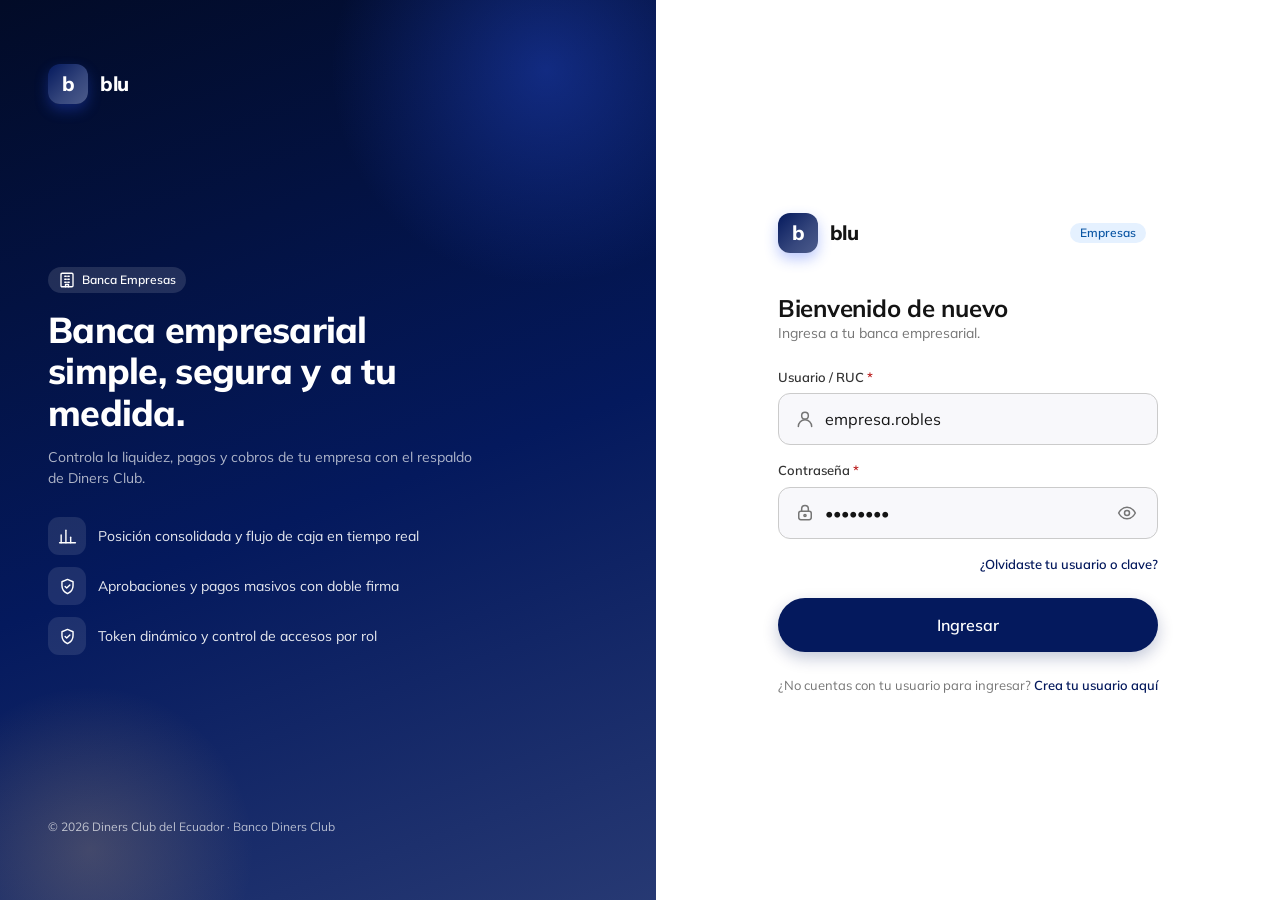
<file: index.html>
<!DOCTYPE html>
<html lang="es">
<head>
  <meta charset="UTF-8">
  <meta name="viewport" content="width=device-width, initial-scale=1">
  <meta name="theme-color" content="#04195D">
  <meta name="description" content="BLU Web — Banca digital de Diners Club Ecuador. Prototipo de rediseño UX/UI.">
  <title>BLU Web · Banca digital</title>
  <link rel="preconnect" href="https://fonts.googleapis.com">
  <link rel="preconnect" href="https://fonts.gstatic.com" crossorigin>
  <link href="https://fonts.googleapis.com/css2?family=Mulish:wght@300;400;500;700;800&display=swap" rel="stylesheet">
  <!-- ?v= evita caché obsoleta del navegador: bump al editar assets -->
  <link rel="stylesheet" href="css/design-system.css?v=62">
  <link rel="stylesheet" href="css/app.css?v=62">
  <link rel="stylesheet" href="css/legacy.css?v=62">
</head>
<body>
  <div id="root"></div>
  <script src="js/icons.js?v=62"></script>
  <script src="js/data.js?v=62"></script>
  <script src="js/app.js?v=62"></script>
  <script src="js/screens-catalog.js?v=62"></script>
  <script src="js/screens-products.js?v=62"></script>
  <script src="js/screens-payments.js?v=62"></script>
  <script src="js/screens-services.js?v=62"></script>
  <script src="js/screens-business.js?v=62"></script>
  <script src="js/screens-auth.js?v=62"></script>
  <script src="js/onboarding-signature.js?v=62"></script>
  <script src="js/onboarding-blu-plus.js?v=62"></script>
  <script src="js/screens-legacy.js?v=62"></script>
</body>
</html>
</file>
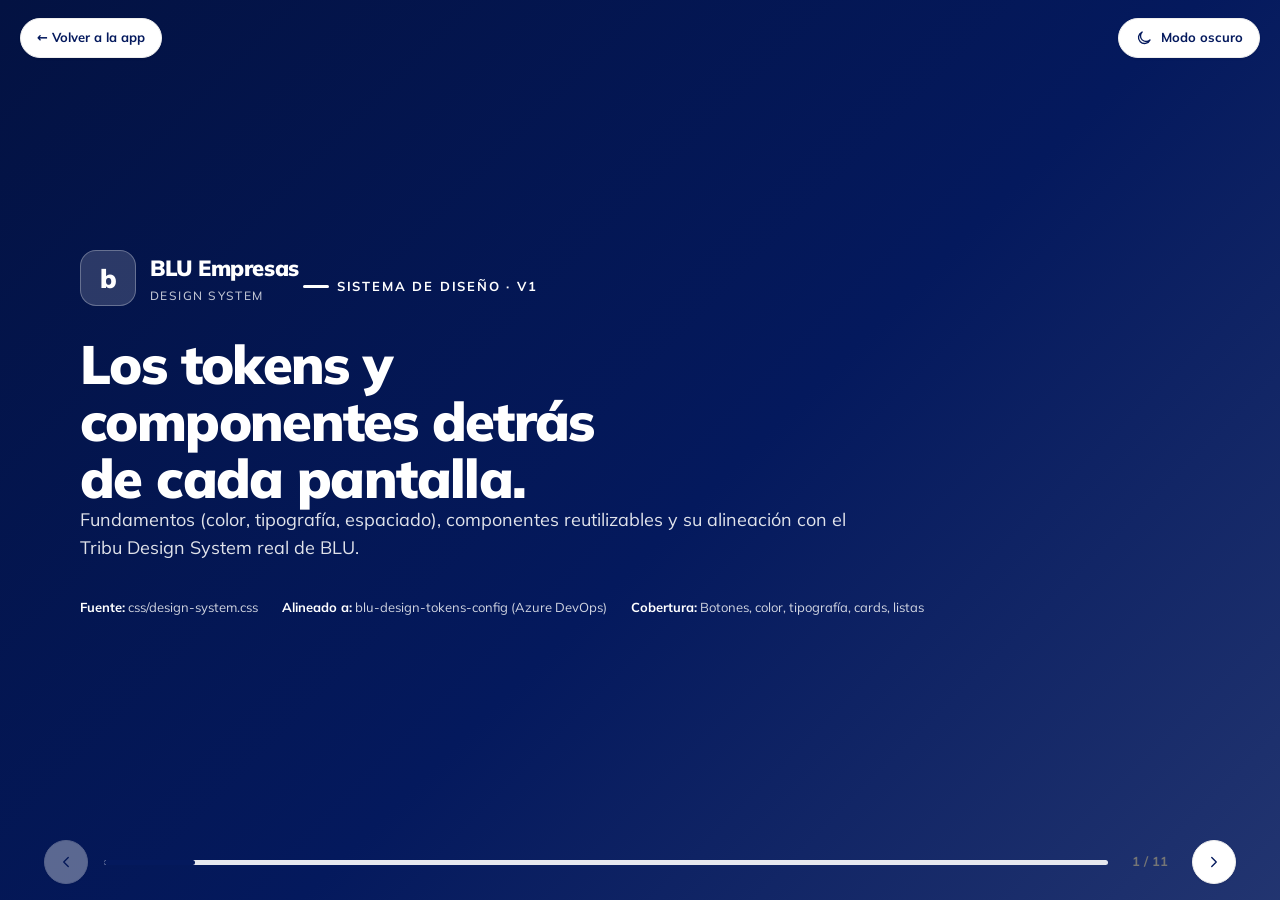
<file: design-system.html>
<!DOCTYPE html>
<html lang="es">
<head>
<meta charset="UTF-8">
<meta name="viewport" content="width=device-width, initial-scale=1">
<title>BLU Empresas · Design System</title>
<link rel="preconnect" href="https://fonts.googleapis.com">
<link rel="preconnect" href="https://fonts.gstatic.com" crossorigin>
<link href="https://fonts.googleapis.com/css2?family=Mulish:wght@300;400;500;700;800&display=swap" rel="stylesheet">
<link rel="stylesheet" href="css/design-system.css?v=62">
<link rel="stylesheet" href="css/app.css?v=62">
<style>
  /* ---------- Motor de presentación (deck) — mismo patrón que presentacion.html ---------- */
  *{box-sizing:border-box}
  html,body{height:100%}
  body{overflow:hidden}
  .deck{position:relative;height:100dvh;width:100%;overflow:hidden}
  .slide{
    position:absolute;inset:0;display:flex;flex-direction:column;justify-content:center;
    padding:clamp(24px,5vw,72px) clamp(24px,6vw,88px) 96px;opacity:0;transform:translateX(40px);pointer-events:none;
    transition:opacity .5s var(--ease),transform .5s var(--ease);overflow-y:auto;
  }
  .slide.is-active{opacity:1;transform:none;pointer-events:auto}
  .slide.is-prev{transform:translateX(-40px)}
  .wrap{width:100%;max-width:1120px;margin:0 auto}

  .ds-eyebrow{display:inline-flex;align-items:center;gap:8px;font-size:13px;font-weight:700;letter-spacing:.14em;text-transform:uppercase;color:var(--primary);margin-bottom:16px}
  .ds-eyebrow::before{content:"";width:26px;height:3px;border-radius:3px;background:var(--primary)}
  .ds-h1{font-size:clamp(30px,5vw,54px);font-weight:900;letter-spacing:-.03em;line-height:1.05}
  .ds-h2{font-size:clamp(24px,3.4vw,38px);font-weight:900;letter-spacing:-.02em;line-height:1.1;margin-bottom:12px}
  .ds-lead{font-size:clamp(15px,1.5vw,18px);color:var(--slate);line-height:1.55;max-width:70ch}

  /* Cover */
  .cover{background:var(--grad-card);color:#fff}
  .cover .ds-eyebrow{color:#fff}
  .cover .ds-eyebrow::before{background:#fff}
  .cover .ds-h1{max-width:18ch}
  .cover .ds-lead{color:rgba(255,255,255,.88)}
  .mark{display:inline-flex;align-items:center;gap:14px;margin-bottom:30px}
  .mark__ic{width:56px;height:56px;border-radius:16px;background:rgba(255,255,255,.16);border:1px solid rgba(255,255,255,.28);display:grid;place-items:center;font-weight:900;font-size:26px}
  .mark__t{font-weight:900;font-size:22px;letter-spacing:-.02em}
  .mark__t span{opacity:.75;font-weight:500;font-size:12px;letter-spacing:.12em;text-transform:uppercase;display:block;margin-top:2px}
  .cover .meta{margin-top:36px;display:flex;gap:24px;flex-wrap:wrap;font-size:13px;color:rgba(255,255,255,.82)}
  .cover .meta b{color:#fff;font-weight:700}

  /* Grids genéricos */
  .ds-grid{display:grid;gap:14px;margin-top:22px}
  .g2{grid-template-columns:repeat(2,1fr)} .g3{grid-template-columns:repeat(3,1fr)}
  .g4{grid-template-columns:repeat(4,1fr)} .g5{grid-template-columns:repeat(5,1fr)}
  .g6{grid-template-columns:repeat(6,1fr)}

  /* Swatches de color */
  .swatch{border-radius:var(--r-md);overflow:hidden;border:1px solid var(--line-2);box-shadow:var(--e-1)}
  .swatch__fill{height:64px}
  .swatch__meta{padding:8px 10px;background:var(--surface)}
  .swatch__name{font-size:12px;font-weight:700}
  .swatch__hex{font-size:11px;color:var(--muted);font-variant-numeric:tabular-nums}

  /* Escala tipográfica */
  .type-row{display:flex;align-items:baseline;gap:16px;padding:10px 0;border-bottom:1px solid var(--line-2)}
  .type-row .tag{width:110px;flex:none;font-size:12px;font-weight:700;color:var(--muted);font-variant-numeric:tabular-nums}
  .type-row .sample{flex:1}

  /* Barras de espaciado */
  .space-row{display:flex;align-items:center;gap:14px;padding:7px 0}
  .space-row .tag{width:64px;flex:none;font-size:12px;font-weight:700;color:var(--muted);font-variant-numeric:tabular-nums}
  .space-row .bar{height:16px;background:var(--primary);border-radius:4px}
  .space-row .px{font-size:12px;color:var(--muted);width:44px;flex:none}

  .radius-row{display:flex;align-items:center;gap:16px;flex-wrap:wrap;margin-top:20px}
  .radius-chip{width:76px;height:76px;background:var(--primary-soft);border:2px solid var(--primary);display:flex;align-items:flex-end;justify-content:center;padding-bottom:8px;font-size:11px;font-weight:700;color:var(--primary-strong)}

  .elev-card{background:var(--surface);border-radius:var(--r-lg);padding:22px;text-align:center}
  .elev-card b{display:block;font-size:15px;margin-bottom:4px}
  .elev-card span{font-size:12px;color:var(--muted)}

  .demo-card{background:var(--surface);border:1px solid var(--line-2);border-radius:var(--r-lg);padding:22px;box-shadow:var(--e-1)}
  .demo-card h3{font-size:15px;font-weight:700;margin-bottom:14px;display:flex;align-items:center;gap:8px}
  .demo-row{display:flex;flex-wrap:wrap;align-items:center;gap:10px}
  .demo-note{font-size:12.5px;color:var(--muted);margin-top:10px;line-height:1.5}

  .gov-list{margin-top:22px;display:flex;flex-direction:column;gap:10px}
  .gov-item{display:flex;align-items:flex-start;gap:12px;background:var(--surface);border:1px solid var(--line-2);border-radius:var(--r-md);padding:14px 16px;box-shadow:var(--e-1)}
  .gov-item .ic{width:34px;height:34px;border-radius:10px;display:grid;place-items:center;flex:none}
  .gov-item.ok .ic{background:var(--success-bg);color:var(--success)}
  .gov-item.pending .ic{background:var(--warning-bg);color:var(--warning)}
  .gov-item b{display:block;font-size:13.5px}
  .gov-item p{font-size:12.5px;color:var(--muted);margin-top:2px}

  /* controles del deck */
  .hud{position:fixed;left:0;right:0;bottom:0;z-index:20;display:flex;align-items:center;gap:16px;padding:16px clamp(20px,4vw,44px);pointer-events:none}
  .hud > *{pointer-events:auto}
  .ds-progress{flex:1;height:5px;background:var(--primary-soft);border-radius:5px;overflow:hidden}
  .ds-progress__bar{height:100%;width:0;background:var(--primary);border-radius:5px;transition:width .4s var(--ease)}
  .ds-nav{display:flex;gap:8px}
  .ds-nav button{width:44px;height:44px;border-radius:50%;border:1px solid var(--line-2);background:var(--surface);color:var(--primary);cursor:pointer;display:grid;place-items:center;box-shadow:var(--e-1);transition:transform .15s var(--ease),background .15s}
  .ds-nav button:hover{background:var(--primary-soft);transform:translateY(-2px)}
  .ds-nav button:disabled{opacity:.35;cursor:not-allowed;transform:none}
  .ds-count{font-size:13px;font-weight:700;color:var(--muted);min-width:52px;text-align:center;font-variant-numeric:tabular-nums}
  .top-bar{position:fixed;top:18px;left:0;right:0;z-index:20;display:flex;justify-content:space-between;padding:0 20px}
  .pill-link{display:inline-flex;align-items:center;gap:8px;background:var(--surface);border:1px solid var(--line-2);border-radius:999px;padding:9px 16px;font-size:13px;font-weight:700;color:var(--primary);text-decoration:none;box-shadow:var(--e-1);cursor:pointer}
  svg{stroke:currentColor;stroke-width:1.8;stroke-linecap:round;stroke-linejoin:round;fill:none}

  @media (max-width:900px){
    .g2,.g3,.g4,.g5,.g6{grid-template-columns:repeat(2,1fr)}
    .slide{padding:72px 20px 110px;justify-content:flex-start}
  }
  @media (prefers-reduced-motion:reduce){ .slide{transition:opacity .2s} }
</style>
</head>
<body>

<div class="top-bar">
  <a class="pill-link" href="index.html#/inicio">← Volver a la app</a>
  <button class="pill-link" id="themeBtn" type="button">Modo oscuro</button>
</div>

<div class="deck" id="deck">

  <!-- 1 · Cover -->
  <section class="slide cover">
    <div class="wrap">
      <div class="mark"><span class="mark__ic">b</span><span class="mark__t">BLU Empresas<span>Design System</span></span></div>
      <div class="ds-eyebrow">Sistema de diseño · v1</div>
      <h1 class="ds-h1">Los tokens y componentes detrás de cada pantalla.</h1>
      <p class="ds-lead">Fundamentos (color, tipografía, espaciado), componentes reutilizables y su alineación con el Tribu Design System real de BLU.</p>
      <div class="meta"><span><b>Fuente:</b> css/design-system.css</span><span><b>Alineado a:</b> blu-design-tokens-config (Azure DevOps)</span><span><b>Cobertura:</b> Botones, color, tipografía, cards, listas</span></div>
    </div>
  </section>

  <!-- 2 · Paleta de marca -->
  <section class="slide">
    <div class="wrap">
      <div class="ds-eyebrow">Fundamentos · Color</div>
      <h2 class="ds-h2">Paleta de marca BLU.</h2>
      <p class="ds-lead">Azules derivados de la identidad Diners Club / BLU. <b style="color:var(--ink)">blu-600</b> es el primario semántico (<code>--primary</code>); <b style="color:var(--ink)">blu-700</b> es la acción fuerte.</p>
      <div class="ds-grid g6" id="brandSwatches"></div>
    </div>
  </section>

  <!-- 3 · Colores semánticos -->
  <section class="slide">
    <div class="wrap">
      <div class="ds-eyebrow">Fundamentos · Color</div>
      <h2 class="ds-h2">Colores semánticos.</h2>
      <p class="ds-lead">Cada estado tiene un par texto/fondo con contraste AA. Nunca se usa el color como único indicador — siempre acompañado de ícono o texto.</p>
      <div class="ds-grid g4" id="semanticSwatches"></div>
      <div class="demo-note">Modo oscuro: los mismos tokens (<code>--success</code>, <code>--warning</code>, <code>--error</code>, <code>--info</code>) cambian de valor bajo <code>[data-theme="dark"]</code> — no se invierten, se usan variantes tonales más claras. Prueba el botón "Modo oscuro" arriba.</div>
    </div>
  </section>

  <!-- 4 · Tipografía -->
  <section class="slide">
    <div class="wrap">
      <div class="ds-eyebrow">Fundamentos · Tipografía</div>
      <h2 class="ds-h2">Una sola familia, jerarquía clara.</h2>
      <p class="ds-lead"><b style="color:var(--ink)">Mulish</b> en toda la plataforma (fuente del Tribu Design System). Escala de tamaños fija (<code>--fs-11</code> a <code>--fs-36</code>) y utilidades <code>.h1</code>–<code>.h4</code> para encabezados.</p>
      <div class="ds-grid" style="margin-top:24px">
        <div class="type-row"><span class="tag">.h1 · 30px</span><span class="sample h1">Encabezado principal</span></div>
        <div class="type-row"><span class="tag">.h2 · 24px</span><span class="sample h2">Encabezado de sección</span></div>
        <div class="type-row"><span class="tag">.h3 · 20px</span><span class="sample h3">Título de card</span></div>
        <div class="type-row"><span class="tag">.h4 · 16px</span><span class="sample h4">Subtítulo</span></div>
        <div class="type-row"><span class="tag">.eyebrow · 12px</span><span class="sample eyebrow">Etiqueta de categoría</span></div>
        <div class="type-row"><span class="tag">body · 14px</span><span class="sample">Texto de cuerpo estándar, line-height 1.5 para lectura cómoda.</span></div>
        <div class="type-row"><span class="tag">.text-muted</span><span class="sample text-muted">Texto secundario / hints (--muted)</span></div>
      </div>
    </div>
  </section>

  <!-- 5 · Espaciado y radios -->
  <section class="slide">
    <div class="wrap">
      <div class="ds-eyebrow">Fundamentos · Layout</div>
      <h2 class="ds-h2">Grid de 8px, radios consistentes.</h2>
      <p class="ds-lead">Todo el espaciado se deriva de una escala de 4/8px; los radios van de "casi recto" (inputs) a "pill" (botones, badges).</p>
      <div class="ds-grid g2" style="margin-top:22px">
        <div>
          <div class="demo-note" style="margin:0 0 8px;font-weight:700;color:var(--ink)">Espaciado (--s-1 … --s-10)</div>
          <div id="spaceRows"></div>
        </div>
        <div>
          <div class="demo-note" style="margin:0 0 8px;font-weight:700;color:var(--ink)">Radios (--r-xs … --r-full)</div>
          <div class="radius-row" id="radiusRow"></div>
        </div>
      </div>
    </div>
  </section>

  <!-- 6 · Elevación -->
  <section class="slide">
    <div class="wrap">
      <div class="ds-eyebrow">Fundamentos · Profundidad</div>
      <h2 class="ds-h2">Elevación y movimiento.</h2>
      <p class="ds-lead">Sombras sutiles en 4 niveles; transiciones cortas (140–320ms) con easing consistente. Se respeta <code>prefers-reduced-motion</code>.</p>
      <div class="ds-grid g4" id="elevGrid"></div>
      <div class="demo-note">Duraciones: <code>--dur-1</code> 140ms (micro) · <code>--dur-2</code> 220ms (estándar) · <code>--dur-3</code> 320ms (modales/toasts).</div>
    </div>
  </section>

  <!-- 7 · Botones -->
  <section class="slide">
    <div class="wrap">
      <div class="ds-eyebrow">Componentes · Acción</div>
      <h2 class="ds-h2">Botones alineados al Tribu Design System.</h2>
      <p class="ds-lead">Primario navy sólido <code>#04195d</code> (sin gradiente), pill, con estados hover/press/disabled tomados directo de <code>blu-design-tokens-config</code>.</p>
      <div class="demo-card" style="margin-top:20px">
        <h3>Variantes y tamaños</h3>
        <div class="demo-row">
          <button class="btn btn--primary">Primario</button>
          <button class="btn btn--secondary">Secundario</button>
          <button class="btn btn--ghost">Ghost / link</button>
          <button class="btn btn--danger">Danger</button>
          <button class="btn btn--primary" disabled>Deshabilitado</button>
        </div>
        <div class="demo-row" style="margin-top:14px">
          <button class="btn btn--primary btn--sm">Small</button>
          <button class="btn btn--primary">Default</button>
          <button class="btn btn--primary btn--lg">Large</button>
          <button class="icon-btn" aria-label="Ícono"></button>
        </div>
        <div class="demo-note">Un solo CTA primario por pantalla; acciones secundarias siempre subordinadas visualmente.</div>
      </div>
    </div>
  </section>

  <!-- 8 · Badges / Pills -->
  <section class="slide">
    <div class="wrap">
      <div class="ds-eyebrow">Componentes · Estado</div>
      <h2 class="ds-h2">Badges, chips y pills de estado.</h2>
      <p class="ds-lead">Comunican estado de producto (al día, en mora, pendiente) de forma consistente en toda la app.</p>
      <div class="demo-card" style="margin-top:20px">
        <h3>Badges</h3>
        <div class="demo-row">
          <span class="badge badge--success"><span class="dot"></span>Al día</span>
          <span class="badge badge--warning"><span class="dot"></span>En mora</span>
          <span class="badge badge--error"><span class="dot"></span>En legal</span>
          <span class="badge badge--info">Informativo</span>
          <span class="badge badge--neutral">Neutral</span>
        </div>
      </div>
      <div class="demo-card" style="margin-top:14px">
        <h3>Chips</h3>
        <div class="demo-row">
          <span class="chip">Filtrar</span>
          <span class="chip is-active">Activo</span>
        </div>
      </div>
      <div class="demo-card" style="margin-top:14px">
        <h3>Pills de interés / estado (Home)</h3>
        <div class="demo-row">
          <div class="acct-interes">↑ <strong>$46,32</strong> este mes</div>
          <div class="acct-interes acct-interes--warn">En mora</div>
          <div class="acct-interes acct-interes--danger">En legal</div>
        </div>
      </div>
    </div>
  </section>

  <!-- 9 · Cards y productos -->
  <section class="slide">
    <div class="wrap">
      <div class="ds-eyebrow">Componentes · Contenido</div>
      <h2 class="ds-h2">Cards y filas de producto.</h2>
      <p class="ds-lead">Dos patrones conviven: la card grande de carrusel en Home (<code>.prod-xl</code>) y la fila de lista para catálogos completos (<code>.pcard-row</code>).</p>
      <div class="ds-grid g2" style="margin-top:16px">
        <div class="demo-card">
          <h3>Card de producto (Home)</h3>
          <button class="prod-xl acct-card-plain" style="max-width:280px;margin:0 auto" aria-label="Ejemplo cuenta">
            <div class="prod-xl__body">
              <span class="prod__ic prod__ic--acct" style="margin:0 auto 8px"></span>
              <div class="prod-xl__name">Cuenta de Ahorros blu</div>
              <div class="prod-xl__id num">Ahorros · ••• 2205</div>
              <div class="prod-xl__amt num" style="font-size:24px;margin-top:10px">$12.580,40</div>
              <div class="prod-xl__sub">Saldo disponible</div>
              <div class="acct-interes">↑ <strong>$46,32</strong> este mes</div>
            </div>
          </button>
        </div>
        <div class="demo-card">
          <h3>Fila de lista (Tarjetas / Cuentas / Prepago)</h3>
          <div class="pcard-row">
            <div class="pcard-row__art" style="background:linear-gradient(135deg,#14213F,#26365E,#3A4F80)"></div>
            <div class="pcard-row__body">
              <div class="pcard-row__name">Diners Club</div>
              <div class="pcard-row__num">···4417</div>
              <div class="pcard-row__num" style="margin-top:2px">Pagar hasta 02 ago</div>
            </div>
            <div class="pcard-row__value">
              <div class="pcard-row__lbl">Saldo a pagar</div>
              <div class="pcard-row__amt num">$2.340,18</div>
            </div>
            <button class="btn btn--primary btn--sm">Ver detalles</button>
          </div>
        </div>
      </div>
    </div>
  </section>

  <!-- 10 · Formularios -->
  <section class="slide">
    <div class="wrap">
      <div class="ds-eyebrow">Componentes · Entrada</div>
      <h2 class="ds-h2">Formularios y controles.</h2>
      <p class="ds-lead">Etiquetas siempre visibles (no solo placeholder), estados de validación por borde + texto, nunca solo color.</p>
      <div class="ds-grid g2" style="margin-top:16px">
        <div class="demo-card">
          <h3>Input y estados</h3>
          <div class="field"><label>Correo electrónico</label><div class="control"><input placeholder="nombre@empresa.com"></div></div>
          <div class="field"><label>Con error</label><div class="control is-invalid"><input value="usuario@"></div><span class="error-text" style="display:flex">Ingresa un correo válido</span></div>
        </div>
        <div class="demo-card">
          <h3>Segmentado y switch</h3>
          <div class="segmented" style="margin-bottom:16px"><button class="is-active">Hoy</button><button>7 días</button><button>Mes</button></div>
          <label class="switch"><input type="checkbox" checked><span class="track"></span></label>
          <span style="margin-left:10px;font-size:13px;color:var(--slate)">Notificaciones activas</span>
        </div>
      </div>
    </div>
  </section>

  <!-- 11 · Gobernanza -->
  <section class="slide">
    <div class="wrap">
      <div class="ds-eyebrow">Gobernanza</div>
      <h2 class="ds-h2">Qué está alineado, qué falta.</h2>
      <p class="ds-lead">El Tribu Design System real vive en <b style="color:var(--ink)">blu-design-tokens-config</b> (Azure DevOps). Este prototipo alinea progresivamente sus tokens a esa fuente.</p>
      <div class="gov-list">
        <div class="gov-item ok"><span class="ic gov-ic-check"></span><div><b>Botones</b><p>Primario navy #04195d sólido, pill, estados hover/press/disabled y theme-aware — tomado 1:1 de <code>/tokens/components/button.json</code>.</p></div></div>
        <div class="gov-item ok"><span class="ic gov-ic-check"></span><div><b>Modo oscuro</b><p>Tokens paralelos completos (color, sombra, superficie) bajo <code>[data-theme="dark"]</code>, no solo inversión de brillo.</p></div></div>
        <div class="gov-item ok"><span class="ic gov-ic-check"></span><div><b>Color de marca navy</b><p>Toda la app usa la escala <code>blu</code> navy del DS (primario <code>#04195D</code>): botones, links, tabs, gráficos e íconos. Ya no quedan acentos del azul del rediseño anterior.</p></div></div>
        <div class="gov-item ok"><span class="ic gov-ic-check"></span><div><b>Tipografía Mulish</b><p>Fuente <code>Mulish</code> del Tribu Design System aplicada en toda la plataforma (antes Roboto).</p></div></div>
        <div class="gov-item ok"><span class="ic gov-ic-check"></span><div><b>Colores semánticos</b><p>Feedback (success/warning/error/info), superficies y texto tomados de <code>080726 V2</code> (semantic/light).</p></div></div>
        <div class="gov-item pending"><span class="ic gov-ic-alert"></span><div><b>Modo oscuro</b><p>Funcional con tokens paralelos; queda pendiente mapear los valores exactos de <code>semantic/dark</code> del DS.</p></div></div>
      </div>
    </div>
  </section>

</div>

<div class="hud">
  <div class="ds-nav"><button id="prev" aria-label="Anterior"><svg viewBox="0 0 24 24" width="18" height="18"><polyline points="15 18 9 12 15 6"/></svg></button></div>
  <div class="ds-progress"><div class="ds-progress__bar" id="bar"></div></div>
  <div class="ds-count" id="count">1 / 11</div>
  <div class="ds-nav"><button id="next" aria-label="Siguiente"><svg viewBox="0 0 24 24" width="18" height="18"><polyline points="9 18 15 12 9 6"/></svg></button></div>
</div>

<script src="js/icons.js?v=62"></script>
<script>
  // Íconos reales del sistema (misma librería que la app)
  document.querySelector('.prod__ic--acct').innerHTML = icon('wallet');
  document.querySelector('.icon-btn').innerHTML = icon('bell');
  document.getElementById('themeBtn').innerHTML = icon('moon') + ' Modo oscuro';
  document.querySelectorAll('.gov-ic-check').forEach(el => el.innerHTML = icon('check'));
  document.querySelectorAll('.gov-ic-alert').forEach(el => el.innerHTML = icon('alert'));

  // Paleta de marca
  const BRAND = ['blu-50','blu-100','blu-200','blu-300','blu-400','blu-500','blu-600','blu-700','blu-800','blu-900','sky','soap'];
  const cs = getComputedStyle(document.documentElement);
  document.getElementById('brandSwatches').innerHTML = BRAND.map(n => {
    const hex = cs.getPropertyValue('--'+n).trim();
    return `<div class="swatch"><div class="swatch__fill" style="background:${hex}"></div><div class="swatch__meta"><div class="swatch__name">--${n}</div><div class="swatch__hex">${hex}</div></div></div>`;
  }).join('');

  // Semánticos
  const SEMANTIC = [['success','Success'],['warning','Warning'],['error','Error'],['info','Info']];
  document.getElementById('semanticSwatches').innerHTML = SEMANTIC.map(([n,label]) => {
    const fg = cs.getPropertyValue('--'+n).trim(), bg = cs.getPropertyValue('--'+n+'-bg').trim();
    return `<div class="swatch"><div class="swatch__fill" style="background:${bg};display:flex;align-items:center;justify-content:center;color:${fg};font-weight:700;font-size:13px">${label}</div><div class="swatch__meta"><div class="swatch__name">--${n}</div><div class="swatch__hex">${fg}</div></div></div>`;
  }).join('');

  // Espaciado
  const SPACE = [1,2,3,4,5,6,7,8,9,10];
  document.getElementById('spaceRows').innerHTML = SPACE.map(n => {
    const px = cs.getPropertyValue('--s-'+n).trim();
    return `<div class="space-row"><span class="tag">--s-${n}</span><span class="bar" style="width:${px}"></span><span class="px">${px}</span></div>`;
  }).join('');

  // Radios
  const RADIUS = ['r-xs','r-sm','r-md','r-lg','r-xl','r-full'];
  document.getElementById('radiusRow').innerHTML = RADIUS.map(n => {
    const val = cs.getPropertyValue('--'+n).trim();
    return `<div class="radius-chip" style="border-radius:${val}">${n}</div>`;
  }).join('');

  // Elevación
  const ELEV = [1,2,3,4];
  document.getElementById('elevGrid').innerHTML = ELEV.map(n =>
    `<div class="elev-card" style="box-shadow:var(--e-${n})"><b>e-${n}</b><span>--e-${n}</span></div>`
  ).join('');

  // Tema oscuro/claro en vivo
  const themeBtn = document.getElementById('themeBtn');
  themeBtn.onclick = () => {
    const dark = document.documentElement.getAttribute('data-theme') === 'dark';
    document.documentElement.setAttribute('data-theme', dark ? 'light' : 'dark');
    themeBtn.innerHTML = icon(dark ? 'moon' : 'sun') + (dark ? ' Modo oscuro' : ' Modo claro');
  };

  // Motor de slides (idéntico a presentacion.html)
  const slides = [...document.querySelectorAll('.slide')];
  const bar = document.getElementById('bar');
  const count = document.getElementById('count');
  const prev = document.getElementById('prev');
  const next = document.getElementById('next');
  let i = 0;
  function show(n){
    i = Math.max(0, Math.min(slides.length-1, n));
    slides.forEach((s,x)=>{ s.classList.toggle('is-active', x===i); s.classList.toggle('is-prev', x<i); });
    bar.style.width = ((i+1)/slides.length*100)+'%';
    count.textContent = (i+1)+' / '+slides.length;
    prev.disabled = i===0; next.disabled = i===slides.length-1;
  }
  next.onclick = ()=>show(i+1);
  prev.onclick = ()=>show(i-1);
  document.addEventListener('keydown', e=>{
    if(e.key==='ArrowRight'||e.key===' '||e.key==='PageDown'){ e.preventDefault(); show(i+1); }
    if(e.key==='ArrowLeft'||e.key==='PageUp'){ e.preventDefault(); show(i-1); }
    if(e.key==='Home'){ show(0); } if(e.key==='End'){ show(slides.length-1); }
  });
  let sx=null;
  document.addEventListener('touchstart',e=>sx=e.touches[0].clientX,{passive:true});
  document.addEventListener('touchend',e=>{ if(sx===null)return; const dx=e.changedTouches[0].clientX-sx; if(Math.abs(dx)>50) show(dx<0?i+1:i-1); sx=null; });
  show(0);
</script>
</body>
</html>
</file>
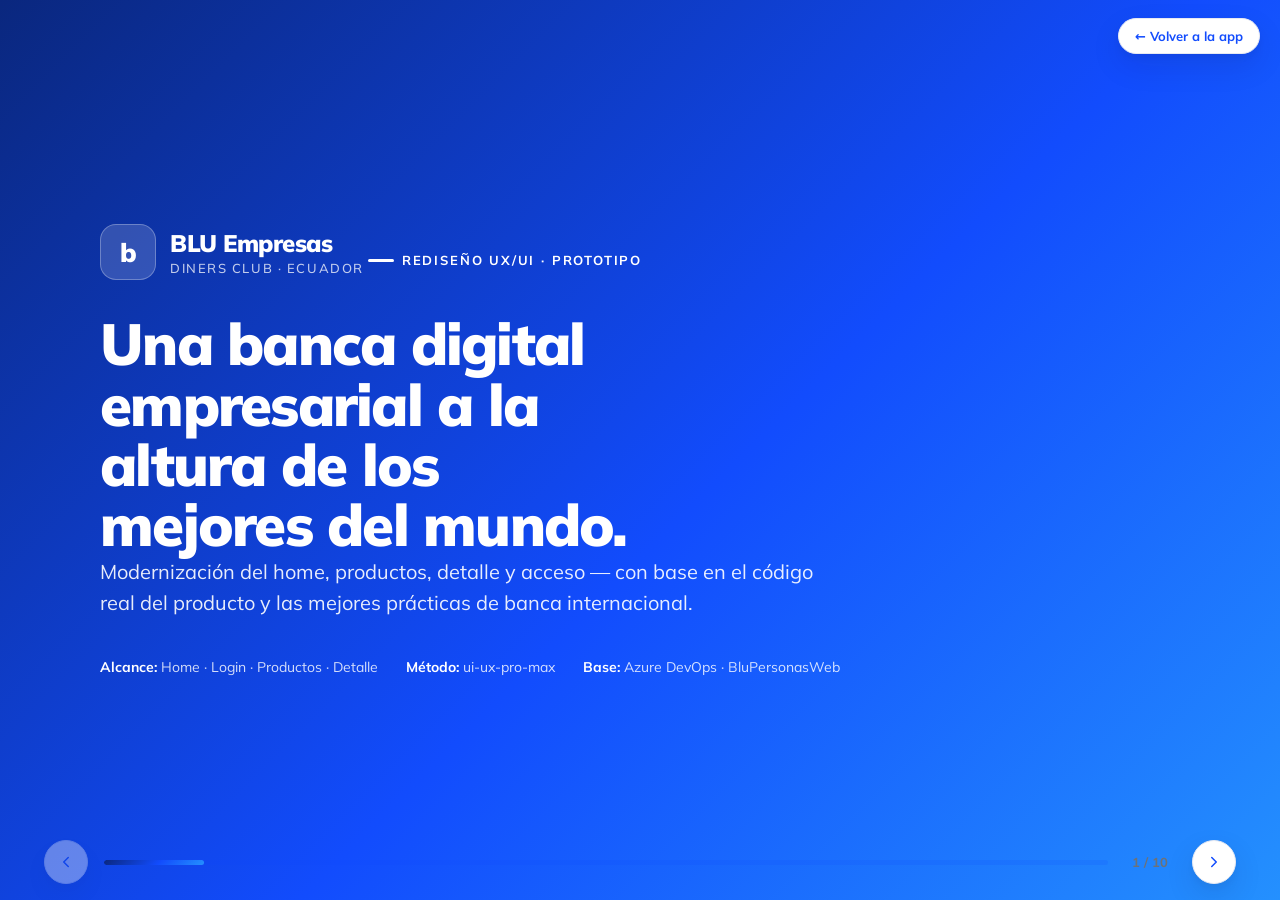
<file: presentacion.html>
<!DOCTYPE html>
<html lang="es">
<head>
<meta charset="UTF-8">
<meta name="viewport" content="width=device-width, initial-scale=1">
<title>BLU Empresas · Rediseño UX/UI — Presentación</title>
<link rel="preconnect" href="https://fonts.googleapis.com">
<link rel="preconnect" href="https://fonts.gstatic.com" crossorigin>
<link href="https://fonts.googleapis.com/css2?family=Mulish:wght@300;400;500;700;800&display=swap" rel="stylesheet">
<style>
  :root{
    --blu-900:#0A277E; --blu-700:#124CFD; --blu-600:#2C55F5; --blu-500:#4C71FC; --blu-50:#EDF1FF;
    --ink:#14182B; --slate:#3A4152; --muted:#6D7278; --line:#E6E9F2; --surface:#fff; --bg:#F5F7FC;
    --success:#107549; --success-bg:#E7F6EF; --warn:#B7791F; --warn-bg:#FEF3E2;
    --grad:linear-gradient(135deg,#0A277E 0%,#124CFD 55%,#32C5FF 135%);
    --r:20px; --r-sm:12px; --e:0 12px 30px rgba(16,22,51,.10),0 4px 10px rgba(16,22,51,.05);
    --ease:cubic-bezier(.22,.61,.36,1);
  }
  *{box-sizing:border-box;margin:0;padding:0}
  html,body{height:100%}
  body{font-family:Mulish,system-ui,sans-serif;background:var(--bg);color:var(--ink);overflow:hidden}
  .deck{position:relative;height:100dvh;width:100%;overflow:hidden}
  .slide{
    position:absolute;inset:0;display:flex;flex-direction:column;justify-content:center;
    padding:clamp(28px,6vw,88px);opacity:0;transform:translateX(40px);pointer-events:none;
    transition:opacity .5s var(--ease),transform .5s var(--ease);overflow-y:auto;
  }
  .slide.is-active{opacity:1;transform:none;pointer-events:auto}
  .slide.is-prev{transform:translateX(-40px)}
  .wrap{width:100%;max-width:1080px;margin:0 auto}

  /* Eyebrow / titles */
  .eyebrow{display:inline-flex;align-items:center;gap:8px;font-size:13px;font-weight:700;letter-spacing:.14em;text-transform:uppercase;color:var(--blu-600);margin-bottom:18px}
  .eyebrow::before{content:"";width:26px;height:3px;border-radius:3px;background:var(--blu-600)}
  h1{font-size:clamp(30px,5vw,58px);font-weight:900;letter-spacing:-.03em;line-height:1.04}
  h2{font-size:clamp(24px,3.6vw,42px);font-weight:900;letter-spacing:-.02em;line-height:1.08;margin-bottom:14px}
  .lead{font-size:clamp(16px,1.7vw,20px);color:var(--slate);line-height:1.55;max-width:60ch}
  .muted{color:var(--muted)}

  /* Cover */
  .cover{background:var(--grad);color:#fff}
  .cover .eyebrow{color:#fff}
  .cover .eyebrow::before{background:#fff}
  .cover h1{max-width:16ch}
  .cover .lead{color:rgba(255,255,255,.9)}
  .mark{display:inline-flex;align-items:center;gap:14px;margin-bottom:34px}
  .mark__ic{width:56px;height:56px;border-radius:16px;background:rgba(255,255,255,.16);border:1px solid rgba(255,255,255,.28);display:grid;place-items:center;font-weight:900;font-size:26px;letter-spacing:-1px}
  .mark__t{font-weight:900;font-size:24px;letter-spacing:-.02em}
  .mark__t span{opacity:.75;font-weight:500;font-size:13px;letter-spacing:.12em;text-transform:uppercase;display:block;margin-top:2px}
  .cover .meta{margin-top:40px;display:flex;gap:28px;flex-wrap:wrap;font-size:14px;color:rgba(255,255,255,.82)}
  .cover .meta b{color:#fff;font-weight:700}

  /* Cards / grids */
  .cards{display:grid;gap:16px;margin-top:26px}
  .g2{grid-template-columns:repeat(2,1fr)} .g3{grid-template-columns:repeat(3,1fr)} .g4{grid-template-columns:repeat(4,1fr)}
  .card{background:var(--surface);border:1px solid var(--line);border-radius:var(--r);padding:22px 22px;box-shadow:var(--e)}
  .card h3{font-size:17px;font-weight:700;margin-bottom:6px;display:flex;align-items:center;gap:10px}
  .card p{font-size:14px;color:var(--slate);line-height:1.5}
  .ic{width:38px;height:38px;border-radius:11px;background:var(--blu-50);color:var(--blu-600);display:grid;place-items:center;flex-shrink:0}
  .ic svg{width:20px;height:20px}
  .card--accent{background:var(--grad);color:#fff;border:0}
  .card--accent h3,.card--accent p{color:#fff}
  .card--accent p{opacity:.9}
  .card--accent .ic{background:rgba(255,255,255,.16);color:#fff}

  /* chips */
  .chips{display:flex;flex-wrap:wrap;gap:10px;margin-top:24px}
  .chip{display:inline-flex;align-items:center;gap:8px;background:var(--surface);border:1px solid var(--line);border-radius:999px;padding:9px 16px;font-size:14px;font-weight:600;color:var(--slate);box-shadow:var(--e)}
  .chip .dot{width:8px;height:8px;border-radius:50%;background:var(--blu-600)}
  .chip.ok .dot{background:var(--success)}

  /* before/after */
  .ba{display:grid;grid-template-columns:1fr 1fr;gap:16px;margin-top:26px}
  .ba__col{border-radius:var(--r);padding:22px;border:1px solid var(--line)}
  .ba__col--before{background:#fff}
  .ba__col--after{background:var(--blu-50);border-color:var(--blu-500)}
  .ba__tag{display:inline-flex;align-items:center;gap:8px;font-size:12px;font-weight:800;letter-spacing:.1em;text-transform:uppercase;margin-bottom:14px}
  .ba__col--before .ba__tag{color:var(--muted)}
  .ba__col--after .ba__tag{color:var(--blu-700)}
  .ba li{list-style:none;font-size:14.5px;color:var(--slate);line-height:1.5;padding:7px 0 7px 26px;position:relative}
  .ba li::before{content:"";position:absolute;left:0;top:13px;width:14px;height:14px;border-radius:50%;background:var(--line)}
  .ba__col--after li::before{background:var(--success);box-shadow:0 0 0 4px var(--success-bg)}

  /* stats */
  .stats{display:grid;grid-template-columns:repeat(3,1fr);gap:16px;margin-top:26px}
  .stat{background:var(--surface);border:1px solid var(--line);border-radius:var(--r);padding:24px;box-shadow:var(--e)}
  .stat b{display:block;font-size:clamp(30px,4vw,44px);font-weight:900;letter-spacing:-.02em;color:var(--blu-700);line-height:1}
  .stat span{display:block;margin-top:8px;font-size:14px;color:var(--slate)}

  /* controls */
  .hud{position:fixed;left:0;right:0;bottom:0;z-index:20;display:flex;align-items:center;gap:16px;padding:16px clamp(20px,4vw,44px);pointer-events:none}
  .hud > *{pointer-events:auto}
  .progress{flex:1;height:5px;background:rgba(18,76,253,.14);border-radius:5px;overflow:hidden}
  .progress__bar{height:100%;width:0;background:var(--grad);border-radius:5px;transition:width .4s var(--ease)}
  .nav{display:flex;gap:8px}
  .nav button{width:44px;height:44px;border-radius:50%;border:1px solid var(--line);background:var(--surface);color:var(--blu-700);cursor:pointer;display:grid;place-items:center;box-shadow:var(--e);transition:transform .15s var(--ease),background .15s}
  .nav button:hover{background:var(--blu-50);transform:translateY(-2px)}
  .nav button:disabled{opacity:.35;cursor:not-allowed;transform:none}
  .count{font-size:13px;font-weight:700;color:var(--muted);min-width:52px;text-align:center;font-variant-numeric:tabular-nums}
  .back-home{position:fixed;top:18px;right:20px;z-index:20;display:inline-flex;align-items:center;gap:8px;background:var(--surface);border:1px solid var(--line);border-radius:999px;padding:9px 16px;font-size:13px;font-weight:700;color:var(--blu-700);text-decoration:none;box-shadow:var(--e)}
  .cover ~ .back-home{}
  svg{stroke:currentColor;stroke-width:2;stroke-linecap:round;stroke-linejoin:round;fill:none}

  @media (max-width:820px){
    .g2,.g3,.g4,.ba,.stats{grid-template-columns:1fr}
    .slide{padding:64px 22px 96px;justify-content:flex-start}
  }
  @media (prefers-reduced-motion:reduce){ .slide{transition:opacity .2s} }
</style>
</head>
<body>
<a class="back-home" href="index.html#/inicio">← Volver a la app</a>
<div class="deck" id="deck">

  <!-- 1 · Cover -->
  <section class="slide cover">
    <div class="wrap">
      <div class="mark"><span class="mark__ic">b</span><span class="mark__t">BLU Empresas<span>Diners Club · Ecuador</span></span></div>
      <div class="eyebrow">Rediseño UX/UI · Prototipo</div>
      <h1>Una banca digital empresarial a la altura de los mejores del mundo.</h1>
      <p class="lead">Modernización del home, productos, detalle y acceso — con base en el código real del producto y las mejores prácticas de banca internacional.</p>
      <div class="meta"><span><b>Alcance:</b> Home · Login · Productos · Detalle</span><span><b>Método:</b> ui-ux-pro-max</span><span><b>Base:</b> Azure DevOps · BluPersonasWeb</span></div>
    </div>
  </section>

  <!-- 2 · Reto -->
  <section class="slide">
    <div class="wrap">
      <div class="eyebrow">El reto</div>
      <h2>Modernizar sin perder la identidad Diners / BLU.</h2>
      <p class="lead">El home se sentía cargado y poco jerárquico, el detalle de producto no seguía patrones reconocibles y había elementos redundantes. El objetivo: claridad, foco y una experiencia "premium" coherente con la marca.</p>
      <div class="cards g3">
        <div class="card"><h3><span class="ic" data-icon="layout"></span>Jerarquía</h3><p>Priorizar saldo, acciones y productos; reducir ruido visual.</p></div>
        <div class="card"><h3><span class="ic" data-icon="star"></span>Percepción premium</h3><p>Tarjetas con imagen, tipografía y espaciado consistentes.</p></div>
        <div class="card"><h3><span class="ic" data-icon="check"></span>Patrones probados</h3><p>Reutilizar convenciones que el usuario ya conoce de otras apps.</p></div>
      </div>
    </div>
  </section>

  <!-- 3 · Estudio de mercado -->
  <section class="slide">
    <div class="wrap">
      <div class="eyebrow">Estudio de mercado</div>
      <h2>Referencias: banca líder + el producto real.</h2>
      <p class="lead">Analizamos apps de banca digital de referencia mundial y, sobre todo, el <b>código fuente real de BLU</b> en Azure DevOps para respetar el modelo y la identidad existentes.</p>
      <div class="cards g4">
        <div class="card"><h3>Revolut · N26</h3><p>Detalle de producto: imagen a la izquierda + barra de acciones compacta.</p></div>
        <div class="card"><h3>Monzo · BBVA</h3><p>Movimientos a lo ancho al final; un solo CTA primario por pantalla.</p></div>
        <div class="card"><h3>Neobancos</h3><p>Cards de cuenta con tasa e interés ganado visibles y directos.</p></div>
        <div class="card card--accent"><h3><span class="ic" data-icon="code"></span>BluPersonasWeb</h3><p>Fuente real (Next.js) en Azure DevOps: estructura "Tus productos", tabs y carrusel.</p></div>
      </div>
    </div>
  </section>

  <!-- 4 · Metodología / skill -->
  <section class="slide">
    <div class="wrap">
      <div class="eyebrow">Metodología</div>
      <h2>Decisiones guiadas por <span style="color:var(--blu-700)">/ui-ux-pro-max</span>.</h2>
      <p class="lead">Cada cambio se validó contra una base de reglas de UX y accesibilidad, priorizando lo crítico primero.</p>
      <div class="chips">
        <span class="chip ok"><span class="dot"></span>Una sola acción primaria por pantalla</span>
        <span class="chip ok"><span class="dot"></span>Touch targets ≥ 44px</span>
        <span class="chip ok"><span class="dot"></span>Jerarquía por tamaño y espacio, no solo color</span>
        <span class="chip ok"><span class="dot"></span>Íconos SVG (sin emojis estructurales)</span>
        <span class="chip ok"><span class="dot"></span>Contraste AA en texto y estados</span>
        <span class="chip ok"><span class="dot"></span>Feedback en cada acción</span>
        <span class="chip ok"><span class="dot"></span>Tokens de marca (sin hex sueltos)</span>
        <span class="chip ok"><span class="dot"></span>Mobile-first y responsive</span>
      </div>
    </div>
  </section>

  <!-- 5 · Home -->
  <section class="slide">
    <div class="wrap">
      <div class="eyebrow">Home</div>
      <h2>Un inicio enfocado y accionable.</h2>
      <div class="ba">
        <div class="ba__col ba__col--before"><div class="ba__tag">Antes</div><ul>
          <li>Dos columnas con "Gastos del mes" y "Mis productos" redundantes</li>
          <li>Productos en tarjetas pequeñas, poca presencia visual</li>
          <li>Ruido que competía con la posición consolidada</li>
        </ul></div>
        <div class="ba__col ba__col--after"><div class="ba__tag">Después</div><ul>
          <li>Sección "Tus productos" con tabs arriba (estructura app real)</li>
          <li>Tarjetas de producto con imagen grande y carrusel</li>
          <li>Posición consolidada + accesos rápidos como foco principal</li>
        </ul></div>
      </div>
    </div>
  </section>

  <!-- 6 · Cards de producto -->
  <section class="slide">
    <div class="wrap">
      <div class="eyebrow">Cards de producto</div>
      <h2>Cada producto, claro de un vistazo.</h2>
      <p class="lead">Tabs tipo pill (Tarjetas · Cuentas · Créditos · Inversiones), imágenes de producto y datos clave por categoría.</p>
      <div class="cards g3">
        <div class="card"><h3><span class="ic" data-icon="card"></span>Tarjetas</h3><p>Arte de tarjeta a tamaño real, cupo disponible y estado de pago.</p></div>
        <div class="card"><h3><span class="ic" data-icon="wallet"></span>Cuentas</h3><p><b>Tasa de interés y "cuánto has ganado"</b> visibles con etiqueta de alto contraste.</p></div>
        <div class="card"><h3><span class="ic" data-icon="chart"></span>Inversiones</h3><p>Cover de marca con rendimiento estimado y vencimiento.</p></div>
      </div>
    </div>
  </section>

  <!-- 7 · Detalle -->
  <section class="slide">
    <div class="wrap">
      <div class="eyebrow">Detalle de producto</div>
      <h2>El patrón internacional, aplicado.</h2>
      <div class="ba">
        <div class="ba__col ba__col--before"><div class="ba__tag">Antes</div><ul>
          <li>Acciones en tiles enormes que dominaban la pantalla</li>
          <li>"Total a pagar" como cuadro aislado suelto</li>
          <li>Movimientos comprimidos en una columna lateral</li>
        </ul></div>
        <div class="ba__col ba__col--after"><div class="ba__tag">Después</div><ul>
          <li>Imagen del producto a la izquierda (Revolut / N26)</li>
          <li>Barra de acciones compacta de íconos circulares</li>
          <li>Pago total integrado en el detalle, con su botón</li>
          <li>Movimientos a lo ancho, al final de la pantalla</li>
        </ul></div>
      </div>
    </div>
  </section>

  <!-- 8 · Login -->
  <section class="slide">
    <div class="wrap">
      <div class="eyebrow">Acceso</div>
      <h2>Login web correcto y sin fricción.</h2>
      <div class="cards g2">
        <div class="card"><h3><span class="ic" data-icon="shield"></span>Sin biometría en web</h3><p>La biometría es un patrón nativo del móvil, ligado al hardware del dispositivo. En web se elimina y se deja usuario + contraseña.</p></div>
        <div class="card card--accent"><h3><span class="ic" data-icon="check"></span>Una acción primaria</h3><p>Un único CTA "Ingresar" claro; acciones secundarias subordinadas. Menos decisiones, más conversión.</p></div>
      </div>
    </div>
  </section>

  <!-- 9 · Usabilidad -->
  <section class="slide">
    <div class="wrap">
      <div class="eyebrow">Principios de usabilidad</div>
      <h2>Detrás de cada decisión.</h2>
      <div class="cards g3">
        <div class="card"><h3><span class="ic" data-icon="eye"></span>Accesibilidad</h3><p>Contraste AA, foco visible, etiquetas aria y color nunca como único indicador.</p></div>
        <div class="card"><h3><span class="ic" data-icon="layers"></span>Consistencia</h3><p>Mismos tokens, tipografía y componentes en todas las pantallas.</p></div>
        <div class="card"><h3><span class="ic" data-icon="bolt"></span>Feedback</h3><p>Estados de carga, confirmaciones y toasts en cada acción del usuario.</p></div>
      </div>
    </div>
  </section>

  <!-- 10 · Cierre -->
  <section class="slide cover">
    <div class="wrap">
      <div class="eyebrow">Impacto</div>
      <h1>Una experiencia más clara, premium y reconocible.</h1>
      <div class="stats" style="margin-top:34px">
        <div class="stat" style="background:rgba(255,255,255,.12);border-color:rgba(255,255,255,.2)"><b style="color:#fff">4</b><span style="color:rgba(255,255,255,.85)">pantallas rediseñadas</span></div>
        <div class="stat" style="background:rgba(255,255,255,.12);border-color:rgba(255,255,255,.2)"><b style="color:#fff">1</b><span style="color:rgba(255,255,255,.85)">CTA primario por pantalla</span></div>
        <div class="stat" style="background:rgba(255,255,255,.12);border-color:rgba(255,255,255,.2)"><b style="color:#fff">100%</b><span style="color:rgba(255,255,255,.85)">tokens de marca BLU</span></div>
      </div>
      <p class="lead" style="margin-top:30px">Próximos pasos: extender el patrón a Transferencias y Aprobaciones, y validar con usuarios reales.</p>
    </div>
  </section>

</div>

<div class="hud">
  <div class="nav"><button id="prev" aria-label="Anterior"><svg viewBox="0 0 24 24" width="18" height="18"><polyline points="15 18 9 12 15 6"/></svg></button></div>
  <div class="progress"><div class="progress__bar" id="bar"></div></div>
  <div class="count" id="count">1 / 10</div>
  <div class="nav"><button id="next" aria-label="Siguiente"><svg viewBox="0 0 24 24" width="18" height="18"><polyline points="9 18 15 12 9 6"/></svg></button></div>
</div>

<script>
  // Íconos SVG inline (sin dependencias) — referenciados en el HTML con ${I('name')} vía plantilla previa
  function I(n){ return ICONS[n]||''; }
  const ICONS = {
    layout:'<svg viewBox="0 0 24 24"><rect x="3" y="3" width="18" height="18" rx="2"/><line x1="3" y1="9" x2="21" y2="9"/><line x1="9" y1="21" x2="9" y2="9"/></svg>',
    star:'<svg viewBox="0 0 24 24"><polygon points="12 2 15 9 22 9.5 17 14 18.5 21 12 17.5 5.5 21 7 14 2 9.5 9 9"/></svg>',
    check:'<svg viewBox="0 0 24 24"><polyline points="20 6 9 17 4 12"/></svg>',
    code:'<svg viewBox="0 0 24 24"><polyline points="16 18 22 12 16 6"/><polyline points="8 6 2 12 8 18"/></svg>',
    card:'<svg viewBox="0 0 24 24"><rect x="2" y="5" width="20" height="14" rx="2"/><line x1="2" y1="10" x2="22" y2="10"/></svg>',
    wallet:'<svg viewBox="0 0 24 24"><path d="M20 12V8H6a2 2 0 0 1 0-4h12v4"/><path d="M4 6v12a2 2 0 0 0 2 2h14v-4"/><circle cx="16" cy="14" r="1.4"/></svg>',
    chart:'<svg viewBox="0 0 24 24"><line x1="4" y1="20" x2="20" y2="20"/><rect x="6" y="12" width="3" height="6"/><rect x="11" y="8" width="3" height="10"/><rect x="16" y="4" width="3" height="14"/></svg>',
    shield:'<svg viewBox="0 0 24 24"><path d="M12 3l8 4v5c0 4.5-3 7.5-8 9-5-1.5-8-4.5-8-9V7z"/></svg>',
    eye:'<svg viewBox="0 0 24 24"><path d="M1 12s4-8 11-8 11 8 11 8-4 8-11 8-11-8-11-8z"/><circle cx="12" cy="12" r="3"/></svg>',
    layers:'<svg viewBox="0 0 24 24"><polygon points="12 2 22 8.5 12 15 2 8.5 12 2"/><polyline points="2 15.5 12 22 22 15.5"/></svg>',
    bolt:'<svg viewBox="0 0 24 24"><polygon points="13 2 3 14 12 14 11 22 21 10 12 10 13 2"/></svg>'
  };
  // Rellena los íconos por data-icon
  document.querySelectorAll('.ic[data-icon]').forEach(el=>{ el.innerHTML = I(el.dataset.icon); });

  const slides = [...document.querySelectorAll('.slide')];
  const bar = document.getElementById('bar');
  const count = document.getElementById('count');
  const prev = document.getElementById('prev');
  const next = document.getElementById('next');
  let i = 0;
  function show(n){
    i = Math.max(0, Math.min(slides.length-1, n));
    slides.forEach((s,x)=>{ s.classList.toggle('is-active', x===i); s.classList.toggle('is-prev', x<i); });
    bar.style.width = ((i+1)/slides.length*100)+'%';
    count.textContent = (i+1)+' / '+slides.length;
    prev.disabled = i===0; next.disabled = i===slides.length-1;
  }
  next.onclick = ()=>show(i+1);
  prev.onclick = ()=>show(i-1);
  document.addEventListener('keydown', e=>{
    if(e.key==='ArrowRight'||e.key===' '||e.key==='PageDown'){ e.preventDefault(); show(i+1); }
    if(e.key==='ArrowLeft'||e.key==='PageUp'){ e.preventDefault(); show(i-1); }
    if(e.key==='Home'){ show(0); } if(e.key==='End'){ show(slides.length-1); }
  });
  // swipe táctil
  let sx=null;
  document.addEventListener('touchstart',e=>sx=e.touches[0].clientX,{passive:true});
  document.addEventListener('touchend',e=>{ if(sx===null)return; const dx=e.changedTouches[0].clientX-sx; if(Math.abs(dx)>50) show(dx<0?i+1:i-1); sx=null; });
  show(0);
</script>
</body>
</html>
</file>
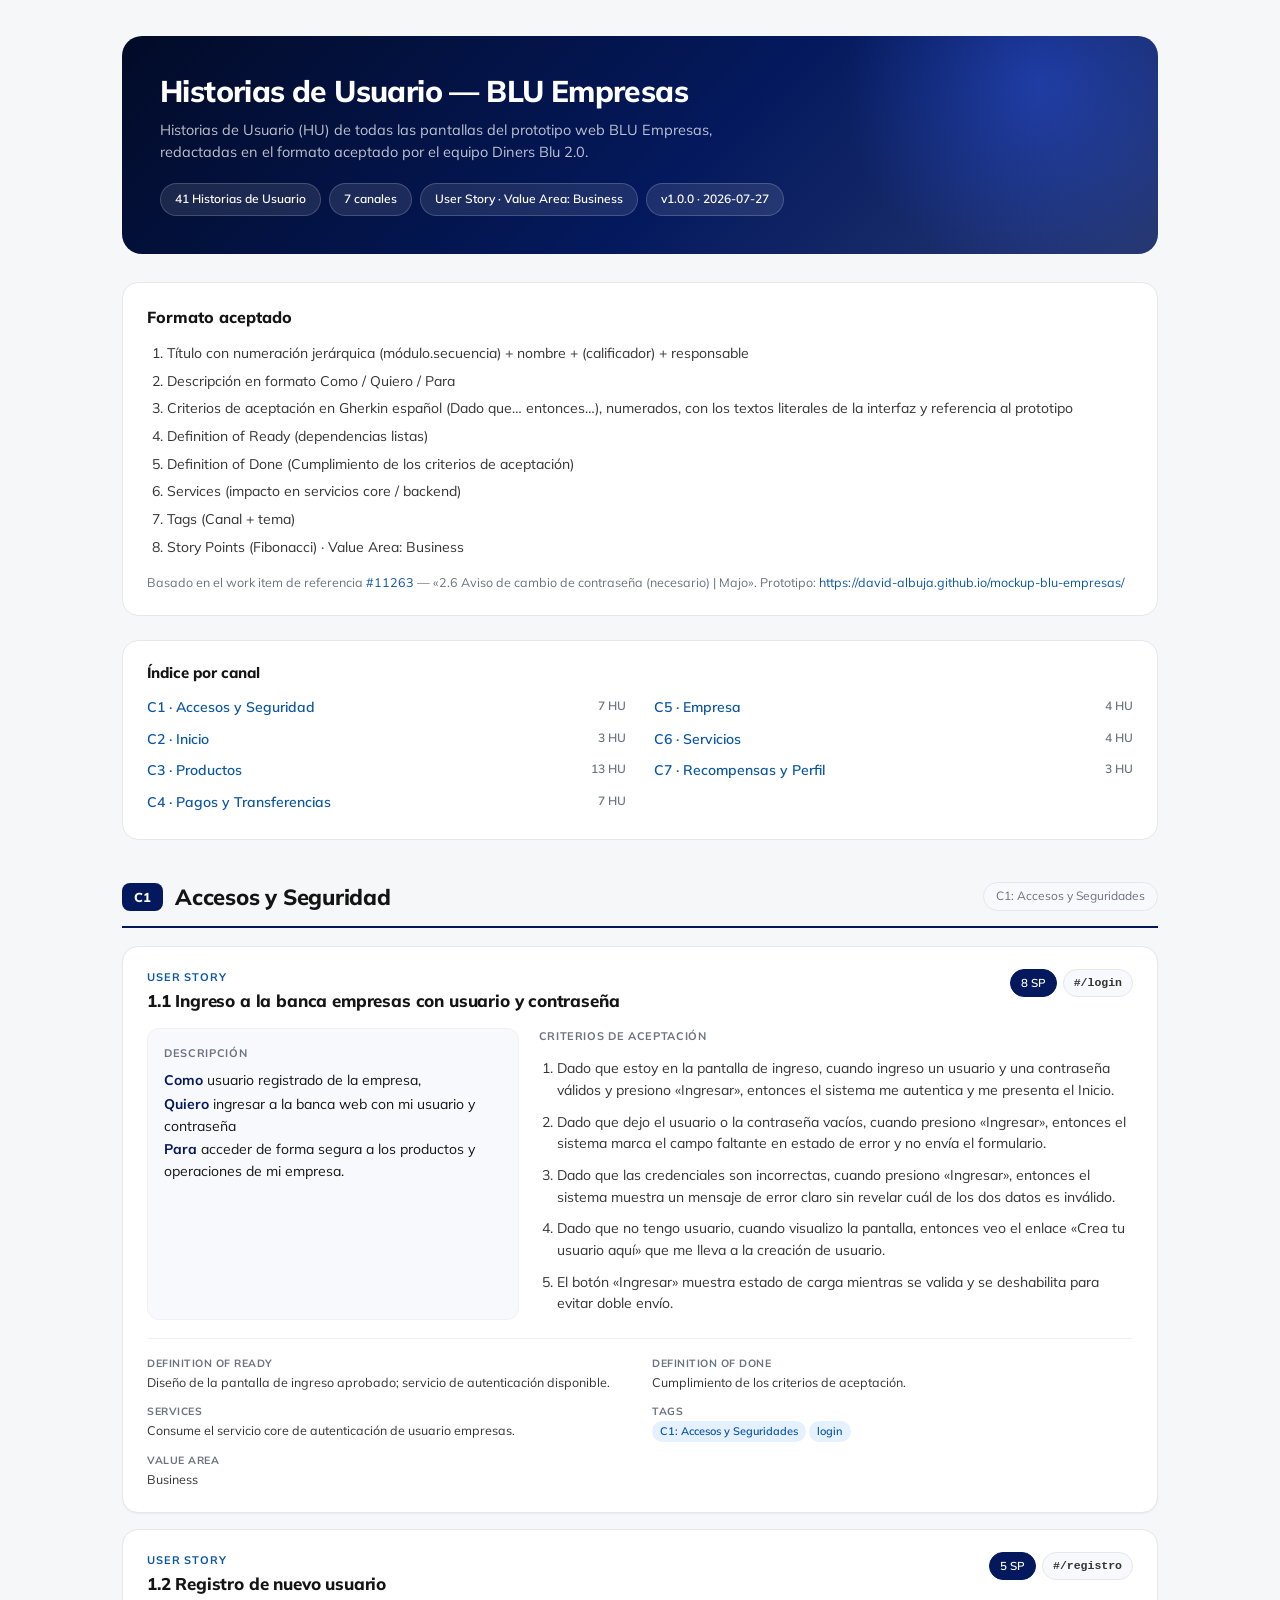
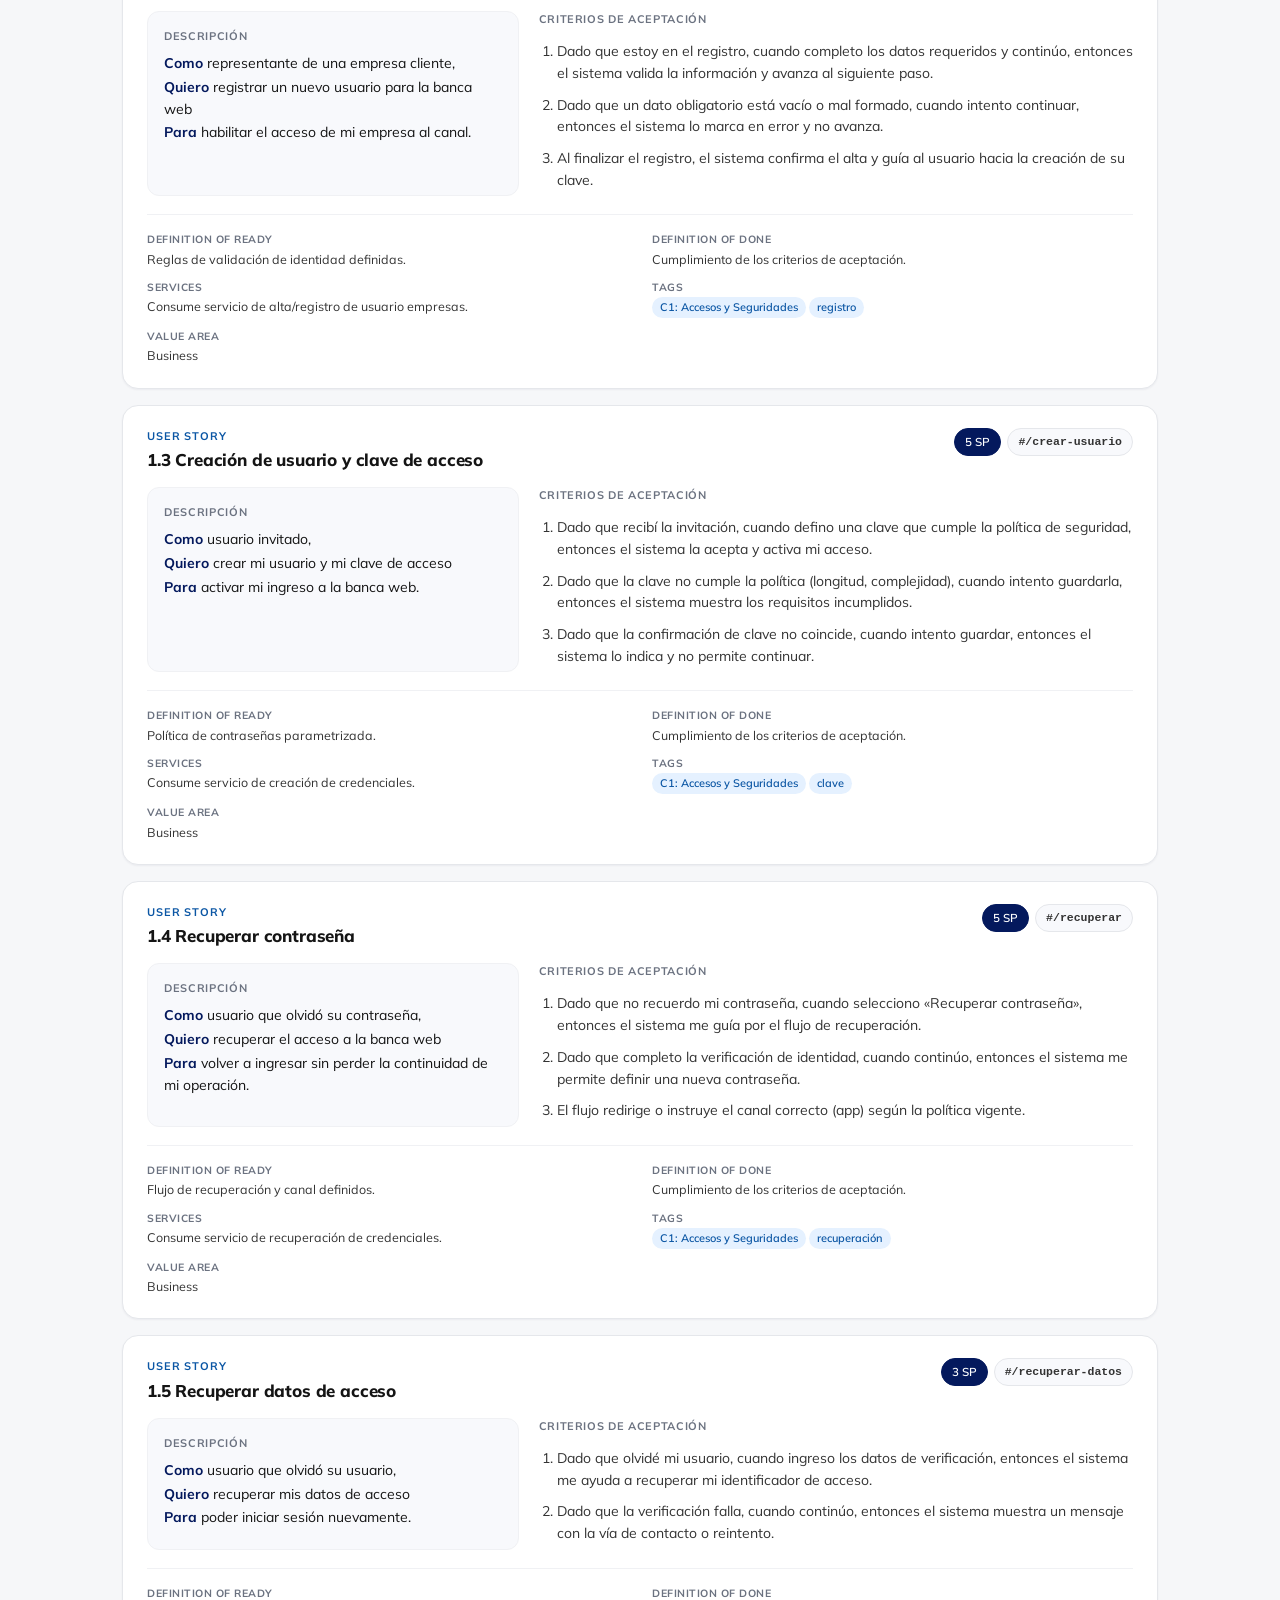
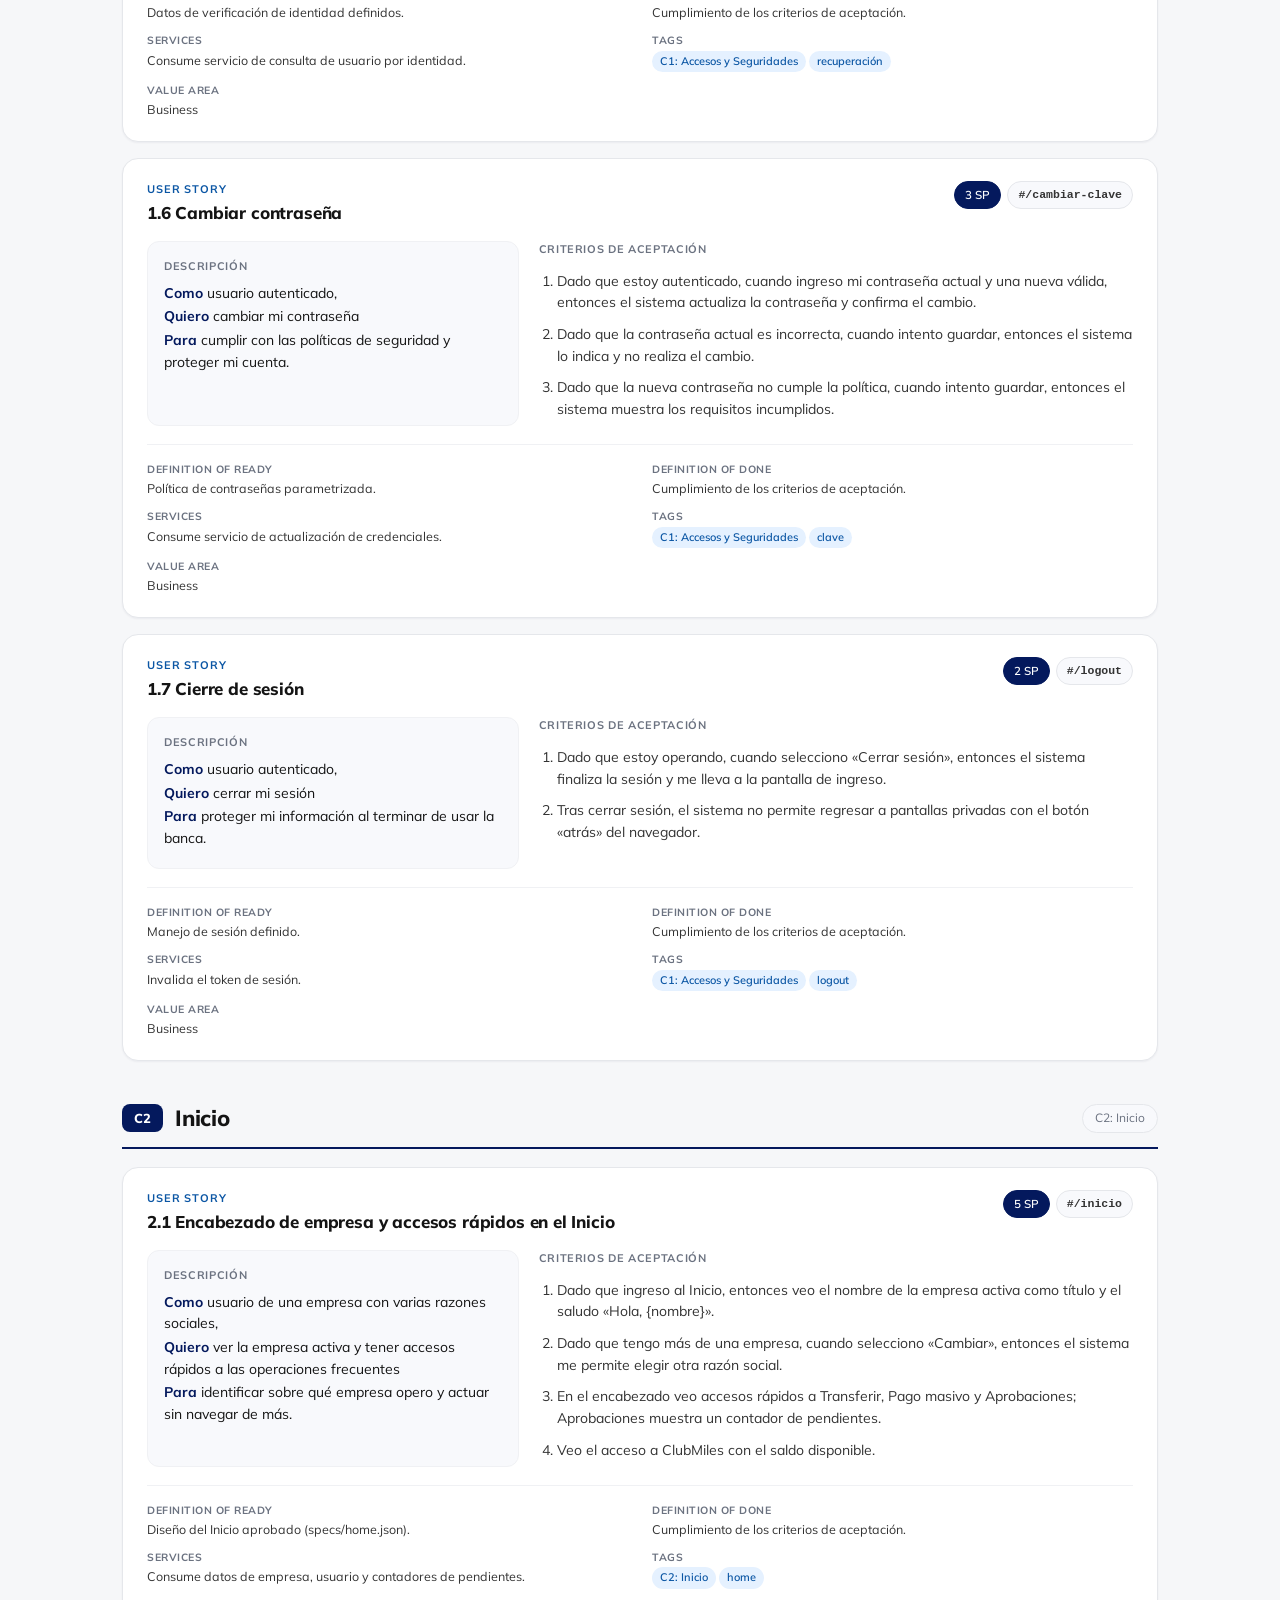
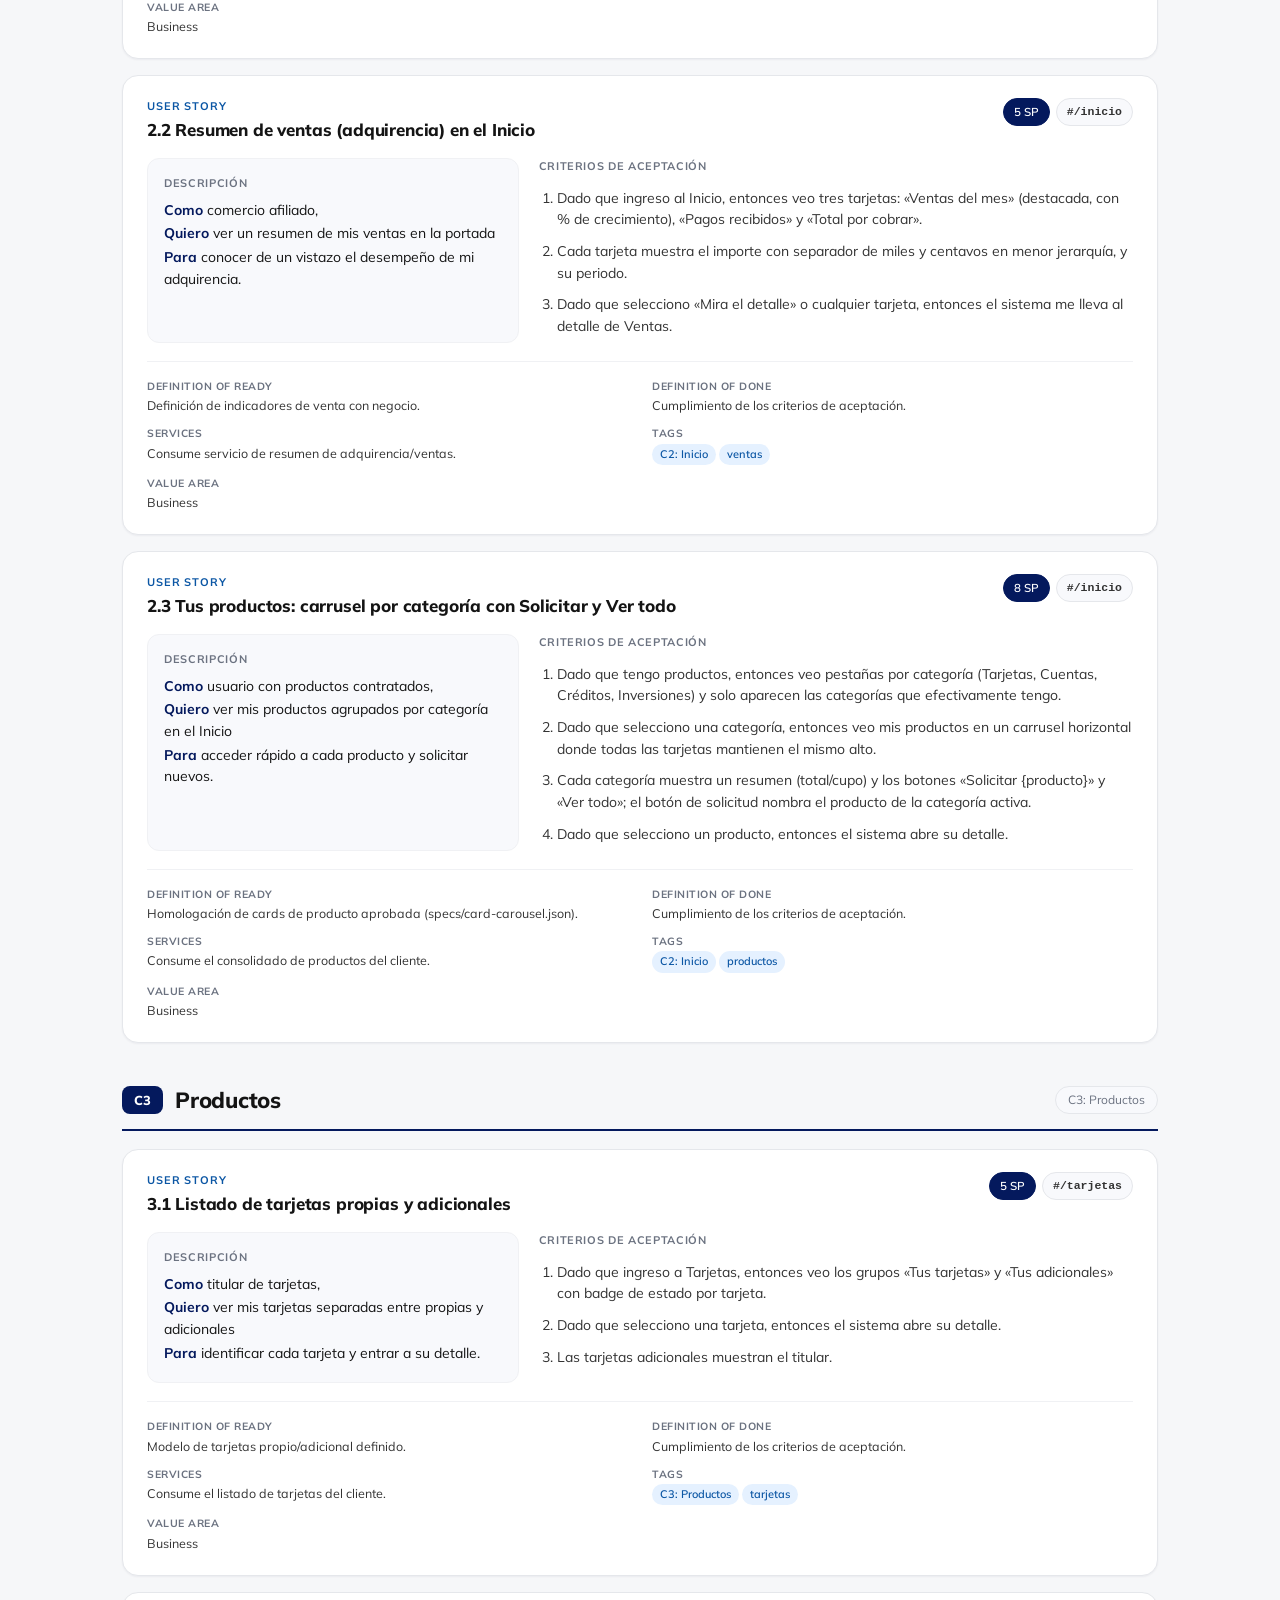
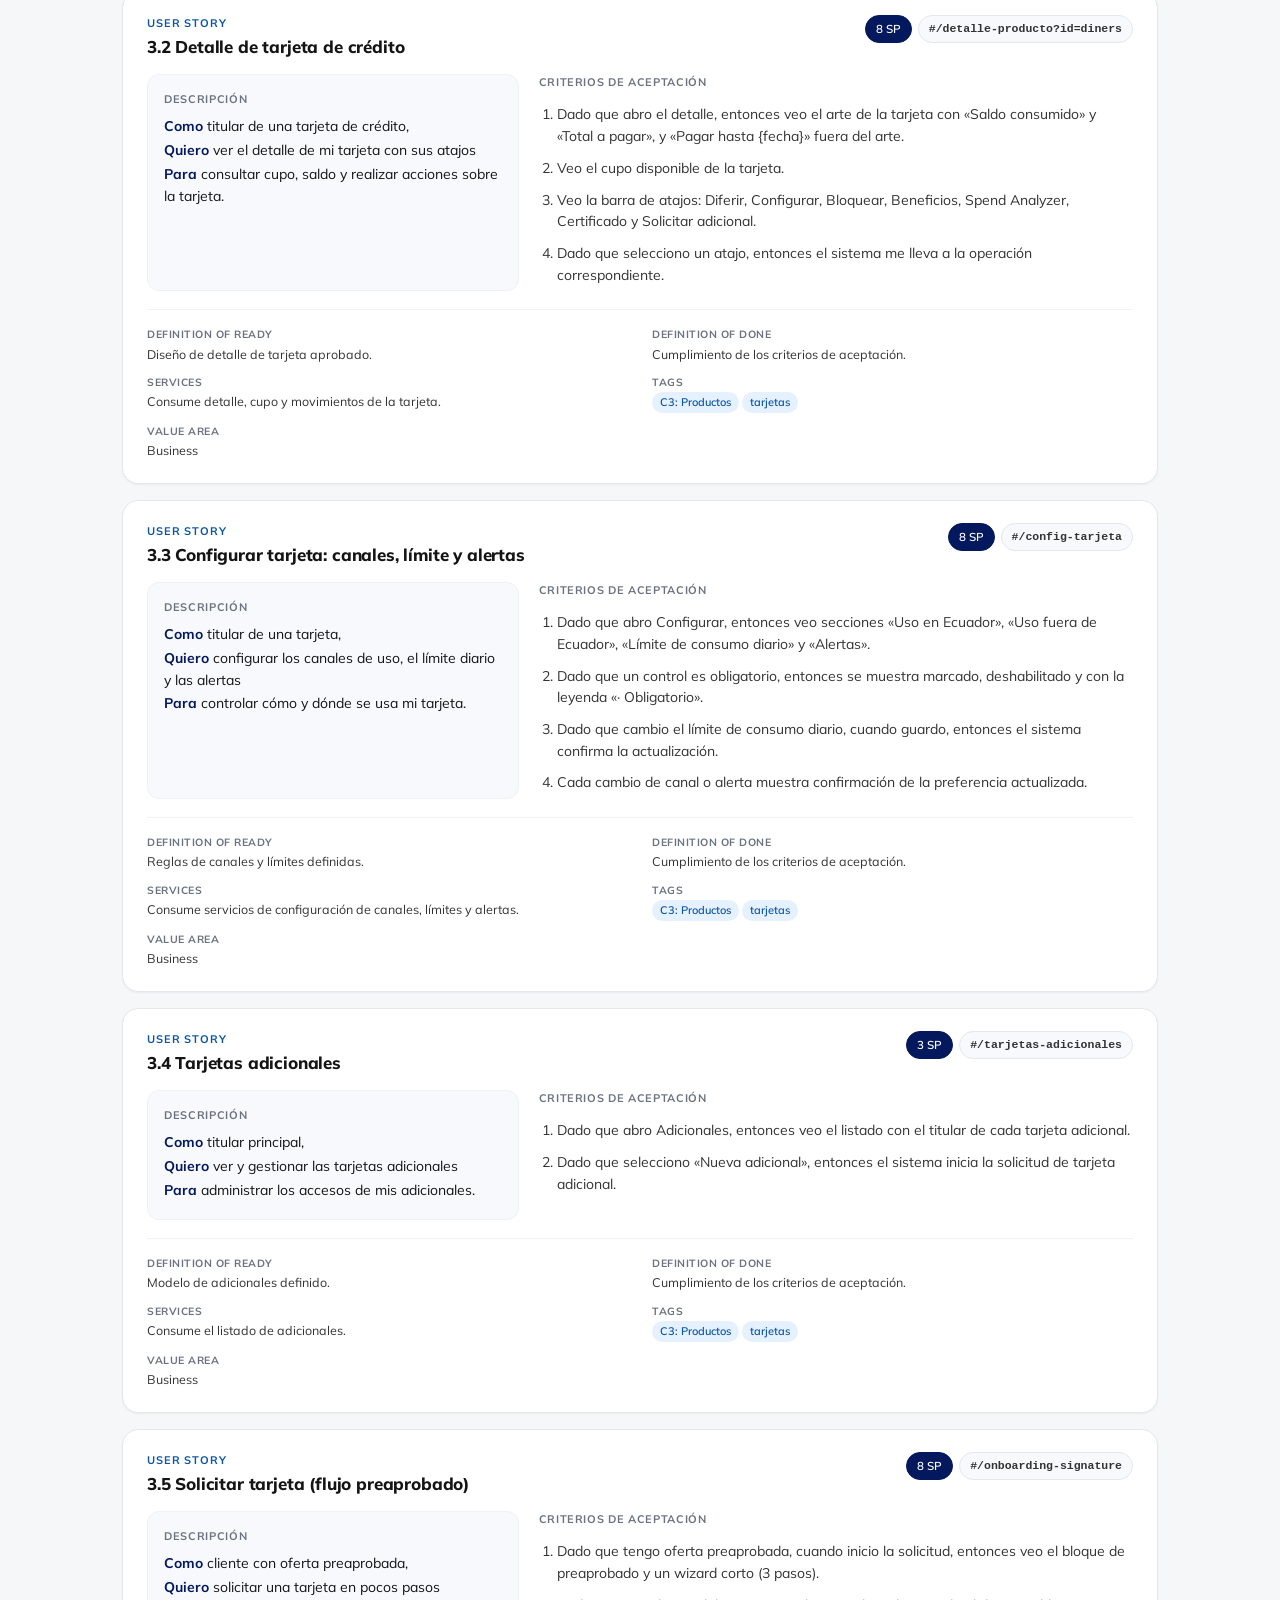
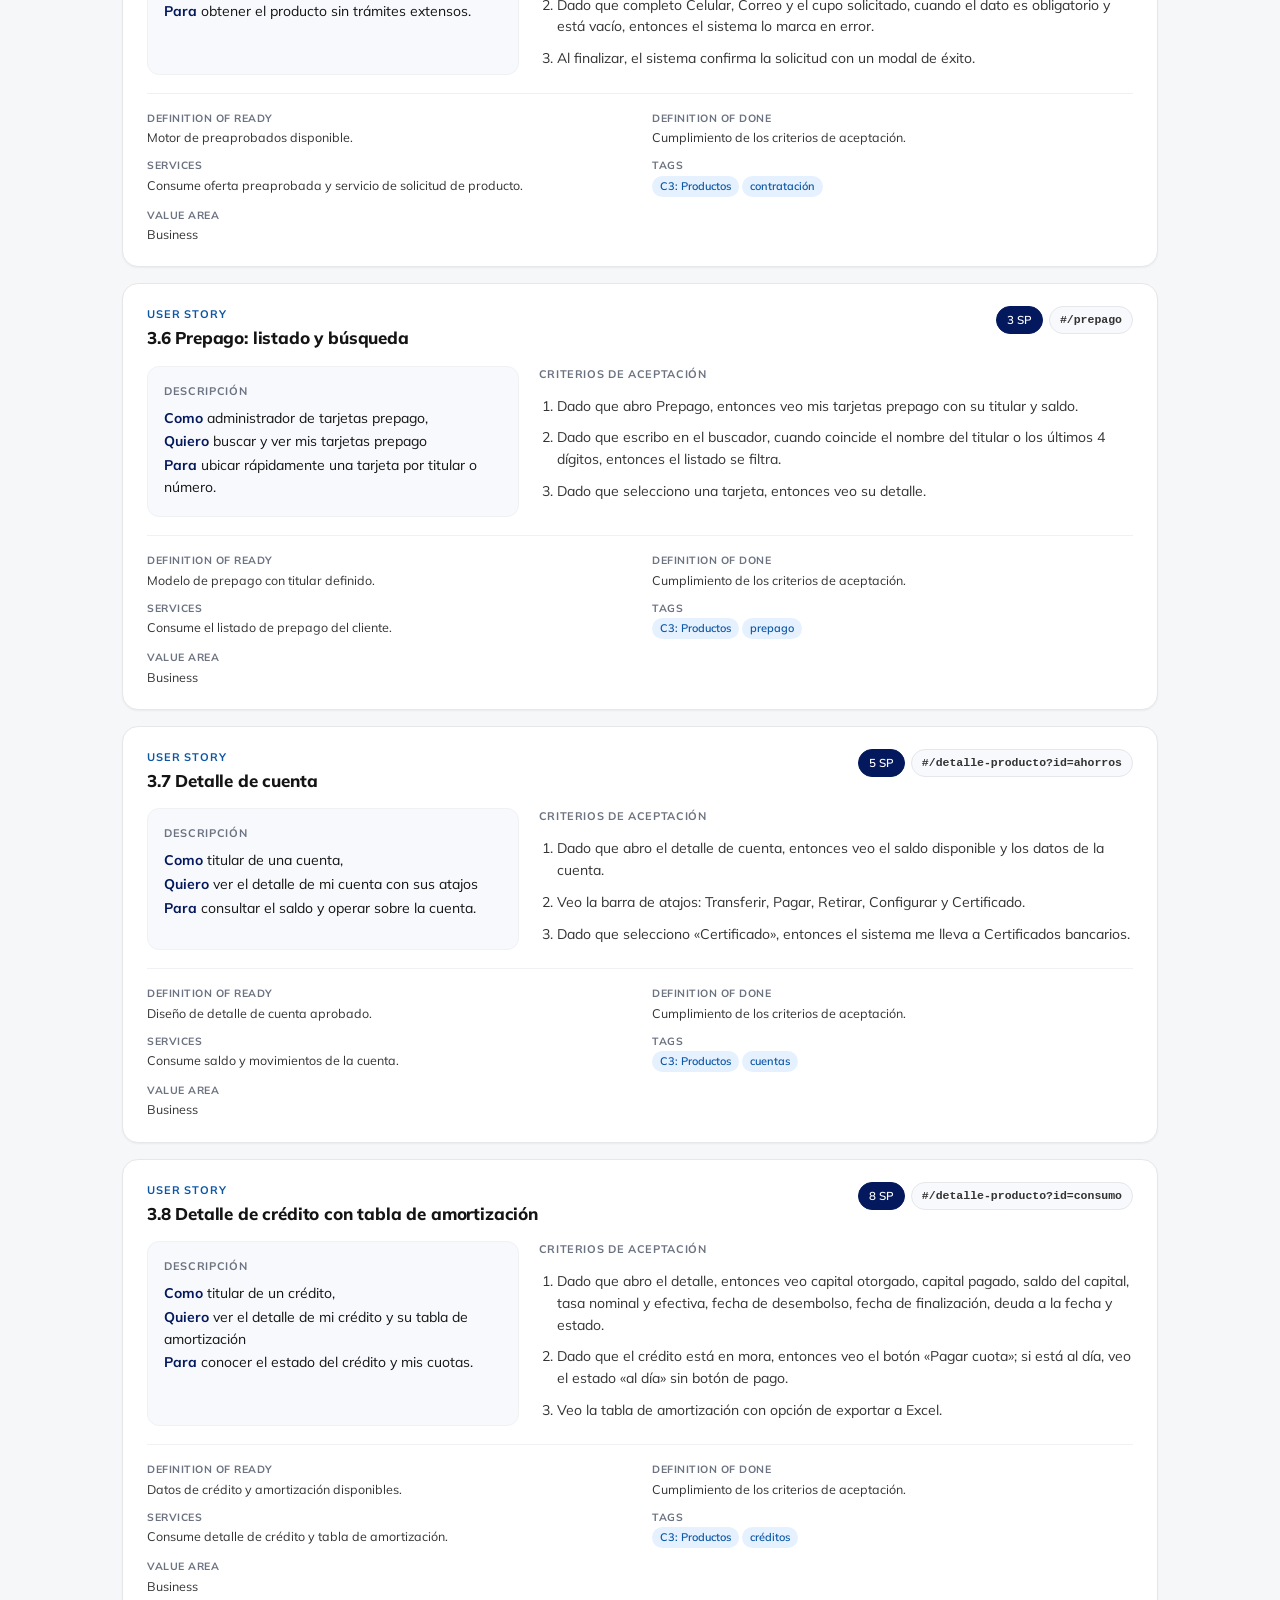
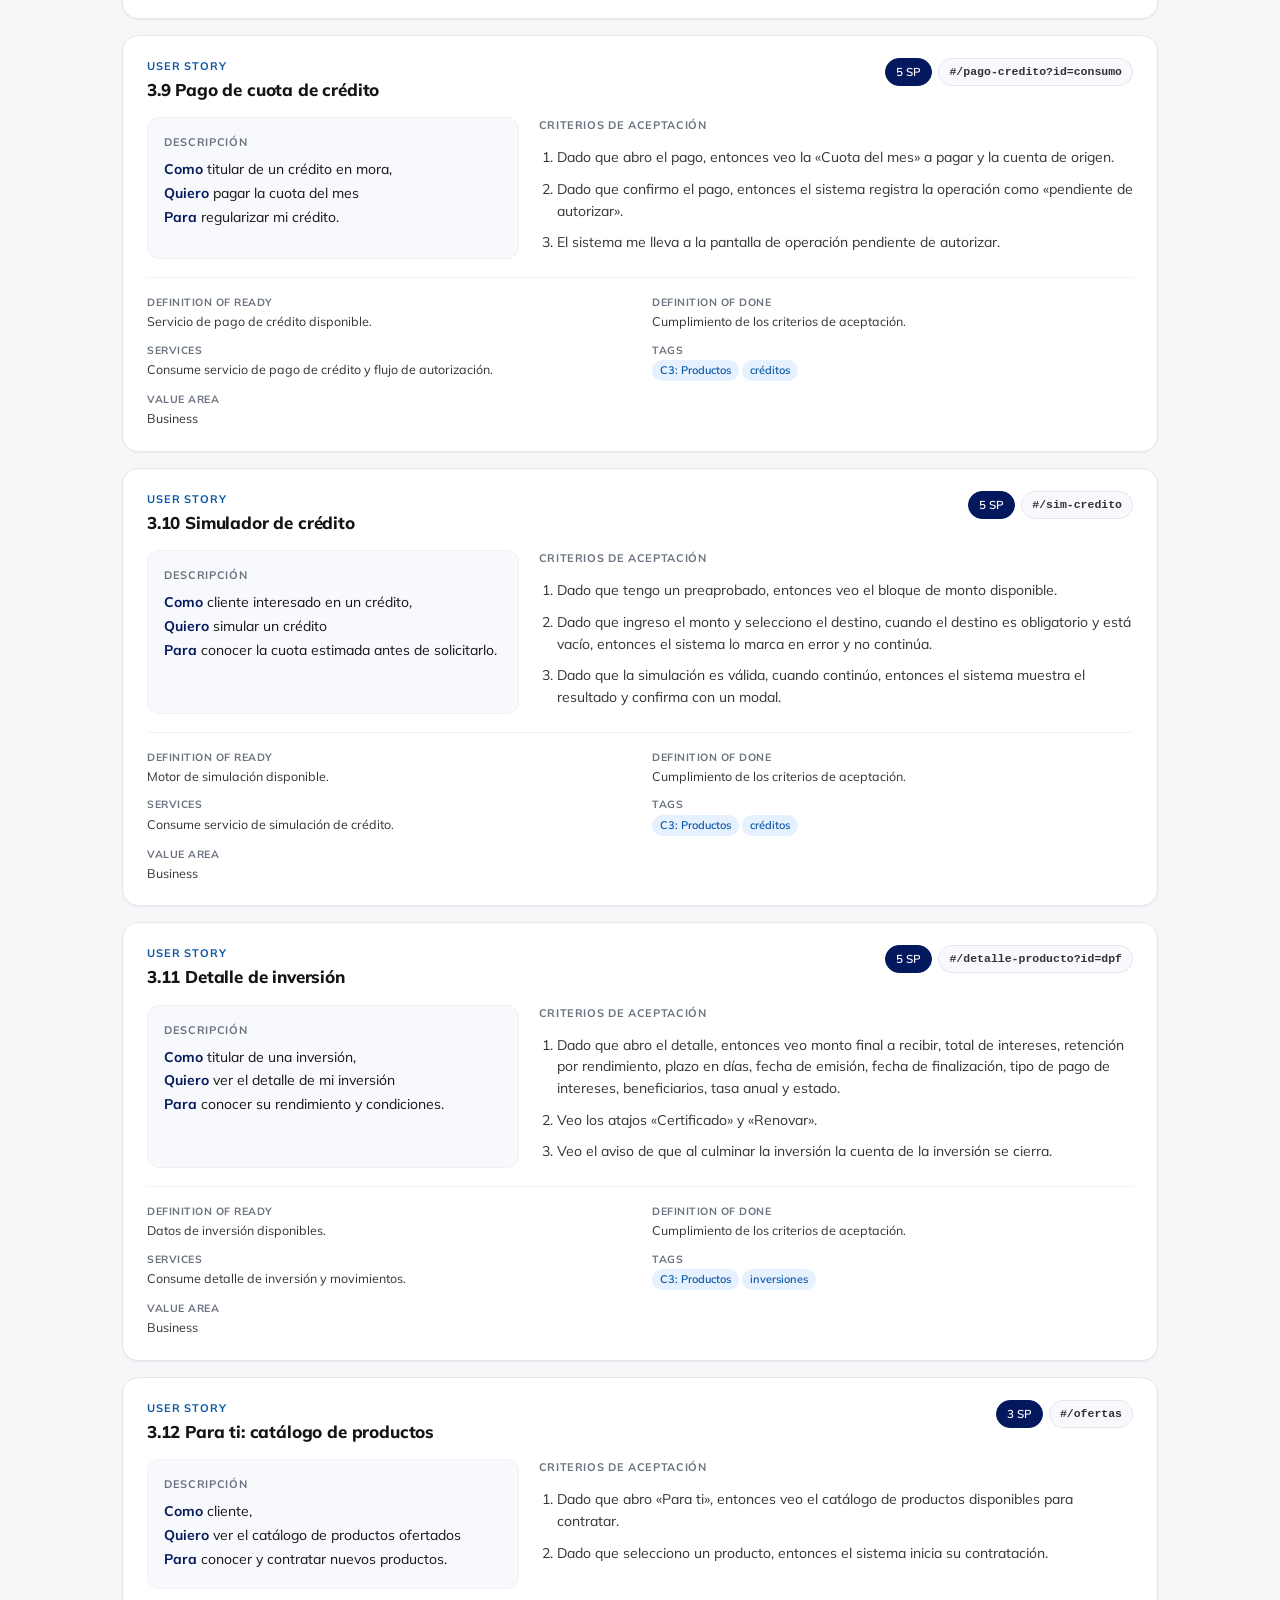
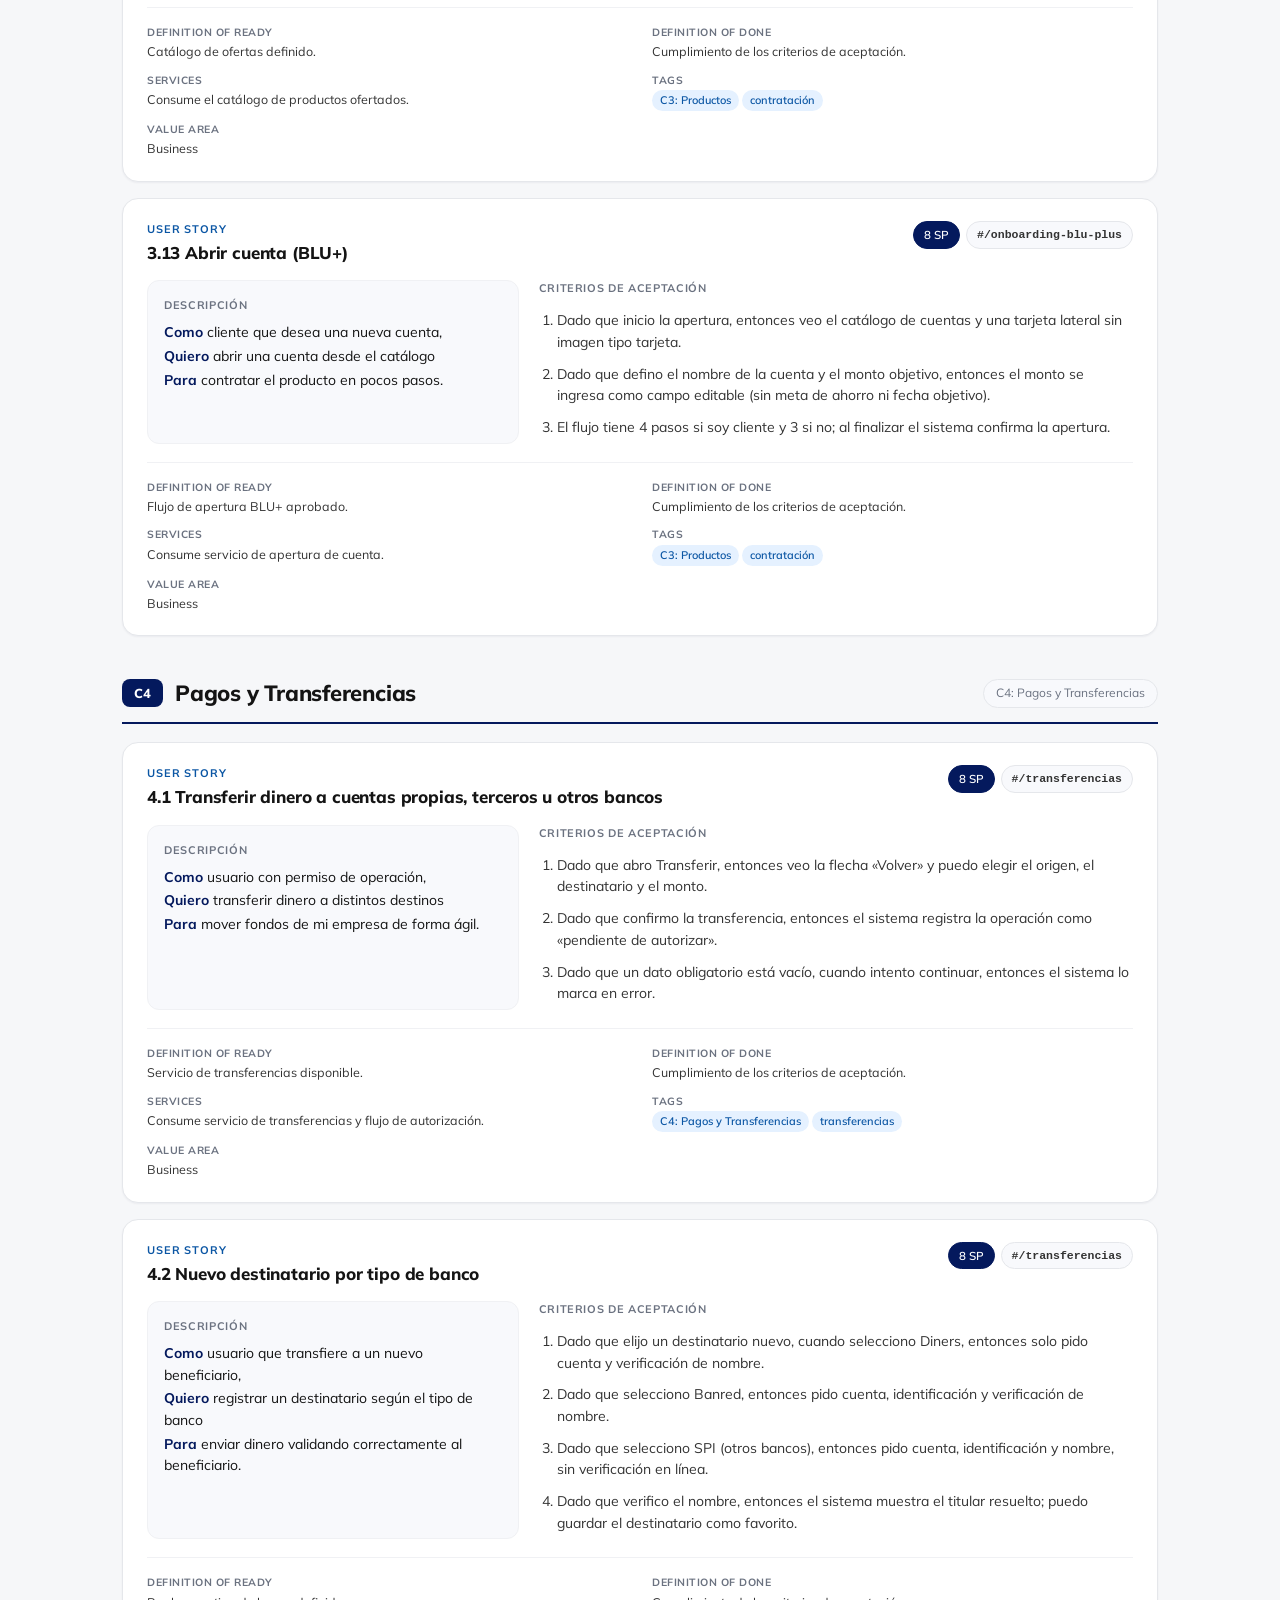
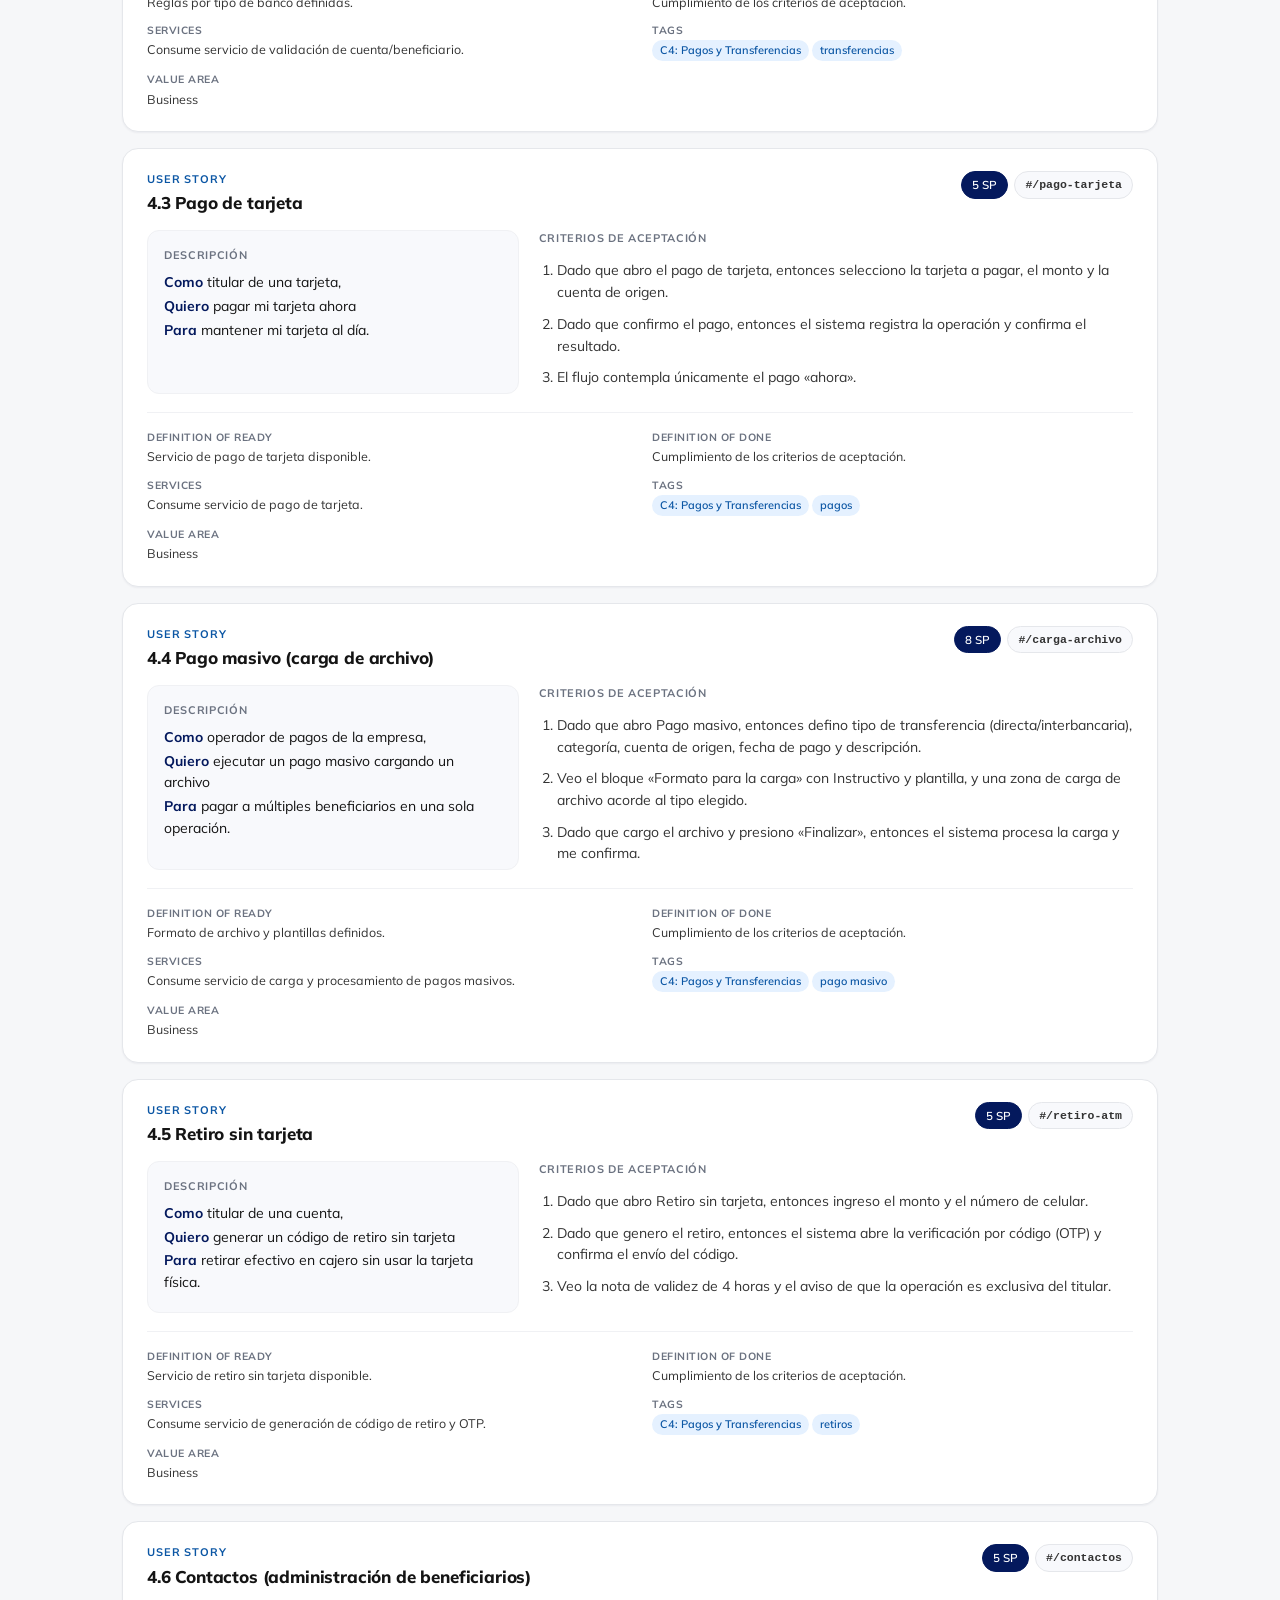
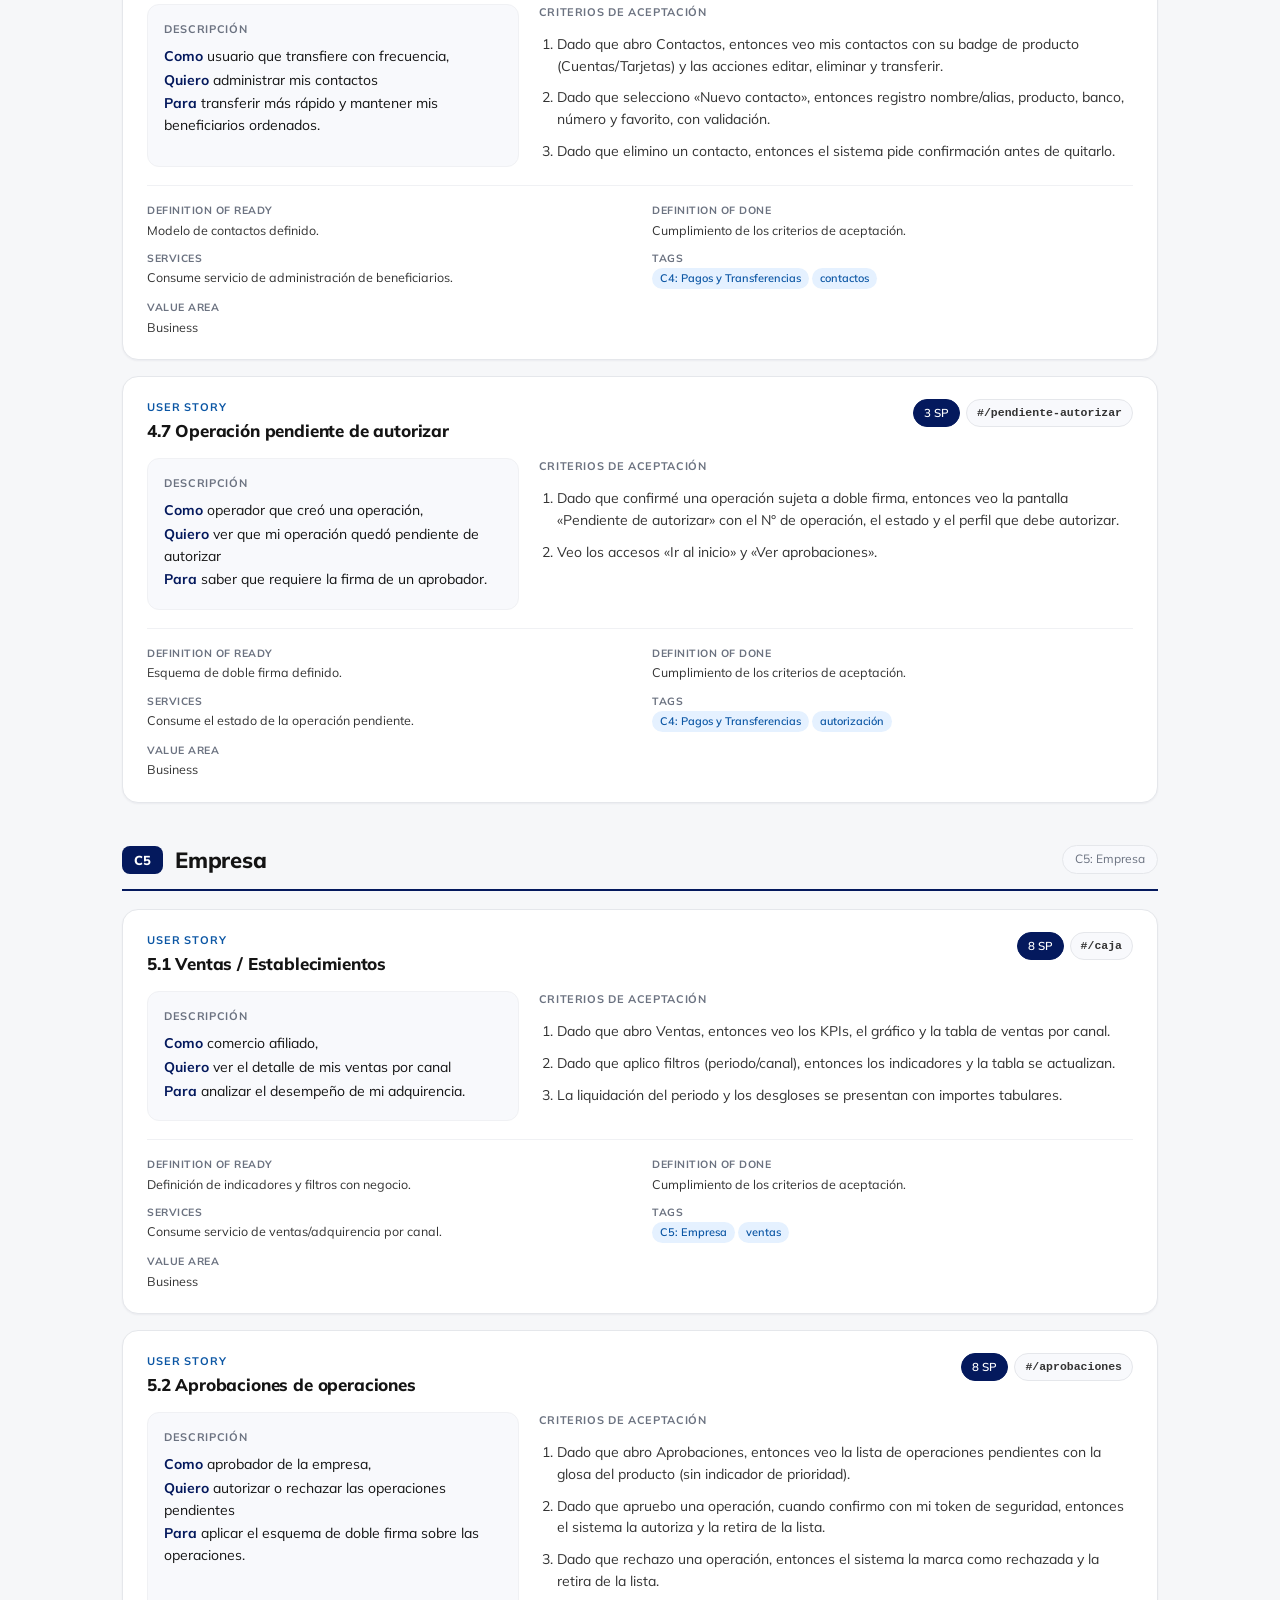
<file: specs/historias-usuario.html>
<!DOCTYPE html>
<html lang="es">
<head>
<meta charset="UTF-8">
<meta name="viewport" content="width=device-width, initial-scale=1">
<title>BLU Empresas — Historias de Usuario del mockup</title>
<link rel="preconnect" href="https://fonts.googleapis.com">
<link rel="preconnect" href="https://fonts.gstatic.com" crossorigin>
<link href="https://fonts.googleapis.com/css2?family=Mulish:wght@400;500;600;700;800&display=swap" rel="stylesheet">
<style>
  :root{
    --navy:#04195D;--navy-2:#031242;--ink:#141414;--slate:#333;--muted:#6b7280;
    --line:#e5e7eb;--line-2:#f0f1f4;--bg:#f6f7f9;--surface:#fff;--surface-2:#f8f9fc;
    --sky:#0B56A4;--sky-bg:#E5F1FF;--green:#096B3A;--green-bg:#E8F5E9;
    --grad:linear-gradient(135deg,#020b27 0%,#04195D 55%,#36477d 120%);
  }
  *{box-sizing:border-box;margin:0}
  body{font-family:'Mulish',system-ui,sans-serif;color:var(--ink);background:var(--bg);line-height:1.55;font-size:14px}
  .wrap{max-width:1080px;margin:0 auto;padding:36px 22px 90px}
  a{color:var(--sky);text-decoration:none}
  a:hover{text-decoration:underline}
  code{font-family:ui-monospace,Menlo,monospace;font-size:.9em}

  .hero{background:var(--grad);color:#fff;border-radius:20px;padding:38px;position:relative;overflow:hidden;margin-bottom:28px}
  .hero::before{content:"";position:absolute;width:420px;height:420px;border-radius:50%;top:-160px;right:-90px;background:radial-gradient(circle,rgba(46,91,255,.4),transparent 65%)}
  .hero>*{position:relative;z-index:1}
  .hero h1{font-size:30px;font-weight:800;letter-spacing:-.02em;line-height:1.15}
  .hero p{color:rgba(255,255,255,.74);margin-top:10px;max-width:70ch;font-size:14.5px}
  .hero .badges{display:flex;flex-wrap:wrap;gap:8px;margin-top:20px}
  .hero .badges span{background:rgba(255,255,255,.1);border:1px solid rgba(255,255,255,.18);border-radius:999px;padding:6px 14px;font-size:12px;font-weight:600}

  .fmt{background:var(--surface);border:1px solid var(--line);border-radius:16px;padding:22px 24px;margin-bottom:24px}
  .fmt h2{font-size:16px;font-weight:800;margin-bottom:10px}
  .fmt ol{margin:0;padding-left:20px}
  .fmt li{padding:3px 0;color:var(--slate)}
  .fmt .src{margin-top:12px;font-size:12.5px;color:var(--muted)}

  .toc{background:var(--surface);border:1px solid var(--line);border-radius:16px;padding:20px 24px;margin-bottom:30px}
  .toc h2{font-size:15px;font-weight:800;margin-bottom:8px}
  .toc ul{list-style:none;padding:0;margin:0;columns:2;column-gap:28px}
  .toc li{padding:5px 0;font-weight:600;display:flex;justify-content:space-between;gap:10px;break-inside:avoid}
  .toc-count{color:var(--muted);font-weight:600;font-size:12px}

  .canal{margin-top:40px;scroll-margin-top:16px}
  .canal__head{display:flex;align-items:center;gap:12px;padding-bottom:12px;border-bottom:2px solid var(--navy);margin-bottom:18px;flex-wrap:wrap}
  .canal__id{background:var(--navy);color:#fff;font-weight:800;font-size:13px;padding:4px 12px;border-radius:8px}
  .canal__head h2{font-size:22px;font-weight:800;letter-spacing:-.01em}
  .canal__tag{margin-left:auto;font-size:12px;color:var(--muted);background:var(--surface-2);border:1px solid var(--line);padding:4px 12px;border-radius:999px}

  .hu{background:var(--surface);border:1px solid var(--line);border-radius:16px;padding:22px 24px;margin-bottom:16px;box-shadow:0 1px 2px rgba(16,22,51,.05)}
  .hu__head{display:flex;justify-content:space-between;align-items:flex-start;gap:16px;flex-wrap:wrap;margin-bottom:14px}
  .hu__type{font-size:11px;font-weight:700;text-transform:uppercase;letter-spacing:.08em;color:var(--sky)}
  .hu__title{font-size:17px;font-weight:800;letter-spacing:-.01em;margin-top:2px}
  .hu__meta{display:flex;gap:6px;flex-wrap:wrap}
  .chip{font-size:11.5px;font-weight:600;color:var(--slate);background:var(--surface-2);border:1px solid var(--line);border-radius:999px;padding:4px 10px;font-family:ui-monospace,Menlo,monospace}
  .chip--sp{background:var(--navy);color:#fff;border-color:var(--navy);font-family:'Mulish',sans-serif}

  .hu__grid{display:grid;grid-template-columns:1fr 1.6fr;gap:20px}
  .hu__label{font-size:11px;font-weight:700;text-transform:uppercase;letter-spacing:.06em;color:var(--muted);margin-bottom:8px}
  .hu__block--desc{background:var(--surface-2);border:1px solid var(--line-2);border-radius:12px;padding:16px}
  .hu__block--desc p{margin:2px 0}
  .hu__block--desc strong{color:var(--navy)}
  .ac{margin:0;padding-left:18px}
  .ac li{padding:5px 0;color:var(--slate)}

  .hu__foot{display:grid;grid-template-columns:repeat(2,1fr);gap:10px 24px;margin-top:18px;padding-top:16px;border-top:1px solid var(--line-2)}
  .hu__foot>div{display:flex;flex-direction:column;gap:2px}
  .hu__k{font-size:10.5px;font-weight:700;text-transform:uppercase;letter-spacing:.05em;color:var(--muted)}
  .hu__v{font-size:12.5px;color:var(--slate)}
  .tag{display:inline-block;background:var(--sky-bg);color:var(--sky);font-size:11px;font-weight:600;padding:2px 8px;border-radius:999px}

  @media(max-width:760px){
    .hu__grid{grid-template-columns:1fr}
    .hu__foot{grid-template-columns:1fr}
    .toc ul{columns:1}
    .hero{padding:26px}.hero h1{font-size:24px}
  }
  @media print{
    body{background:#fff}
    .hu,.canal{break-inside:avoid}
    .hero::before{display:none}
  }
</style>
</head>
<body>
<div class="wrap">

  <header class="hero">
    <h1>Historias de Usuario — BLU Empresas</h1>
    <p>Historias de Usuario (HU) de todas las pantallas del prototipo web BLU Empresas, redactadas en el formato aceptado por el equipo Diners Blu 2.0.</p>
    <div class="badges">
      <span>41 Historias de Usuario</span>
      <span>7 canales</span>
      <span>User Story · Value Area: Business</span>
      <span>v1.0.0 · 2026-07-27</span>
    </div>
  </header>

  <section class="fmt">
    <h2>Formato aceptado</h2>
    <ol>
      <li>Título con numeración jerárquica (módulo.secuencia) + nombre + (calificador) + responsable</li><li>Descripción en formato Como / Quiero / Para</li><li>Criterios de aceptación en Gherkin español (Dado que… entonces…), numerados, con los textos literales de la interfaz y referencia al prototipo</li><li>Definition of Ready (dependencias listas)</li><li>Definition of Done (Cumplimiento de los criterios de aceptación)</li><li>Services (impacto en servicios core / backend)</li><li>Tags (Canal + tema)</li><li>Story Points (Fibonacci) · Value Area: Business</li>
    </ol>
    <div class="src">Basado en el work item de referencia
      <a href="https://dev.azure.com/devopsdc-1/Diners%20Blu%202.0/_workitems/edit/11263" target="_blank" rel="noopener noreferrer">#11263</a>
      — «2.6 Aviso de cambio de contraseña (necesario) | Majo». Prototipo: <a href="https://david-albuja.github.io/mockup-blu-empresas/" target="_blank" rel="noopener noreferrer">https://david-albuja.github.io/mockup-blu-empresas/</a></div>
  </section>

  <nav class="toc">
    <h2>Índice por canal</h2>
    <ul><li><a href="#C1">C1 · Accesos y Seguridad</a> <span class="toc-count">7 HU</span></li><li><a href="#C2">C2 · Inicio</a> <span class="toc-count">3 HU</span></li><li><a href="#C3">C3 · Productos</a> <span class="toc-count">13 HU</span></li><li><a href="#C4">C4 · Pagos y Transferencias</a> <span class="toc-count">7 HU</span></li><li><a href="#C5">C5 · Empresa</a> <span class="toc-count">4 HU</span></li><li><a href="#C6">C6 · Servicios</a> <span class="toc-count">4 HU</span></li><li><a href="#C7">C7 · Recompensas y Perfil</a> <span class="toc-count">3 HU</span></li></ul>
  </nav>

  
  <section class="canal" id="C1">
    <div class="canal__head"><span class="canal__id">C1</span><h2>Accesos y Seguridad</h2><span class="canal__tag">C1: Accesos y Seguridades</span></div>
    
      <article class="hu">
        <header class="hu__head">
          <div>
            <div class="hu__type">User Story</div>
            <h3 class="hu__title">1.1 Ingreso a la banca empresas con usuario y contraseña</h3>
          </div>
          <div class="hu__meta">
            <span class="chip chip--sp">8 SP</span>
            <span class="chip">#/login</span>
          </div>
        </header>

        <div class="hu__grid">
          <div class="hu__block hu__block--desc">
            <div class="hu__label">Descripción</div>
            <p><strong>Como</strong> usuario registrado de la empresa,</p>
            <p><strong>Quiero</strong> ingresar a la banca web con mi usuario y contraseña</p>
            <p><strong>Para</strong> acceder de forma segura a los productos y operaciones de mi empresa.</p>
          </div>

          <div class="hu__block hu__block--ac">
            <div class="hu__label">Criterios de aceptación</div>
            <ol class="ac">
              <li>Dado que estoy en la pantalla de ingreso, cuando ingreso un usuario y una contraseña válidos y presiono «Ingresar», entonces el sistema me autentica y me presenta el Inicio.</li><li>Dado que dejo el usuario o la contraseña vacíos, cuando presiono «Ingresar», entonces el sistema marca el campo faltante en estado de error y no envía el formulario.</li><li>Dado que las credenciales son incorrectas, cuando presiono «Ingresar», entonces el sistema muestra un mensaje de error claro sin revelar cuál de los dos datos es inválido.</li><li>Dado que no tengo usuario, cuando visualizo la pantalla, entonces veo el enlace «Crea tu usuario aquí» que me lleva a la creación de usuario.</li><li>El botón «Ingresar» muestra estado de carga mientras se valida y se deshabilita para evitar doble envío.</li>
            </ol>
          </div>
        </div>

        <div class="hu__foot">
          <div><span class="hu__k">Definition of Ready</span><span class="hu__v">Diseño de la pantalla de ingreso aprobado; servicio de autenticación disponible.</span></div>
          <div><span class="hu__k">Definition of Done</span><span class="hu__v">Cumplimiento de los criterios de aceptación.</span></div>
          <div><span class="hu__k">Services</span><span class="hu__v">Consume el servicio core de autenticación de usuario empresas.</span></div>
          <div><span class="hu__k">Tags</span><span class="hu__v"><span class="tag">C1: Accesos y Seguridades</span> <span class="tag">login</span></span></div>
          <div><span class="hu__k">Value Area</span><span class="hu__v">Business</span></div>
        </div>
      </article>
      <article class="hu">
        <header class="hu__head">
          <div>
            <div class="hu__type">User Story</div>
            <h3 class="hu__title">1.2 Registro de nuevo usuario</h3>
          </div>
          <div class="hu__meta">
            <span class="chip chip--sp">5 SP</span>
            <span class="chip">#/registro</span>
          </div>
        </header>

        <div class="hu__grid">
          <div class="hu__block hu__block--desc">
            <div class="hu__label">Descripción</div>
            <p><strong>Como</strong> representante de una empresa cliente,</p>
            <p><strong>Quiero</strong> registrar un nuevo usuario para la banca web</p>
            <p><strong>Para</strong> habilitar el acceso de mi empresa al canal.</p>
          </div>

          <div class="hu__block hu__block--ac">
            <div class="hu__label">Criterios de aceptación</div>
            <ol class="ac">
              <li>Dado que estoy en el registro, cuando completo los datos requeridos y continúo, entonces el sistema valida la información y avanza al siguiente paso.</li><li>Dado que un dato obligatorio está vacío o mal formado, cuando intento continuar, entonces el sistema lo marca en error y no avanza.</li><li>Al finalizar el registro, el sistema confirma el alta y guía al usuario hacia la creación de su clave.</li>
            </ol>
          </div>
        </div>

        <div class="hu__foot">
          <div><span class="hu__k">Definition of Ready</span><span class="hu__v">Reglas de validación de identidad definidas.</span></div>
          <div><span class="hu__k">Definition of Done</span><span class="hu__v">Cumplimiento de los criterios de aceptación.</span></div>
          <div><span class="hu__k">Services</span><span class="hu__v">Consume servicio de alta/registro de usuario empresas.</span></div>
          <div><span class="hu__k">Tags</span><span class="hu__v"><span class="tag">C1: Accesos y Seguridades</span> <span class="tag">registro</span></span></div>
          <div><span class="hu__k">Value Area</span><span class="hu__v">Business</span></div>
        </div>
      </article>
      <article class="hu">
        <header class="hu__head">
          <div>
            <div class="hu__type">User Story</div>
            <h3 class="hu__title">1.3 Creación de usuario y clave de acceso</h3>
          </div>
          <div class="hu__meta">
            <span class="chip chip--sp">5 SP</span>
            <span class="chip">#/crear-usuario</span>
          </div>
        </header>

        <div class="hu__grid">
          <div class="hu__block hu__block--desc">
            <div class="hu__label">Descripción</div>
            <p><strong>Como</strong> usuario invitado,</p>
            <p><strong>Quiero</strong> crear mi usuario y mi clave de acceso</p>
            <p><strong>Para</strong> activar mi ingreso a la banca web.</p>
          </div>

          <div class="hu__block hu__block--ac">
            <div class="hu__label">Criterios de aceptación</div>
            <ol class="ac">
              <li>Dado que recibí la invitación, cuando defino una clave que cumple la política de seguridad, entonces el sistema la acepta y activa mi acceso.</li><li>Dado que la clave no cumple la política (longitud, complejidad), cuando intento guardarla, entonces el sistema muestra los requisitos incumplidos.</li><li>Dado que la confirmación de clave no coincide, cuando intento guardar, entonces el sistema lo indica y no permite continuar.</li>
            </ol>
          </div>
        </div>

        <div class="hu__foot">
          <div><span class="hu__k">Definition of Ready</span><span class="hu__v">Política de contraseñas parametrizada.</span></div>
          <div><span class="hu__k">Definition of Done</span><span class="hu__v">Cumplimiento de los criterios de aceptación.</span></div>
          <div><span class="hu__k">Services</span><span class="hu__v">Consume servicio de creación de credenciales.</span></div>
          <div><span class="hu__k">Tags</span><span class="hu__v"><span class="tag">C1: Accesos y Seguridades</span> <span class="tag">clave</span></span></div>
          <div><span class="hu__k">Value Area</span><span class="hu__v">Business</span></div>
        </div>
      </article>
      <article class="hu">
        <header class="hu__head">
          <div>
            <div class="hu__type">User Story</div>
            <h3 class="hu__title">1.4 Recuperar contraseña</h3>
          </div>
          <div class="hu__meta">
            <span class="chip chip--sp">5 SP</span>
            <span class="chip">#/recuperar</span>
          </div>
        </header>

        <div class="hu__grid">
          <div class="hu__block hu__block--desc">
            <div class="hu__label">Descripción</div>
            <p><strong>Como</strong> usuario que olvidó su contraseña,</p>
            <p><strong>Quiero</strong> recuperar el acceso a la banca web</p>
            <p><strong>Para</strong> volver a ingresar sin perder la continuidad de mi operación.</p>
          </div>

          <div class="hu__block hu__block--ac">
            <div class="hu__label">Criterios de aceptación</div>
            <ol class="ac">
              <li>Dado que no recuerdo mi contraseña, cuando selecciono «Recuperar contraseña», entonces el sistema me guía por el flujo de recuperación.</li><li>Dado que completo la verificación de identidad, cuando continúo, entonces el sistema me permite definir una nueva contraseña.</li><li>El flujo redirige o instruye el canal correcto (app) según la política vigente.</li>
            </ol>
          </div>
        </div>

        <div class="hu__foot">
          <div><span class="hu__k">Definition of Ready</span><span class="hu__v">Flujo de recuperación y canal definidos.</span></div>
          <div><span class="hu__k">Definition of Done</span><span class="hu__v">Cumplimiento de los criterios de aceptación.</span></div>
          <div><span class="hu__k">Services</span><span class="hu__v">Consume servicio de recuperación de credenciales.</span></div>
          <div><span class="hu__k">Tags</span><span class="hu__v"><span class="tag">C1: Accesos y Seguridades</span> <span class="tag">recuperación</span></span></div>
          <div><span class="hu__k">Value Area</span><span class="hu__v">Business</span></div>
        </div>
      </article>
      <article class="hu">
        <header class="hu__head">
          <div>
            <div class="hu__type">User Story</div>
            <h3 class="hu__title">1.5 Recuperar datos de acceso</h3>
          </div>
          <div class="hu__meta">
            <span class="chip chip--sp">3 SP</span>
            <span class="chip">#/recuperar-datos</span>
          </div>
        </header>

        <div class="hu__grid">
          <div class="hu__block hu__block--desc">
            <div class="hu__label">Descripción</div>
            <p><strong>Como</strong> usuario que olvidó su usuario,</p>
            <p><strong>Quiero</strong> recuperar mis datos de acceso</p>
            <p><strong>Para</strong> poder iniciar sesión nuevamente.</p>
          </div>

          <div class="hu__block hu__block--ac">
            <div class="hu__label">Criterios de aceptación</div>
            <ol class="ac">
              <li>Dado que olvidé mi usuario, cuando ingreso los datos de verificación, entonces el sistema me ayuda a recuperar mi identificador de acceso.</li><li>Dado que la verificación falla, cuando continúo, entonces el sistema muestra un mensaje con la vía de contacto o reintento.</li>
            </ol>
          </div>
        </div>

        <div class="hu__foot">
          <div><span class="hu__k">Definition of Ready</span><span class="hu__v">Datos de verificación de identidad definidos.</span></div>
          <div><span class="hu__k">Definition of Done</span><span class="hu__v">Cumplimiento de los criterios de aceptación.</span></div>
          <div><span class="hu__k">Services</span><span class="hu__v">Consume servicio de consulta de usuario por identidad.</span></div>
          <div><span class="hu__k">Tags</span><span class="hu__v"><span class="tag">C1: Accesos y Seguridades</span> <span class="tag">recuperación</span></span></div>
          <div><span class="hu__k">Value Area</span><span class="hu__v">Business</span></div>
        </div>
      </article>
      <article class="hu">
        <header class="hu__head">
          <div>
            <div class="hu__type">User Story</div>
            <h3 class="hu__title">1.6 Cambiar contraseña</h3>
          </div>
          <div class="hu__meta">
            <span class="chip chip--sp">3 SP</span>
            <span class="chip">#/cambiar-clave</span>
          </div>
        </header>

        <div class="hu__grid">
          <div class="hu__block hu__block--desc">
            <div class="hu__label">Descripción</div>
            <p><strong>Como</strong> usuario autenticado,</p>
            <p><strong>Quiero</strong> cambiar mi contraseña</p>
            <p><strong>Para</strong> cumplir con las políticas de seguridad y proteger mi cuenta.</p>
          </div>

          <div class="hu__block hu__block--ac">
            <div class="hu__label">Criterios de aceptación</div>
            <ol class="ac">
              <li>Dado que estoy autenticado, cuando ingreso mi contraseña actual y una nueva válida, entonces el sistema actualiza la contraseña y confirma el cambio.</li><li>Dado que la contraseña actual es incorrecta, cuando intento guardar, entonces el sistema lo indica y no realiza el cambio.</li><li>Dado que la nueva contraseña no cumple la política, cuando intento guardar, entonces el sistema muestra los requisitos incumplidos.</li>
            </ol>
          </div>
        </div>

        <div class="hu__foot">
          <div><span class="hu__k">Definition of Ready</span><span class="hu__v">Política de contraseñas parametrizada.</span></div>
          <div><span class="hu__k">Definition of Done</span><span class="hu__v">Cumplimiento de los criterios de aceptación.</span></div>
          <div><span class="hu__k">Services</span><span class="hu__v">Consume servicio de actualización de credenciales.</span></div>
          <div><span class="hu__k">Tags</span><span class="hu__v"><span class="tag">C1: Accesos y Seguridades</span> <span class="tag">clave</span></span></div>
          <div><span class="hu__k">Value Area</span><span class="hu__v">Business</span></div>
        </div>
      </article>
      <article class="hu">
        <header class="hu__head">
          <div>
            <div class="hu__type">User Story</div>
            <h3 class="hu__title">1.7 Cierre de sesión</h3>
          </div>
          <div class="hu__meta">
            <span class="chip chip--sp">2 SP</span>
            <span class="chip">#/logout</span>
          </div>
        </header>

        <div class="hu__grid">
          <div class="hu__block hu__block--desc">
            <div class="hu__label">Descripción</div>
            <p><strong>Como</strong> usuario autenticado,</p>
            <p><strong>Quiero</strong> cerrar mi sesión</p>
            <p><strong>Para</strong> proteger mi información al terminar de usar la banca.</p>
          </div>

          <div class="hu__block hu__block--ac">
            <div class="hu__label">Criterios de aceptación</div>
            <ol class="ac">
              <li>Dado que estoy operando, cuando selecciono «Cerrar sesión», entonces el sistema finaliza la sesión y me lleva a la pantalla de ingreso.</li><li>Tras cerrar sesión, el sistema no permite regresar a pantallas privadas con el botón «atrás» del navegador.</li>
            </ol>
          </div>
        </div>

        <div class="hu__foot">
          <div><span class="hu__k">Definition of Ready</span><span class="hu__v">Manejo de sesión definido.</span></div>
          <div><span class="hu__k">Definition of Done</span><span class="hu__v">Cumplimiento de los criterios de aceptación.</span></div>
          <div><span class="hu__k">Services</span><span class="hu__v">Invalida el token de sesión.</span></div>
          <div><span class="hu__k">Tags</span><span class="hu__v"><span class="tag">C1: Accesos y Seguridades</span> <span class="tag">logout</span></span></div>
          <div><span class="hu__k">Value Area</span><span class="hu__v">Business</span></div>
        </div>
      </article>
  </section>
  <section class="canal" id="C2">
    <div class="canal__head"><span class="canal__id">C2</span><h2>Inicio</h2><span class="canal__tag">C2: Inicio</span></div>
    
      <article class="hu">
        <header class="hu__head">
          <div>
            <div class="hu__type">User Story</div>
            <h3 class="hu__title">2.1 Encabezado de empresa y accesos rápidos en el Inicio</h3>
          </div>
          <div class="hu__meta">
            <span class="chip chip--sp">5 SP</span>
            <span class="chip">#/inicio</span>
          </div>
        </header>

        <div class="hu__grid">
          <div class="hu__block hu__block--desc">
            <div class="hu__label">Descripción</div>
            <p><strong>Como</strong> usuario de una empresa con varias razones sociales,</p>
            <p><strong>Quiero</strong> ver la empresa activa y tener accesos rápidos a las operaciones frecuentes</p>
            <p><strong>Para</strong> identificar sobre qué empresa opero y actuar sin navegar de más.</p>
          </div>

          <div class="hu__block hu__block--ac">
            <div class="hu__label">Criterios de aceptación</div>
            <ol class="ac">
              <li>Dado que ingreso al Inicio, entonces veo el nombre de la empresa activa como título y el saludo «Hola, {nombre}».</li><li>Dado que tengo más de una empresa, cuando selecciono «Cambiar», entonces el sistema me permite elegir otra razón social.</li><li>En el encabezado veo accesos rápidos a Transferir, Pago masivo y Aprobaciones; Aprobaciones muestra un contador de pendientes.</li><li>Veo el acceso a ClubMiles con el saldo disponible.</li>
            </ol>
          </div>
        </div>

        <div class="hu__foot">
          <div><span class="hu__k">Definition of Ready</span><span class="hu__v">Diseño del Inicio aprobado (specs/home.json).</span></div>
          <div><span class="hu__k">Definition of Done</span><span class="hu__v">Cumplimiento de los criterios de aceptación.</span></div>
          <div><span class="hu__k">Services</span><span class="hu__v">Consume datos de empresa, usuario y contadores de pendientes.</span></div>
          <div><span class="hu__k">Tags</span><span class="hu__v"><span class="tag">C2: Inicio</span> <span class="tag">home</span></span></div>
          <div><span class="hu__k">Value Area</span><span class="hu__v">Business</span></div>
        </div>
      </article>
      <article class="hu">
        <header class="hu__head">
          <div>
            <div class="hu__type">User Story</div>
            <h3 class="hu__title">2.2 Resumen de ventas (adquirencia) en el Inicio</h3>
          </div>
          <div class="hu__meta">
            <span class="chip chip--sp">5 SP</span>
            <span class="chip">#/inicio</span>
          </div>
        </header>

        <div class="hu__grid">
          <div class="hu__block hu__block--desc">
            <div class="hu__label">Descripción</div>
            <p><strong>Como</strong> comercio afiliado,</p>
            <p><strong>Quiero</strong> ver un resumen de mis ventas en la portada</p>
            <p><strong>Para</strong> conocer de un vistazo el desempeño de mi adquirencia.</p>
          </div>

          <div class="hu__block hu__block--ac">
            <div class="hu__label">Criterios de aceptación</div>
            <ol class="ac">
              <li>Dado que ingreso al Inicio, entonces veo tres tarjetas: «Ventas del mes» (destacada, con % de crecimiento), «Pagos recibidos» y «Total por cobrar».</li><li>Cada tarjeta muestra el importe con separador de miles y centavos en menor jerarquía, y su periodo.</li><li>Dado que selecciono «Mira el detalle» o cualquier tarjeta, entonces el sistema me lleva al detalle de Ventas.</li>
            </ol>
          </div>
        </div>

        <div class="hu__foot">
          <div><span class="hu__k">Definition of Ready</span><span class="hu__v">Definición de indicadores de venta con negocio.</span></div>
          <div><span class="hu__k">Definition of Done</span><span class="hu__v">Cumplimiento de los criterios de aceptación.</span></div>
          <div><span class="hu__k">Services</span><span class="hu__v">Consume servicio de resumen de adquirencia/ventas.</span></div>
          <div><span class="hu__k">Tags</span><span class="hu__v"><span class="tag">C2: Inicio</span> <span class="tag">ventas</span></span></div>
          <div><span class="hu__k">Value Area</span><span class="hu__v">Business</span></div>
        </div>
      </article>
      <article class="hu">
        <header class="hu__head">
          <div>
            <div class="hu__type">User Story</div>
            <h3 class="hu__title">2.3 Tus productos: carrusel por categoría con Solicitar y Ver todo</h3>
          </div>
          <div class="hu__meta">
            <span class="chip chip--sp">8 SP</span>
            <span class="chip">#/inicio</span>
          </div>
        </header>

        <div class="hu__grid">
          <div class="hu__block hu__block--desc">
            <div class="hu__label">Descripción</div>
            <p><strong>Como</strong> usuario con productos contratados,</p>
            <p><strong>Quiero</strong> ver mis productos agrupados por categoría en el Inicio</p>
            <p><strong>Para</strong> acceder rápido a cada producto y solicitar nuevos.</p>
          </div>

          <div class="hu__block hu__block--ac">
            <div class="hu__label">Criterios de aceptación</div>
            <ol class="ac">
              <li>Dado que tengo productos, entonces veo pestañas por categoría (Tarjetas, Cuentas, Créditos, Inversiones) y solo aparecen las categorías que efectivamente tengo.</li><li>Dado que selecciono una categoría, entonces veo mis productos en un carrusel horizontal donde todas las tarjetas mantienen el mismo alto.</li><li>Cada categoría muestra un resumen (total/cupo) y los botones «Solicitar {producto}» y «Ver todo»; el botón de solicitud nombra el producto de la categoría activa.</li><li>Dado que selecciono un producto, entonces el sistema abre su detalle.</li>
            </ol>
          </div>
        </div>

        <div class="hu__foot">
          <div><span class="hu__k">Definition of Ready</span><span class="hu__v">Homologación de cards de producto aprobada (specs/card-carousel.json).</span></div>
          <div><span class="hu__k">Definition of Done</span><span class="hu__v">Cumplimiento de los criterios de aceptación.</span></div>
          <div><span class="hu__k">Services</span><span class="hu__v">Consume el consolidado de productos del cliente.</span></div>
          <div><span class="hu__k">Tags</span><span class="hu__v"><span class="tag">C2: Inicio</span> <span class="tag">productos</span></span></div>
          <div><span class="hu__k">Value Area</span><span class="hu__v">Business</span></div>
        </div>
      </article>
  </section>
  <section class="canal" id="C3">
    <div class="canal__head"><span class="canal__id">C3</span><h2>Productos</h2><span class="canal__tag">C3: Productos</span></div>
    
      <article class="hu">
        <header class="hu__head">
          <div>
            <div class="hu__type">User Story</div>
            <h3 class="hu__title">3.1 Listado de tarjetas propias y adicionales</h3>
          </div>
          <div class="hu__meta">
            <span class="chip chip--sp">5 SP</span>
            <span class="chip">#/tarjetas</span>
          </div>
        </header>

        <div class="hu__grid">
          <div class="hu__block hu__block--desc">
            <div class="hu__label">Descripción</div>
            <p><strong>Como</strong> titular de tarjetas,</p>
            <p><strong>Quiero</strong> ver mis tarjetas separadas entre propias y adicionales</p>
            <p><strong>Para</strong> identificar cada tarjeta y entrar a su detalle.</p>
          </div>

          <div class="hu__block hu__block--ac">
            <div class="hu__label">Criterios de aceptación</div>
            <ol class="ac">
              <li>Dado que ingreso a Tarjetas, entonces veo los grupos «Tus tarjetas» y «Tus adicionales» con badge de estado por tarjeta.</li><li>Dado que selecciono una tarjeta, entonces el sistema abre su detalle.</li><li>Las tarjetas adicionales muestran el titular.</li>
            </ol>
          </div>
        </div>

        <div class="hu__foot">
          <div><span class="hu__k">Definition of Ready</span><span class="hu__v">Modelo de tarjetas propio/adicional definido.</span></div>
          <div><span class="hu__k">Definition of Done</span><span class="hu__v">Cumplimiento de los criterios de aceptación.</span></div>
          <div><span class="hu__k">Services</span><span class="hu__v">Consume el listado de tarjetas del cliente.</span></div>
          <div><span class="hu__k">Tags</span><span class="hu__v"><span class="tag">C3: Productos</span> <span class="tag">tarjetas</span></span></div>
          <div><span class="hu__k">Value Area</span><span class="hu__v">Business</span></div>
        </div>
      </article>
      <article class="hu">
        <header class="hu__head">
          <div>
            <div class="hu__type">User Story</div>
            <h3 class="hu__title">3.2 Detalle de tarjeta de crédito</h3>
          </div>
          <div class="hu__meta">
            <span class="chip chip--sp">8 SP</span>
            <span class="chip">#/detalle-producto?id=diners</span>
          </div>
        </header>

        <div class="hu__grid">
          <div class="hu__block hu__block--desc">
            <div class="hu__label">Descripción</div>
            <p><strong>Como</strong> titular de una tarjeta de crédito,</p>
            <p><strong>Quiero</strong> ver el detalle de mi tarjeta con sus atajos</p>
            <p><strong>Para</strong> consultar cupo, saldo y realizar acciones sobre la tarjeta.</p>
          </div>

          <div class="hu__block hu__block--ac">
            <div class="hu__label">Criterios de aceptación</div>
            <ol class="ac">
              <li>Dado que abro el detalle, entonces veo el arte de la tarjeta con «Saldo consumido» y «Total a pagar», y «Pagar hasta {fecha}» fuera del arte.</li><li>Veo el cupo disponible de la tarjeta.</li><li>Veo la barra de atajos: Diferir, Configurar, Bloquear, Beneficios, Spend Analyzer, Certificado y Solicitar adicional.</li><li>Dado que selecciono un atajo, entonces el sistema me lleva a la operación correspondiente.</li>
            </ol>
          </div>
        </div>

        <div class="hu__foot">
          <div><span class="hu__k">Definition of Ready</span><span class="hu__v">Diseño de detalle de tarjeta aprobado.</span></div>
          <div><span class="hu__k">Definition of Done</span><span class="hu__v">Cumplimiento de los criterios de aceptación.</span></div>
          <div><span class="hu__k">Services</span><span class="hu__v">Consume detalle, cupo y movimientos de la tarjeta.</span></div>
          <div><span class="hu__k">Tags</span><span class="hu__v"><span class="tag">C3: Productos</span> <span class="tag">tarjetas</span></span></div>
          <div><span class="hu__k">Value Area</span><span class="hu__v">Business</span></div>
        </div>
      </article>
      <article class="hu">
        <header class="hu__head">
          <div>
            <div class="hu__type">User Story</div>
            <h3 class="hu__title">3.3 Configurar tarjeta: canales, límite y alertas</h3>
          </div>
          <div class="hu__meta">
            <span class="chip chip--sp">8 SP</span>
            <span class="chip">#/config-tarjeta</span>
          </div>
        </header>

        <div class="hu__grid">
          <div class="hu__block hu__block--desc">
            <div class="hu__label">Descripción</div>
            <p><strong>Como</strong> titular de una tarjeta,</p>
            <p><strong>Quiero</strong> configurar los canales de uso, el límite diario y las alertas</p>
            <p><strong>Para</strong> controlar cómo y dónde se usa mi tarjeta.</p>
          </div>

          <div class="hu__block hu__block--ac">
            <div class="hu__label">Criterios de aceptación</div>
            <ol class="ac">
              <li>Dado que abro Configurar, entonces veo secciones «Uso en Ecuador», «Uso fuera de Ecuador», «Límite de consumo diario» y «Alertas».</li><li>Dado que un control es obligatorio, entonces se muestra marcado, deshabilitado y con la leyenda «· Obligatorio».</li><li>Dado que cambio el límite de consumo diario, cuando guardo, entonces el sistema confirma la actualización.</li><li>Cada cambio de canal o alerta muestra confirmación de la preferencia actualizada.</li>
            </ol>
          </div>
        </div>

        <div class="hu__foot">
          <div><span class="hu__k">Definition of Ready</span><span class="hu__v">Reglas de canales y límites definidas.</span></div>
          <div><span class="hu__k">Definition of Done</span><span class="hu__v">Cumplimiento de los criterios de aceptación.</span></div>
          <div><span class="hu__k">Services</span><span class="hu__v">Consume servicios de configuración de canales, límites y alertas.</span></div>
          <div><span class="hu__k">Tags</span><span class="hu__v"><span class="tag">C3: Productos</span> <span class="tag">tarjetas</span></span></div>
          <div><span class="hu__k">Value Area</span><span class="hu__v">Business</span></div>
        </div>
      </article>
      <article class="hu">
        <header class="hu__head">
          <div>
            <div class="hu__type">User Story</div>
            <h3 class="hu__title">3.4 Tarjetas adicionales</h3>
          </div>
          <div class="hu__meta">
            <span class="chip chip--sp">3 SP</span>
            <span class="chip">#/tarjetas-adicionales</span>
          </div>
        </header>

        <div class="hu__grid">
          <div class="hu__block hu__block--desc">
            <div class="hu__label">Descripción</div>
            <p><strong>Como</strong> titular principal,</p>
            <p><strong>Quiero</strong> ver y gestionar las tarjetas adicionales</p>
            <p><strong>Para</strong> administrar los accesos de mis adicionales.</p>
          </div>

          <div class="hu__block hu__block--ac">
            <div class="hu__label">Criterios de aceptación</div>
            <ol class="ac">
              <li>Dado que abro Adicionales, entonces veo el listado con el titular de cada tarjeta adicional.</li><li>Dado que selecciono «Nueva adicional», entonces el sistema inicia la solicitud de tarjeta adicional.</li>
            </ol>
          </div>
        </div>

        <div class="hu__foot">
          <div><span class="hu__k">Definition of Ready</span><span class="hu__v">Modelo de adicionales definido.</span></div>
          <div><span class="hu__k">Definition of Done</span><span class="hu__v">Cumplimiento de los criterios de aceptación.</span></div>
          <div><span class="hu__k">Services</span><span class="hu__v">Consume el listado de adicionales.</span></div>
          <div><span class="hu__k">Tags</span><span class="hu__v"><span class="tag">C3: Productos</span> <span class="tag">tarjetas</span></span></div>
          <div><span class="hu__k">Value Area</span><span class="hu__v">Business</span></div>
        </div>
      </article>
      <article class="hu">
        <header class="hu__head">
          <div>
            <div class="hu__type">User Story</div>
            <h3 class="hu__title">3.5 Solicitar tarjeta (flujo preaprobado)</h3>
          </div>
          <div class="hu__meta">
            <span class="chip chip--sp">8 SP</span>
            <span class="chip">#/onboarding-signature</span>
          </div>
        </header>

        <div class="hu__grid">
          <div class="hu__block hu__block--desc">
            <div class="hu__label">Descripción</div>
            <p><strong>Como</strong> cliente con oferta preaprobada,</p>
            <p><strong>Quiero</strong> solicitar una tarjeta en pocos pasos</p>
            <p><strong>Para</strong> obtener el producto sin trámites extensos.</p>
          </div>

          <div class="hu__block hu__block--ac">
            <div class="hu__label">Criterios de aceptación</div>
            <ol class="ac">
              <li>Dado que tengo oferta preaprobada, cuando inicio la solicitud, entonces veo el bloque de preaprobado y un wizard corto (3 pasos).</li><li>Dado que completo Celular, Correo y el cupo solicitado, cuando el dato es obligatorio y está vacío, entonces el sistema lo marca en error.</li><li>Al finalizar, el sistema confirma la solicitud con un modal de éxito.</li>
            </ol>
          </div>
        </div>

        <div class="hu__foot">
          <div><span class="hu__k">Definition of Ready</span><span class="hu__v">Motor de preaprobados disponible.</span></div>
          <div><span class="hu__k">Definition of Done</span><span class="hu__v">Cumplimiento de los criterios de aceptación.</span></div>
          <div><span class="hu__k">Services</span><span class="hu__v">Consume oferta preaprobada y servicio de solicitud de producto.</span></div>
          <div><span class="hu__k">Tags</span><span class="hu__v"><span class="tag">C3: Productos</span> <span class="tag">contratación</span></span></div>
          <div><span class="hu__k">Value Area</span><span class="hu__v">Business</span></div>
        </div>
      </article>
      <article class="hu">
        <header class="hu__head">
          <div>
            <div class="hu__type">User Story</div>
            <h3 class="hu__title">3.6 Prepago: listado y búsqueda</h3>
          </div>
          <div class="hu__meta">
            <span class="chip chip--sp">3 SP</span>
            <span class="chip">#/prepago</span>
          </div>
        </header>

        <div class="hu__grid">
          <div class="hu__block hu__block--desc">
            <div class="hu__label">Descripción</div>
            <p><strong>Como</strong> administrador de tarjetas prepago,</p>
            <p><strong>Quiero</strong> buscar y ver mis tarjetas prepago</p>
            <p><strong>Para</strong> ubicar rápidamente una tarjeta por titular o número.</p>
          </div>

          <div class="hu__block hu__block--ac">
            <div class="hu__label">Criterios de aceptación</div>
            <ol class="ac">
              <li>Dado que abro Prepago, entonces veo mis tarjetas prepago con su titular y saldo.</li><li>Dado que escribo en el buscador, cuando coincide el nombre del titular o los últimos 4 dígitos, entonces el listado se filtra.</li><li>Dado que selecciono una tarjeta, entonces veo su detalle.</li>
            </ol>
          </div>
        </div>

        <div class="hu__foot">
          <div><span class="hu__k">Definition of Ready</span><span class="hu__v">Modelo de prepago con titular definido.</span></div>
          <div><span class="hu__k">Definition of Done</span><span class="hu__v">Cumplimiento de los criterios de aceptación.</span></div>
          <div><span class="hu__k">Services</span><span class="hu__v">Consume el listado de prepago del cliente.</span></div>
          <div><span class="hu__k">Tags</span><span class="hu__v"><span class="tag">C3: Productos</span> <span class="tag">prepago</span></span></div>
          <div><span class="hu__k">Value Area</span><span class="hu__v">Business</span></div>
        </div>
      </article>
      <article class="hu">
        <header class="hu__head">
          <div>
            <div class="hu__type">User Story</div>
            <h3 class="hu__title">3.7 Detalle de cuenta</h3>
          </div>
          <div class="hu__meta">
            <span class="chip chip--sp">5 SP</span>
            <span class="chip">#/detalle-producto?id=ahorros</span>
          </div>
        </header>

        <div class="hu__grid">
          <div class="hu__block hu__block--desc">
            <div class="hu__label">Descripción</div>
            <p><strong>Como</strong> titular de una cuenta,</p>
            <p><strong>Quiero</strong> ver el detalle de mi cuenta con sus atajos</p>
            <p><strong>Para</strong> consultar el saldo y operar sobre la cuenta.</p>
          </div>

          <div class="hu__block hu__block--ac">
            <div class="hu__label">Criterios de aceptación</div>
            <ol class="ac">
              <li>Dado que abro el detalle de cuenta, entonces veo el saldo disponible y los datos de la cuenta.</li><li>Veo la barra de atajos: Transferir, Pagar, Retirar, Configurar y Certificado.</li><li>Dado que selecciono «Certificado», entonces el sistema me lleva a Certificados bancarios.</li>
            </ol>
          </div>
        </div>

        <div class="hu__foot">
          <div><span class="hu__k">Definition of Ready</span><span class="hu__v">Diseño de detalle de cuenta aprobado.</span></div>
          <div><span class="hu__k">Definition of Done</span><span class="hu__v">Cumplimiento de los criterios de aceptación.</span></div>
          <div><span class="hu__k">Services</span><span class="hu__v">Consume saldo y movimientos de la cuenta.</span></div>
          <div><span class="hu__k">Tags</span><span class="hu__v"><span class="tag">C3: Productos</span> <span class="tag">cuentas</span></span></div>
          <div><span class="hu__k">Value Area</span><span class="hu__v">Business</span></div>
        </div>
      </article>
      <article class="hu">
        <header class="hu__head">
          <div>
            <div class="hu__type">User Story</div>
            <h3 class="hu__title">3.8 Detalle de crédito con tabla de amortización</h3>
          </div>
          <div class="hu__meta">
            <span class="chip chip--sp">8 SP</span>
            <span class="chip">#/detalle-producto?id=consumo</span>
          </div>
        </header>

        <div class="hu__grid">
          <div class="hu__block hu__block--desc">
            <div class="hu__label">Descripción</div>
            <p><strong>Como</strong> titular de un crédito,</p>
            <p><strong>Quiero</strong> ver el detalle de mi crédito y su tabla de amortización</p>
            <p><strong>Para</strong> conocer el estado del crédito y mis cuotas.</p>
          </div>

          <div class="hu__block hu__block--ac">
            <div class="hu__label">Criterios de aceptación</div>
            <ol class="ac">
              <li>Dado que abro el detalle, entonces veo capital otorgado, capital pagado, saldo del capital, tasa nominal y efectiva, fecha de desembolso, fecha de finalización, deuda a la fecha y estado.</li><li>Dado que el crédito está en mora, entonces veo el botón «Pagar cuota»; si está al día, veo el estado «al día» sin botón de pago.</li><li>Veo la tabla de amortización con opción de exportar a Excel.</li>
            </ol>
          </div>
        </div>

        <div class="hu__foot">
          <div><span class="hu__k">Definition of Ready</span><span class="hu__v">Datos de crédito y amortización disponibles.</span></div>
          <div><span class="hu__k">Definition of Done</span><span class="hu__v">Cumplimiento de los criterios de aceptación.</span></div>
          <div><span class="hu__k">Services</span><span class="hu__v">Consume detalle de crédito y tabla de amortización.</span></div>
          <div><span class="hu__k">Tags</span><span class="hu__v"><span class="tag">C3: Productos</span> <span class="tag">créditos</span></span></div>
          <div><span class="hu__k">Value Area</span><span class="hu__v">Business</span></div>
        </div>
      </article>
      <article class="hu">
        <header class="hu__head">
          <div>
            <div class="hu__type">User Story</div>
            <h3 class="hu__title">3.9 Pago de cuota de crédito</h3>
          </div>
          <div class="hu__meta">
            <span class="chip chip--sp">5 SP</span>
            <span class="chip">#/pago-credito?id=consumo</span>
          </div>
        </header>

        <div class="hu__grid">
          <div class="hu__block hu__block--desc">
            <div class="hu__label">Descripción</div>
            <p><strong>Como</strong> titular de un crédito en mora,</p>
            <p><strong>Quiero</strong> pagar la cuota del mes</p>
            <p><strong>Para</strong> regularizar mi crédito.</p>
          </div>

          <div class="hu__block hu__block--ac">
            <div class="hu__label">Criterios de aceptación</div>
            <ol class="ac">
              <li>Dado que abro el pago, entonces veo la «Cuota del mes» a pagar y la cuenta de origen.</li><li>Dado que confirmo el pago, entonces el sistema registra la operación como «pendiente de autorizar».</li><li>El sistema me lleva a la pantalla de operación pendiente de autorizar.</li>
            </ol>
          </div>
        </div>

        <div class="hu__foot">
          <div><span class="hu__k">Definition of Ready</span><span class="hu__v">Servicio de pago de crédito disponible.</span></div>
          <div><span class="hu__k">Definition of Done</span><span class="hu__v">Cumplimiento de los criterios de aceptación.</span></div>
          <div><span class="hu__k">Services</span><span class="hu__v">Consume servicio de pago de crédito y flujo de autorización.</span></div>
          <div><span class="hu__k">Tags</span><span class="hu__v"><span class="tag">C3: Productos</span> <span class="tag">créditos</span></span></div>
          <div><span class="hu__k">Value Area</span><span class="hu__v">Business</span></div>
        </div>
      </article>
      <article class="hu">
        <header class="hu__head">
          <div>
            <div class="hu__type">User Story</div>
            <h3 class="hu__title">3.10 Simulador de crédito</h3>
          </div>
          <div class="hu__meta">
            <span class="chip chip--sp">5 SP</span>
            <span class="chip">#/sim-credito</span>
          </div>
        </header>

        <div class="hu__grid">
          <div class="hu__block hu__block--desc">
            <div class="hu__label">Descripción</div>
            <p><strong>Como</strong> cliente interesado en un crédito,</p>
            <p><strong>Quiero</strong> simular un crédito</p>
            <p><strong>Para</strong> conocer la cuota estimada antes de solicitarlo.</p>
          </div>

          <div class="hu__block hu__block--ac">
            <div class="hu__label">Criterios de aceptación</div>
            <ol class="ac">
              <li>Dado que tengo un preaprobado, entonces veo el bloque de monto disponible.</li><li>Dado que ingreso el monto y selecciono el destino, cuando el destino es obligatorio y está vacío, entonces el sistema lo marca en error y no continúa.</li><li>Dado que la simulación es válida, cuando continúo, entonces el sistema muestra el resultado y confirma con un modal.</li>
            </ol>
          </div>
        </div>

        <div class="hu__foot">
          <div><span class="hu__k">Definition of Ready</span><span class="hu__v">Motor de simulación disponible.</span></div>
          <div><span class="hu__k">Definition of Done</span><span class="hu__v">Cumplimiento de los criterios de aceptación.</span></div>
          <div><span class="hu__k">Services</span><span class="hu__v">Consume servicio de simulación de crédito.</span></div>
          <div><span class="hu__k">Tags</span><span class="hu__v"><span class="tag">C3: Productos</span> <span class="tag">créditos</span></span></div>
          <div><span class="hu__k">Value Area</span><span class="hu__v">Business</span></div>
        </div>
      </article>
      <article class="hu">
        <header class="hu__head">
          <div>
            <div class="hu__type">User Story</div>
            <h3 class="hu__title">3.11 Detalle de inversión</h3>
          </div>
          <div class="hu__meta">
            <span class="chip chip--sp">5 SP</span>
            <span class="chip">#/detalle-producto?id=dpf</span>
          </div>
        </header>

        <div class="hu__grid">
          <div class="hu__block hu__block--desc">
            <div class="hu__label">Descripción</div>
            <p><strong>Como</strong> titular de una inversión,</p>
            <p><strong>Quiero</strong> ver el detalle de mi inversión</p>
            <p><strong>Para</strong> conocer su rendimiento y condiciones.</p>
          </div>

          <div class="hu__block hu__block--ac">
            <div class="hu__label">Criterios de aceptación</div>
            <ol class="ac">
              <li>Dado que abro el detalle, entonces veo monto final a recibir, total de intereses, retención por rendimiento, plazo en días, fecha de emisión, fecha de finalización, tipo de pago de intereses, beneficiarios, tasa anual y estado.</li><li>Veo los atajos «Certificado» y «Renovar».</li><li>Veo el aviso de que al culminar la inversión la cuenta de la inversión se cierra.</li>
            </ol>
          </div>
        </div>

        <div class="hu__foot">
          <div><span class="hu__k">Definition of Ready</span><span class="hu__v">Datos de inversión disponibles.</span></div>
          <div><span class="hu__k">Definition of Done</span><span class="hu__v">Cumplimiento de los criterios de aceptación.</span></div>
          <div><span class="hu__k">Services</span><span class="hu__v">Consume detalle de inversión y movimientos.</span></div>
          <div><span class="hu__k">Tags</span><span class="hu__v"><span class="tag">C3: Productos</span> <span class="tag">inversiones</span></span></div>
          <div><span class="hu__k">Value Area</span><span class="hu__v">Business</span></div>
        </div>
      </article>
      <article class="hu">
        <header class="hu__head">
          <div>
            <div class="hu__type">User Story</div>
            <h3 class="hu__title">3.12 Para ti: catálogo de productos</h3>
          </div>
          <div class="hu__meta">
            <span class="chip chip--sp">3 SP</span>
            <span class="chip">#/ofertas</span>
          </div>
        </header>

        <div class="hu__grid">
          <div class="hu__block hu__block--desc">
            <div class="hu__label">Descripción</div>
            <p><strong>Como</strong> cliente,</p>
            <p><strong>Quiero</strong> ver el catálogo de productos ofertados</p>
            <p><strong>Para</strong> conocer y contratar nuevos productos.</p>
          </div>

          <div class="hu__block hu__block--ac">
            <div class="hu__label">Criterios de aceptación</div>
            <ol class="ac">
              <li>Dado que abro «Para ti», entonces veo el catálogo de productos disponibles para contratar.</li><li>Dado que selecciono un producto, entonces el sistema inicia su contratación.</li>
            </ol>
          </div>
        </div>

        <div class="hu__foot">
          <div><span class="hu__k">Definition of Ready</span><span class="hu__v">Catálogo de ofertas definido.</span></div>
          <div><span class="hu__k">Definition of Done</span><span class="hu__v">Cumplimiento de los criterios de aceptación.</span></div>
          <div><span class="hu__k">Services</span><span class="hu__v">Consume el catálogo de productos ofertados.</span></div>
          <div><span class="hu__k">Tags</span><span class="hu__v"><span class="tag">C3: Productos</span> <span class="tag">contratación</span></span></div>
          <div><span class="hu__k">Value Area</span><span class="hu__v">Business</span></div>
        </div>
      </article>
      <article class="hu">
        <header class="hu__head">
          <div>
            <div class="hu__type">User Story</div>
            <h3 class="hu__title">3.13 Abrir cuenta (BLU+)</h3>
          </div>
          <div class="hu__meta">
            <span class="chip chip--sp">8 SP</span>
            <span class="chip">#/onboarding-blu-plus</span>
          </div>
        </header>

        <div class="hu__grid">
          <div class="hu__block hu__block--desc">
            <div class="hu__label">Descripción</div>
            <p><strong>Como</strong> cliente que desea una nueva cuenta,</p>
            <p><strong>Quiero</strong> abrir una cuenta desde el catálogo</p>
            <p><strong>Para</strong> contratar el producto en pocos pasos.</p>
          </div>

          <div class="hu__block hu__block--ac">
            <div class="hu__label">Criterios de aceptación</div>
            <ol class="ac">
              <li>Dado que inicio la apertura, entonces veo el catálogo de cuentas y una tarjeta lateral sin imagen tipo tarjeta.</li><li>Dado que defino el nombre de la cuenta y el monto objetivo, entonces el monto se ingresa como campo editable (sin meta de ahorro ni fecha objetivo).</li><li>El flujo tiene 4 pasos si soy cliente y 3 si no; al finalizar el sistema confirma la apertura.</li>
            </ol>
          </div>
        </div>

        <div class="hu__foot">
          <div><span class="hu__k">Definition of Ready</span><span class="hu__v">Flujo de apertura BLU+ aprobado.</span></div>
          <div><span class="hu__k">Definition of Done</span><span class="hu__v">Cumplimiento de los criterios de aceptación.</span></div>
          <div><span class="hu__k">Services</span><span class="hu__v">Consume servicio de apertura de cuenta.</span></div>
          <div><span class="hu__k">Tags</span><span class="hu__v"><span class="tag">C3: Productos</span> <span class="tag">contratación</span></span></div>
          <div><span class="hu__k">Value Area</span><span class="hu__v">Business</span></div>
        </div>
      </article>
  </section>
  <section class="canal" id="C4">
    <div class="canal__head"><span class="canal__id">C4</span><h2>Pagos y Transferencias</h2><span class="canal__tag">C4: Pagos y Transferencias</span></div>
    
      <article class="hu">
        <header class="hu__head">
          <div>
            <div class="hu__type">User Story</div>
            <h3 class="hu__title">4.1 Transferir dinero a cuentas propias, terceros u otros bancos</h3>
          </div>
          <div class="hu__meta">
            <span class="chip chip--sp">8 SP</span>
            <span class="chip">#/transferencias</span>
          </div>
        </header>

        <div class="hu__grid">
          <div class="hu__block hu__block--desc">
            <div class="hu__label">Descripción</div>
            <p><strong>Como</strong> usuario con permiso de operación,</p>
            <p><strong>Quiero</strong> transferir dinero a distintos destinos</p>
            <p><strong>Para</strong> mover fondos de mi empresa de forma ágil.</p>
          </div>

          <div class="hu__block hu__block--ac">
            <div class="hu__label">Criterios de aceptación</div>
            <ol class="ac">
              <li>Dado que abro Transferir, entonces veo la flecha «Volver» y puedo elegir el origen, el destinatario y el monto.</li><li>Dado que confirmo la transferencia, entonces el sistema registra la operación como «pendiente de autorizar».</li><li>Dado que un dato obligatorio está vacío, cuando intento continuar, entonces el sistema lo marca en error.</li>
            </ol>
          </div>
        </div>

        <div class="hu__foot">
          <div><span class="hu__k">Definition of Ready</span><span class="hu__v">Servicio de transferencias disponible.</span></div>
          <div><span class="hu__k">Definition of Done</span><span class="hu__v">Cumplimiento de los criterios de aceptación.</span></div>
          <div><span class="hu__k">Services</span><span class="hu__v">Consume servicio de transferencias y flujo de autorización.</span></div>
          <div><span class="hu__k">Tags</span><span class="hu__v"><span class="tag">C4: Pagos y Transferencias</span> <span class="tag">transferencias</span></span></div>
          <div><span class="hu__k">Value Area</span><span class="hu__v">Business</span></div>
        </div>
      </article>
      <article class="hu">
        <header class="hu__head">
          <div>
            <div class="hu__type">User Story</div>
            <h3 class="hu__title">4.2 Nuevo destinatario por tipo de banco</h3>
          </div>
          <div class="hu__meta">
            <span class="chip chip--sp">8 SP</span>
            <span class="chip">#/transferencias</span>
          </div>
        </header>

        <div class="hu__grid">
          <div class="hu__block hu__block--desc">
            <div class="hu__label">Descripción</div>
            <p><strong>Como</strong> usuario que transfiere a un nuevo beneficiario,</p>
            <p><strong>Quiero</strong> registrar un destinatario según el tipo de banco</p>
            <p><strong>Para</strong> enviar dinero validando correctamente al beneficiario.</p>
          </div>

          <div class="hu__block hu__block--ac">
            <div class="hu__label">Criterios de aceptación</div>
            <ol class="ac">
              <li>Dado que elijo un destinatario nuevo, cuando selecciono Diners, entonces solo pido cuenta y verificación de nombre.</li><li>Dado que selecciono Banred, entonces pido cuenta, identificación y verificación de nombre.</li><li>Dado que selecciono SPI (otros bancos), entonces pido cuenta, identificación y nombre, sin verificación en línea.</li><li>Dado que verifico el nombre, entonces el sistema muestra el titular resuelto; puedo guardar el destinatario como favorito.</li>
            </ol>
          </div>
        </div>

        <div class="hu__foot">
          <div><span class="hu__k">Definition of Ready</span><span class="hu__v">Reglas por tipo de banco definidas.</span></div>
          <div><span class="hu__k">Definition of Done</span><span class="hu__v">Cumplimiento de los criterios de aceptación.</span></div>
          <div><span class="hu__k">Services</span><span class="hu__v">Consume servicio de validación de cuenta/beneficiario.</span></div>
          <div><span class="hu__k">Tags</span><span class="hu__v"><span class="tag">C4: Pagos y Transferencias</span> <span class="tag">transferencias</span></span></div>
          <div><span class="hu__k">Value Area</span><span class="hu__v">Business</span></div>
        </div>
      </article>
      <article class="hu">
        <header class="hu__head">
          <div>
            <div class="hu__type">User Story</div>
            <h3 class="hu__title">4.3 Pago de tarjeta</h3>
          </div>
          <div class="hu__meta">
            <span class="chip chip--sp">5 SP</span>
            <span class="chip">#/pago-tarjeta</span>
          </div>
        </header>

        <div class="hu__grid">
          <div class="hu__block hu__block--desc">
            <div class="hu__label">Descripción</div>
            <p><strong>Como</strong> titular de una tarjeta,</p>
            <p><strong>Quiero</strong> pagar mi tarjeta ahora</p>
            <p><strong>Para</strong> mantener mi tarjeta al día.</p>
          </div>

          <div class="hu__block hu__block--ac">
            <div class="hu__label">Criterios de aceptación</div>
            <ol class="ac">
              <li>Dado que abro el pago de tarjeta, entonces selecciono la tarjeta a pagar, el monto y la cuenta de origen.</li><li>Dado que confirmo el pago, entonces el sistema registra la operación y confirma el resultado.</li><li>El flujo contempla únicamente el pago «ahora».</li>
            </ol>
          </div>
        </div>

        <div class="hu__foot">
          <div><span class="hu__k">Definition of Ready</span><span class="hu__v">Servicio de pago de tarjeta disponible.</span></div>
          <div><span class="hu__k">Definition of Done</span><span class="hu__v">Cumplimiento de los criterios de aceptación.</span></div>
          <div><span class="hu__k">Services</span><span class="hu__v">Consume servicio de pago de tarjeta.</span></div>
          <div><span class="hu__k">Tags</span><span class="hu__v"><span class="tag">C4: Pagos y Transferencias</span> <span class="tag">pagos</span></span></div>
          <div><span class="hu__k">Value Area</span><span class="hu__v">Business</span></div>
        </div>
      </article>
      <article class="hu">
        <header class="hu__head">
          <div>
            <div class="hu__type">User Story</div>
            <h3 class="hu__title">4.4 Pago masivo (carga de archivo)</h3>
          </div>
          <div class="hu__meta">
            <span class="chip chip--sp">8 SP</span>
            <span class="chip">#/carga-archivo</span>
          </div>
        </header>

        <div class="hu__grid">
          <div class="hu__block hu__block--desc">
            <div class="hu__label">Descripción</div>
            <p><strong>Como</strong> operador de pagos de la empresa,</p>
            <p><strong>Quiero</strong> ejecutar un pago masivo cargando un archivo</p>
            <p><strong>Para</strong> pagar a múltiples beneficiarios en una sola operación.</p>
          </div>

          <div class="hu__block hu__block--ac">
            <div class="hu__label">Criterios de aceptación</div>
            <ol class="ac">
              <li>Dado que abro Pago masivo, entonces defino tipo de transferencia (directa/interbancaria), categoría, cuenta de origen, fecha de pago y descripción.</li><li>Veo el bloque «Formato para la carga» con Instructivo y plantilla, y una zona de carga de archivo acorde al tipo elegido.</li><li>Dado que cargo el archivo y presiono «Finalizar», entonces el sistema procesa la carga y me confirma.</li>
            </ol>
          </div>
        </div>

        <div class="hu__foot">
          <div><span class="hu__k">Definition of Ready</span><span class="hu__v">Formato de archivo y plantillas definidos.</span></div>
          <div><span class="hu__k">Definition of Done</span><span class="hu__v">Cumplimiento de los criterios de aceptación.</span></div>
          <div><span class="hu__k">Services</span><span class="hu__v">Consume servicio de carga y procesamiento de pagos masivos.</span></div>
          <div><span class="hu__k">Tags</span><span class="hu__v"><span class="tag">C4: Pagos y Transferencias</span> <span class="tag">pago masivo</span></span></div>
          <div><span class="hu__k">Value Area</span><span class="hu__v">Business</span></div>
        </div>
      </article>
      <article class="hu">
        <header class="hu__head">
          <div>
            <div class="hu__type">User Story</div>
            <h3 class="hu__title">4.5 Retiro sin tarjeta</h3>
          </div>
          <div class="hu__meta">
            <span class="chip chip--sp">5 SP</span>
            <span class="chip">#/retiro-atm</span>
          </div>
        </header>

        <div class="hu__grid">
          <div class="hu__block hu__block--desc">
            <div class="hu__label">Descripción</div>
            <p><strong>Como</strong> titular de una cuenta,</p>
            <p><strong>Quiero</strong> generar un código de retiro sin tarjeta</p>
            <p><strong>Para</strong> retirar efectivo en cajero sin usar la tarjeta física.</p>
          </div>

          <div class="hu__block hu__block--ac">
            <div class="hu__label">Criterios de aceptación</div>
            <ol class="ac">
              <li>Dado que abro Retiro sin tarjeta, entonces ingreso el monto y el número de celular.</li><li>Dado que genero el retiro, entonces el sistema abre la verificación por código (OTP) y confirma el envío del código.</li><li>Veo la nota de validez de 4 horas y el aviso de que la operación es exclusiva del titular.</li>
            </ol>
          </div>
        </div>

        <div class="hu__foot">
          <div><span class="hu__k">Definition of Ready</span><span class="hu__v">Servicio de retiro sin tarjeta disponible.</span></div>
          <div><span class="hu__k">Definition of Done</span><span class="hu__v">Cumplimiento de los criterios de aceptación.</span></div>
          <div><span class="hu__k">Services</span><span class="hu__v">Consume servicio de generación de código de retiro y OTP.</span></div>
          <div><span class="hu__k">Tags</span><span class="hu__v"><span class="tag">C4: Pagos y Transferencias</span> <span class="tag">retiros</span></span></div>
          <div><span class="hu__k">Value Area</span><span class="hu__v">Business</span></div>
        </div>
      </article>
      <article class="hu">
        <header class="hu__head">
          <div>
            <div class="hu__type">User Story</div>
            <h3 class="hu__title">4.6 Contactos (administración de beneficiarios)</h3>
          </div>
          <div class="hu__meta">
            <span class="chip chip--sp">5 SP</span>
            <span class="chip">#/contactos</span>
          </div>
        </header>

        <div class="hu__grid">
          <div class="hu__block hu__block--desc">
            <div class="hu__label">Descripción</div>
            <p><strong>Como</strong> usuario que transfiere con frecuencia,</p>
            <p><strong>Quiero</strong> administrar mis contactos</p>
            <p><strong>Para</strong> transferir más rápido y mantener mis beneficiarios ordenados.</p>
          </div>

          <div class="hu__block hu__block--ac">
            <div class="hu__label">Criterios de aceptación</div>
            <ol class="ac">
              <li>Dado que abro Contactos, entonces veo mis contactos con su badge de producto (Cuentas/Tarjetas) y las acciones editar, eliminar y transferir.</li><li>Dado que selecciono «Nuevo contacto», entonces registro nombre/alias, producto, banco, número y favorito, con validación.</li><li>Dado que elimino un contacto, entonces el sistema pide confirmación antes de quitarlo.</li>
            </ol>
          </div>
        </div>

        <div class="hu__foot">
          <div><span class="hu__k">Definition of Ready</span><span class="hu__v">Modelo de contactos definido.</span></div>
          <div><span class="hu__k">Definition of Done</span><span class="hu__v">Cumplimiento de los criterios de aceptación.</span></div>
          <div><span class="hu__k">Services</span><span class="hu__v">Consume servicio de administración de beneficiarios.</span></div>
          <div><span class="hu__k">Tags</span><span class="hu__v"><span class="tag">C4: Pagos y Transferencias</span> <span class="tag">contactos</span></span></div>
          <div><span class="hu__k">Value Area</span><span class="hu__v">Business</span></div>
        </div>
      </article>
      <article class="hu">
        <header class="hu__head">
          <div>
            <div class="hu__type">User Story</div>
            <h3 class="hu__title">4.7 Operación pendiente de autorizar</h3>
          </div>
          <div class="hu__meta">
            <span class="chip chip--sp">3 SP</span>
            <span class="chip">#/pendiente-autorizar</span>
          </div>
        </header>

        <div class="hu__grid">
          <div class="hu__block hu__block--desc">
            <div class="hu__label">Descripción</div>
            <p><strong>Como</strong> operador que creó una operación,</p>
            <p><strong>Quiero</strong> ver que mi operación quedó pendiente de autorizar</p>
            <p><strong>Para</strong> saber que requiere la firma de un aprobador.</p>
          </div>

          <div class="hu__block hu__block--ac">
            <div class="hu__label">Criterios de aceptación</div>
            <ol class="ac">
              <li>Dado que confirmé una operación sujeta a doble firma, entonces veo la pantalla «Pendiente de autorizar» con el N° de operación, el estado y el perfil que debe autorizar.</li><li>Veo los accesos «Ir al inicio» y «Ver aprobaciones».</li>
            </ol>
          </div>
        </div>

        <div class="hu__foot">
          <div><span class="hu__k">Definition of Ready</span><span class="hu__v">Esquema de doble firma definido.</span></div>
          <div><span class="hu__k">Definition of Done</span><span class="hu__v">Cumplimiento de los criterios de aceptación.</span></div>
          <div><span class="hu__k">Services</span><span class="hu__v">Consume el estado de la operación pendiente.</span></div>
          <div><span class="hu__k">Tags</span><span class="hu__v"><span class="tag">C4: Pagos y Transferencias</span> <span class="tag">autorización</span></span></div>
          <div><span class="hu__k">Value Area</span><span class="hu__v">Business</span></div>
        </div>
      </article>
  </section>
  <section class="canal" id="C5">
    <div class="canal__head"><span class="canal__id">C5</span><h2>Empresa</h2><span class="canal__tag">C5: Empresa</span></div>
    
      <article class="hu">
        <header class="hu__head">
          <div>
            <div class="hu__type">User Story</div>
            <h3 class="hu__title">5.1 Ventas / Establecimientos</h3>
          </div>
          <div class="hu__meta">
            <span class="chip chip--sp">8 SP</span>
            <span class="chip">#/caja</span>
          </div>
        </header>

        <div class="hu__grid">
          <div class="hu__block hu__block--desc">
            <div class="hu__label">Descripción</div>
            <p><strong>Como</strong> comercio afiliado,</p>
            <p><strong>Quiero</strong> ver el detalle de mis ventas por canal</p>
            <p><strong>Para</strong> analizar el desempeño de mi adquirencia.</p>
          </div>

          <div class="hu__block hu__block--ac">
            <div class="hu__label">Criterios de aceptación</div>
            <ol class="ac">
              <li>Dado que abro Ventas, entonces veo los KPIs, el gráfico y la tabla de ventas por canal.</li><li>Dado que aplico filtros (periodo/canal), entonces los indicadores y la tabla se actualizan.</li><li>La liquidación del periodo y los desgloses se presentan con importes tabulares.</li>
            </ol>
          </div>
        </div>

        <div class="hu__foot">
          <div><span class="hu__k">Definition of Ready</span><span class="hu__v">Definición de indicadores y filtros con negocio.</span></div>
          <div><span class="hu__k">Definition of Done</span><span class="hu__v">Cumplimiento de los criterios de aceptación.</span></div>
          <div><span class="hu__k">Services</span><span class="hu__v">Consume servicio de ventas/adquirencia por canal.</span></div>
          <div><span class="hu__k">Tags</span><span class="hu__v"><span class="tag">C5: Empresa</span> <span class="tag">ventas</span></span></div>
          <div><span class="hu__k">Value Area</span><span class="hu__v">Business</span></div>
        </div>
      </article>
      <article class="hu">
        <header class="hu__head">
          <div>
            <div class="hu__type">User Story</div>
            <h3 class="hu__title">5.2 Aprobaciones de operaciones</h3>
          </div>
          <div class="hu__meta">
            <span class="chip chip--sp">8 SP</span>
            <span class="chip">#/aprobaciones</span>
          </div>
        </header>

        <div class="hu__grid">
          <div class="hu__block hu__block--desc">
            <div class="hu__label">Descripción</div>
            <p><strong>Como</strong> aprobador de la empresa,</p>
            <p><strong>Quiero</strong> autorizar o rechazar las operaciones pendientes</p>
            <p><strong>Para</strong> aplicar el esquema de doble firma sobre las operaciones.</p>
          </div>

          <div class="hu__block hu__block--ac">
            <div class="hu__label">Criterios de aceptación</div>
            <ol class="ac">
              <li>Dado que abro Aprobaciones, entonces veo la lista de operaciones pendientes con la glosa del producto (sin indicador de prioridad).</li><li>Dado que apruebo una operación, cuando confirmo con mi token de seguridad, entonces el sistema la autoriza y la retira de la lista.</li><li>Dado que rechazo una operación, entonces el sistema la marca como rechazada y la retira de la lista.</li><li>Cuando no quedan operaciones, el sistema muestra el estado «Todo aprobado».</li>
            </ol>
          </div>
        </div>

        <div class="hu__foot">
          <div><span class="hu__k">Definition of Ready</span><span class="hu__v">Esquema de doble firma y token definidos.</span></div>
          <div><span class="hu__k">Definition of Done</span><span class="hu__v">Cumplimiento de los criterios de aceptación.</span></div>
          <div><span class="hu__k">Services</span><span class="hu__v">Consume servicio de aprobación/rechazo de operaciones.</span></div>
          <div><span class="hu__k">Tags</span><span class="hu__v"><span class="tag">C5: Empresa</span> <span class="tag">aprobaciones</span></span></div>
          <div><span class="hu__k">Value Area</span><span class="hu__v">Business</span></div>
        </div>
      </article>
      <article class="hu">
        <header class="hu__head">
          <div>
            <div class="hu__type">User Story</div>
            <h3 class="hu__title">5.3 Administración de usuarios</h3>
          </div>
          <div class="hu__meta">
            <span class="chip chip--sp">8 SP</span>
            <span class="chip">#/admin-usuarios</span>
          </div>
        </header>

        <div class="hu__grid">
          <div class="hu__block hu__block--desc">
            <div class="hu__label">Descripción</div>
            <p><strong>Como</strong> administrador de la empresa,</p>
            <p><strong>Quiero</strong> administrar los usuarios y sus roles</p>
            <p><strong>Para</strong> controlar los accesos de mi empresa al canal.</p>
          </div>

          <div class="hu__block hu__block--ac">
            <div class="hu__label">Criterios de aceptación</div>
            <ol class="ac">
              <li>Dado que abro Administración de usuarios, entonces veo la tabla de usuarios con las columnas Usuario, Rol y Estado (sin cupo de aprobación, sin último acceso y sin 2FA).</li><li>La pantalla no presenta los indicadores de usuarios activos, invitaciones pendientes ni roles configurados.</li><li>En la pestaña «Roles y permisos» veo cada rol con su descripción y permisos.</li><li>Dado que busco un usuario, entonces la tabla se filtra por nombre, correo o rol.</li>
            </ol>
          </div>
        </div>

        <div class="hu__foot">
          <div><span class="hu__k">Definition of Ready</span><span class="hu__v">Modelo de usuarios/roles alineado con Blu1.</span></div>
          <div><span class="hu__k">Definition of Done</span><span class="hu__v">Cumplimiento de los criterios de aceptación.</span></div>
          <div><span class="hu__k">Services</span><span class="hu__v">Consume servicio de administración de usuarios y roles.</span></div>
          <div><span class="hu__k">Tags</span><span class="hu__v"><span class="tag">C5: Empresa</span> <span class="tag">administración de usuarios</span></span></div>
          <div><span class="hu__k">Value Area</span><span class="hu__v">Business</span></div>
        </div>
      </article>
      <article class="hu">
        <header class="hu__head">
          <div>
            <div class="hu__type">User Story</div>
            <h3 class="hu__title">5.4 Creación de usuario</h3>
          </div>
          <div class="hu__meta">
            <span class="chip chip--sp">8 SP</span>
            <span class="chip">#/admin-usuarios</span>
          </div>
        </header>

        <div class="hu__grid">
          <div class="hu__block hu__block--desc">
            <div class="hu__label">Descripción</div>
            <p><strong>Como</strong> administrador de la empresa,</p>
            <p><strong>Quiero</strong> crear un nuevo usuario con sus datos y perfiles</p>
            <p><strong>Para</strong> habilitar su acceso a la banca con los permisos correctos.</p>
          </div>

          <div class="hu__block hu__block--ac">
            <div class="hu__label">Criterios de aceptación</div>
            <ol class="ac">
              <li>Dado que selecciono «Crear usuario», entonces el formulario «Creación de usuario» solicita: Número de identificación; Primer nombre, Segundo nombre (opcional), Primer apellido, Segundo apellido (opcional); Cargo; Correo electrónico; Teléfono celular; Perfil de usuario; y Estado del perfil.</li><li>El teléfono celular se solicita sin pedir la operadora.</li><li>Dado que selecciono el «Perfil de usuario», entonces puedo elegir uno o varios perfiles y consultar «Ver permisos».</li><li>El estado del perfil se define como Activo o Inactivo.</li><li>Dado que faltan datos obligatorios (nombre, apellido, correo o al menos un perfil), cuando presiono «Guardar», entonces el sistema los marca en error y no envía; al guardar correctamente, confirma que se envió la invitación de activación al correo del usuario.</li>
            </ol>
          </div>
        </div>

        <div class="hu__foot">
          <div><span class="hu__k">Definition of Ready</span><span class="hu__v">Catálogo de perfiles y permisos definido.</span></div>
          <div><span class="hu__k">Definition of Done</span><span class="hu__v">Cumplimiento de los criterios de aceptación.</span></div>
          <div><span class="hu__k">Services</span><span class="hu__v">Consume servicio de creación de usuario y envío de invitación.</span></div>
          <div><span class="hu__k">Tags</span><span class="hu__v"><span class="tag">C5: Empresa</span> <span class="tag">administración de usuarios</span></span></div>
          <div><span class="hu__k">Value Area</span><span class="hu__v">Business</span></div>
        </div>
      </article>
  </section>
  <section class="canal" id="C6">
    <div class="canal__head"><span class="canal__id">C6</span><h2>Servicios</h2><span class="canal__tag">C6: Servicios</span></div>
    
      <article class="hu">
        <header class="hu__head">
          <div>
            <div class="hu__type">User Story</div>
            <h3 class="hu__title">6.1 Bloqueo y desbloqueo de tarjetas</h3>
          </div>
          <div class="hu__meta">
            <span class="chip chip--sp">8 SP</span>
            <span class="chip">#/bloqueo</span>
          </div>
        </header>

        <div class="hu__grid">
          <div class="hu__block hu__block--desc">
            <div class="hu__label">Descripción</div>
            <p><strong>Como</strong> titular de tarjetas adicionales o prepago,</p>
            <p><strong>Quiero</strong> congelar, reactivar o reportar una tarjeta</p>
            <p><strong>Para</strong> controlar la seguridad de mis tarjetas.</p>
          </div>

          <div class="hu__block hu__block--ac">
            <div class="hu__label">Criterios de aceptación</div>
            <ol class="ac">
              <li>Dado que abro Bloqueo y desbloqueo, entonces solo veo tarjetas adicionales y prepago, agrupadas y con el titular de cada una.</li><li>Dado que busco, cuando escribo el nombre del titular o los últimos 4 dígitos, entonces el listado se filtra.</li><li>Dado que selecciono una tarjeta, entonces el detalle muestra el nombre del titular.</li><li>Dado que congelo o reactivo una tarjeta, entonces el sistema confirma el cambio; puedo reportar robo o pérdida con confirmación previa.</li><li>La pantalla no presenta controles de canal de la tarjeta.</li>
            </ol>
          </div>
        </div>

        <div class="hu__foot">
          <div><span class="hu__k">Definition of Ready</span><span class="hu__v">Alcance alineado con Blu1 (adicionales y prepago).</span></div>
          <div><span class="hu__k">Definition of Done</span><span class="hu__v">Cumplimiento de los criterios de aceptación.</span></div>
          <div><span class="hu__k">Services</span><span class="hu__v">Consume servicio de bloqueo/desbloqueo y reporte de tarjeta.</span></div>
          <div><span class="hu__k">Tags</span><span class="hu__v"><span class="tag">C6: Servicios</span> <span class="tag">bloqueo</span></span></div>
          <div><span class="hu__k">Value Area</span><span class="hu__v">Business</span></div>
        </div>
      </article>
      <article class="hu">
        <header class="hu__head">
          <div>
            <div class="hu__type">User Story</div>
            <h3 class="hu__title">6.2 Certificados bancarios</h3>
          </div>
          <div class="hu__meta">
            <span class="chip chip--sp">5 SP</span>
            <span class="chip">#/certificados</span>
          </div>
        </header>

        <div class="hu__grid">
          <div class="hu__block hu__block--desc">
            <div class="hu__label">Descripción</div>
            <p><strong>Como</strong> cliente que requiere un certificado,</p>
            <p><strong>Quiero</strong> generar y descargar mis certificados bancarios</p>
            <p><strong>Para</strong> disponer de documentos con validez oficial para mis trámites.</p>
          </div>

          <div class="hu__block hu__block--ac">
            <div class="hu__label">Criterios de aceptación</div>
            <ol class="ac">
              <li>Dado que abro Certificados bancarios, entonces veo únicamente: Certificado bancario cuenta, Certificado bancario rendimientos financieros, Certificado bancario créditos, Certificado productos (Integral) y Certificado Tarjeta de Crédito.</li><li>Dado que genero un certificado, entonces el sistema lo emite y lo envía en PDF al correo registrado.</li><li>Cada certificado registra en People Soft según su tipo: Cuenta → «Emisión Certificado Cuenta Bancaria»; Rendimientos financieros → «Emisión Certificado Rendimientos Financieros»; Créditos → «Emisión Certificado Crédito»; Productos (Integral) → «Emisión Certificado Bancario»; Tarjeta de Crédito → «Emisión Certificado Tarjeta».</li>
            </ol>
          </div>
        </div>

        <div class="hu__foot">
          <div><span class="hu__k">Definition of Ready</span><span class="hu__v">Mapeo de certificados con People Soft confirmado.</span></div>
          <div><span class="hu__k">Definition of Done</span><span class="hu__v">Cumplimiento de los criterios de aceptación.</span></div>
          <div><span class="hu__k">Services</span><span class="hu__v">Consume servicio de emisión de certificados; registra en People Soft el evento correspondiente por tipo.</span></div>
          <div><span class="hu__k">Tags</span><span class="hu__v"><span class="tag">C6: Servicios</span> <span class="tag">certificados</span></span></div>
          <div><span class="hu__k">Value Area</span><span class="hu__v">Business</span></div>
        </div>
      </article>
      <article class="hu">
        <header class="hu__head">
          <div>
            <div class="hu__type">User Story</div>
            <h3 class="hu__title">6.3 Documentos tributarios</h3>
          </div>
          <div class="hu__meta">
            <span class="chip chip--sp">3 SP</span>
            <span class="chip">#/tributarios</span>
          </div>
        </header>

        <div class="hu__grid">
          <div class="hu__block hu__block--desc">
            <div class="hu__label">Descripción</div>
            <p><strong>Como</strong> cliente,</p>
            <p><strong>Quiero</strong> descargar mis documentos tributarios</p>
            <p><strong>Para</strong> cumplir con mis obligaciones ante el SRI.</p>
          </div>

          <div class="hu__block hu__block--ac">
            <div class="hu__label">Criterios de aceptación</div>
            <ol class="ac">
              <li>Dado que abro Documentos tributarios, entonces veo únicamente: Comprobante de retención, Comprobante de pago y Factura.</li><li>Dado que descargo la Factura, entonces puedo obtenerla en formato XML y en PDF.</li><li>Los demás documentos se descargan en PDF.</li>
            </ol>
          </div>
        </div>

        <div class="hu__foot">
          <div><span class="hu__k">Definition of Ready</span><span class="hu__v">Alcance de documentos alineado con negocio.</span></div>
          <div><span class="hu__k">Definition of Done</span><span class="hu__v">Cumplimiento de los criterios de aceptación.</span></div>
          <div><span class="hu__k">Services</span><span class="hu__v">Consume servicio de documentos tributarios (PDF y XML de factura).</span></div>
          <div><span class="hu__k">Tags</span><span class="hu__v"><span class="tag">C6: Servicios</span> <span class="tag">tributarios</span></span></div>
          <div><span class="hu__k">Value Area</span><span class="hu__v">Business</span></div>
        </div>
      </article>
      <article class="hu">
        <header class="hu__head">
          <div>
            <div class="hu__type">User Story</div>
            <h3 class="hu__title">6.4 Aviso de viaje</h3>
          </div>
          <div class="hu__meta">
            <span class="chip chip--sp">3 SP</span>
            <span class="chip">#/aviso-viaje</span>
          </div>
        </header>

        <div class="hu__grid">
          <div class="hu__block hu__block--desc">
            <div class="hu__label">Descripción</div>
            <p><strong>Como</strong> titular de tarjetas,</p>
            <p><strong>Quiero</strong> registrar un aviso de viaje</p>
            <p><strong>Para</strong> evitar bloqueos por consumos en el exterior.</p>
          </div>

          <div class="hu__block hu__block--ac">
            <div class="hu__label">Criterios de aceptación</div>
            <ol class="ac">
              <li>Dado que abro Aviso de viaje, entonces defino destino, fechas desde/hasta y las tarjetas a notificar.</li><li>Dado que un campo obligatorio está vacío, cuando registro, entonces el sistema lo marca en error.</li><li>Dado que registro el aviso, entonces el sistema confirma que mis tarjetas funcionarán en el destino.</li>
            </ol>
          </div>
        </div>

        <div class="hu__foot">
          <div><span class="hu__k">Definition of Ready</span><span class="hu__v">Servicio de aviso de viaje disponible.</span></div>
          <div><span class="hu__k">Definition of Done</span><span class="hu__v">Cumplimiento de los criterios de aceptación.</span></div>
          <div><span class="hu__k">Services</span><span class="hu__v">Consume servicio de registro de aviso de viaje.</span></div>
          <div><span class="hu__k">Tags</span><span class="hu__v"><span class="tag">C6: Servicios</span> <span class="tag">aviso de viaje</span></span></div>
          <div><span class="hu__k">Value Area</span><span class="hu__v">Business</span></div>
        </div>
      </article>
  </section>
  <section class="canal" id="C7">
    <div class="canal__head"><span class="canal__id">C7</span><h2>Recompensas y Perfil</h2><span class="canal__tag">C7: Recompensas y Perfil</span></div>
    
      <article class="hu">
        <header class="hu__head">
          <div>
            <div class="hu__type">User Story</div>
            <h3 class="hu__title">7.1 ClubMiles: saldo y acceso al portal</h3>
          </div>
          <div class="hu__meta">
            <span class="chip chip--sp">3 SP</span>
            <span class="chip">#/recompensas</span>
          </div>
        </header>

        <div class="hu__grid">
          <div class="hu__block hu__block--desc">
            <div class="hu__label">Descripción</div>
            <p><strong>Como</strong> cliente del programa ClubMiles,</p>
            <p><strong>Quiero</strong> consultar mi saldo de ClubMiles</p>
            <p><strong>Para</strong> conocer mis puntos y canjearlos en el portal de ClubMiles.</p>
          </div>

          <div class="hu__block hu__block--ac">
            <div class="hu__label">Criterios de aceptación</div>
            <ol class="ac">
              <li>Dado que abro ClubMiles, entonces veo mi saldo de ClubMiles disponibles y mi nivel.</li><li>Dado que selecciono «Ir al portal de ClubMiles», entonces el sistema me deriva al portal de ClubMiles.</li><li>La pantalla no presenta catálogo de canjes, cashback acumulado, «Multiplica tus ClubMiles» ni meta/barra de nivel.</li>
            </ol>
          </div>
        </div>

        <div class="hu__foot">
          <div><span class="hu__k">Definition of Ready</span><span class="hu__v">URL del portal de ClubMiles confirmada.</span></div>
          <div><span class="hu__k">Definition of Done</span><span class="hu__v">Cumplimiento de los criterios de aceptación.</span></div>
          <div><span class="hu__k">Services</span><span class="hu__v">Consume el saldo de ClubMiles; el canje se realiza en el portal externo.</span></div>
          <div><span class="hu__k">Tags</span><span class="hu__v"><span class="tag">C7: Recompensas y Perfil</span> <span class="tag">clubmiles</span></span></div>
          <div><span class="hu__k">Value Area</span><span class="hu__v">Business</span></div>
        </div>
      </article>
      <article class="hu">
        <header class="hu__head">
          <div>
            <div class="hu__type">User Story</div>
            <h3 class="hu__title">7.2 Mi perfil: datos de contacto y seguridad</h3>
          </div>
          <div class="hu__meta">
            <span class="chip chip--sp">5 SP</span>
            <span class="chip">#/perfil</span>
          </div>
        </header>

        <div class="hu__grid">
          <div class="hu__block hu__block--desc">
            <div class="hu__label">Descripción</div>
            <p><strong>Como</strong> usuario autenticado,</p>
            <p><strong>Quiero</strong> ver y editar mis datos de contacto y preferencias de seguridad</p>
            <p><strong>Para</strong> mantener mi información al día y controlar mi seguridad.</p>
          </div>

          <div class="hu__block hu__block--ac">
            <div class="hu__label">Criterios de aceptación</div>
            <ol class="ac">
              <li>Dado que abro Mi perfil, entonces veo mis datos de contacto (correo verificado, teléfono) y puedo guardarlos.</li><li>Veo las preferencias de seguridad (biometría, notificaciones de consumo, token dinámico, privacidad de saldos) con sus interruptores.</li><li>Dado que selecciono «Cambiar contraseña», entonces el sistema me lleva al cambio de contraseña.</li>
            </ol>
          </div>
        </div>

        <div class="hu__foot">
          <div><span class="hu__k">Definition of Ready</span><span class="hu__v">Modelo de perfil y seguridad definido.</span></div>
          <div><span class="hu__k">Definition of Done</span><span class="hu__v">Cumplimiento de los criterios de aceptación.</span></div>
          <div><span class="hu__k">Services</span><span class="hu__v">Consume servicios de datos de contacto y preferencias de seguridad.</span></div>
          <div><span class="hu__k">Tags</span><span class="hu__v"><span class="tag">C7: Recompensas y Perfil</span> <span class="tag">perfil</span></span></div>
          <div><span class="hu__k">Value Area</span><span class="hu__v">Business</span></div>
        </div>
      </article>
      <article class="hu">
        <header class="hu__head">
          <div>
            <div class="hu__type">User Story</div>
            <h3 class="hu__title">7.3 Notificaciones</h3>
          </div>
          <div class="hu__meta">
            <span class="chip chip--sp">3 SP</span>
            <span class="chip">#/inicio</span>
          </div>
        </header>

        <div class="hu__grid">
          <div class="hu__block hu__block--desc">
            <div class="hu__label">Descripción</div>
            <p><strong>Como</strong> usuario autenticado,</p>
            <p><strong>Quiero</strong> ver mis notificaciones</p>
            <p><strong>Para</strong> enterarme de avisos y pendientes relevantes.</p>
          </div>

          <div class="hu__block hu__block--ac">
            <div class="hu__label">Criterios de aceptación</div>
            <ol class="ac">
              <li>Dado que tengo notificaciones sin leer, entonces el ícono de notificaciones muestra un indicador.</li><li>Dado que abro el panel de notificaciones, entonces veo la lista de avisos.</li><li>Dado que selecciono una notificación con acción, entonces el sistema me lleva a la pantalla relacionada.</li>
            </ol>
          </div>
        </div>

        <div class="hu__foot">
          <div><span class="hu__k">Definition of Ready</span><span class="hu__v">Modelo de notificaciones definido.</span></div>
          <div><span class="hu__k">Definition of Done</span><span class="hu__v">Cumplimiento de los criterios de aceptación.</span></div>
          <div><span class="hu__k">Services</span><span class="hu__v">Consume servicio de notificaciones del usuario.</span></div>
          <div><span class="hu__k">Tags</span><span class="hu__v"><span class="tag">C7: Recompensas y Perfil</span> <span class="tag">notificaciones</span></span></div>
          <div><span class="hu__k">Value Area</span><span class="hu__v">Business</span></div>
        </div>
      </article>
  </section>

</div>
</body>
</html>
</file>
<file: css/design-system.css>
/* ============================================================
   BLU Web — Design System (tokens + primitives)
   Marca: BLU · Diners Club Ecuador
   Base: grid 8px · Roboto · WCAG 2.2 AA
   ============================================================ */

/* ---------- Design Tokens ---------- */
:root {
  /* Brand — escala navy del Tribu Design System (primitives.color.blu) */
  --blu-50:  #e6e8ef;
  --blu-100: #b1b8cd;
  --blu-200: #8c95b4;
  --blu-300: #576592;
  --blu-400: #36477d;
  --blu-500: #04195D;   /* primario de marca (blu.500) */
  --blu-600: #041755;
  --blu-700: #031242;   /* acción fuerte (blu.700) */
  --blu-800: #020e33;
  --blu-900: #020b27;
  --sky:     #51C0C2;   /* feedback.new (cian corporativo) */
  --soap:    #0B56A4;   /* info / link */

  /* Semánticos — brand primary navy */
  --primary:        #04195D;
  --primary-strong: #031242;
  --primary-soft:   #e6e8ef;
  --on-primary:     #FFFFFF;

  --success:   #096B3A;
  --success-bg:#E8F5E9;
  --warning:   #8B6901;
  --warning-bg:#FFF9E6;
  --error:     #B61010;
  --error-bg:  #FDEAEA;
  --info:      #0B56A4;
  --info-bg:   #E5F1FF;

  /* Neutros (surface.text / border del DS) */
  --ink:      #141414;   /* texto principal (surface.text.primary) */
  --slate:    #333333;   /* texto secundario (surface.text.secondary) */
  --muted:    #757575;   /* texto terciario (surface.text.tertiary) */
  --disabled: #A6ABB8;
  --line:     #CBCBCB;   /* bordes/dividers (surface.border.default) */
  --line-2:   #EEEEEE;   /* surface.border.faint */
  --bg:       #F6F6F6;   /* fondo app (surface.background.default) */
  --bg-2:     #EEEEEE;
  --surface:  #FFFFFF;   /* cards */
  --surface-2:#F8F8FB;   /* slate.50 */
  --overlay:  rgba(20, 20, 20, 0.55);

  /* Navy premium (derivado de la identidad de marca BLU / Diners Club) */
  --navy-950: #0B1230;
  --navy-900: #101838;
  --navy-800: #18224A;
  --navy-700: #23305F;
  --navy-600: #2E3E7A;
  --royal:    #3A4AA0;   /* azul índigo del isotipo blu */
  --royal-2:  #2E5BFF;   /* azul Diners Club (acento) */
  --gold:     #E4B876;   /* luz cálida ambiente (acento premium) */

  /* Gradientes de marca — navy DS */
  --grad-brand: linear-gradient(135deg, #04195D 0%, #36477d 60%, #576592 120%);
  --grad-card:  linear-gradient(135deg, #031242 0%, #04195D 55%, #36477d 130%);
  --grad-sky:   linear-gradient(120deg, #04195D 0%, #002fc9 100%);
  --grad-navy:  linear-gradient(160deg, #020b27 0%, #04195D 55%, #36477d 120%);
  --grad-navy-soft: linear-gradient(135deg, #031242 0%, #04195D 100%);

  /* Alias warn (usado por pills de interés/estado) */
  --warn:    #8B6901;
  --warn-bg: #FFF9E6;

  /* Tipografía — Mulish (Tribu Design System) */
  --font: 'Mulish', -apple-system, 'Segoe UI', system-ui, sans-serif;
  --fs-11: 11px; --fs-12: 12px; --fs-13: 13px; --fs-14: 14px;
  --fs-16: 16px; --fs-18: 18px; --fs-20: 20px; --fs-24: 24px;
  --fs-30: 30px; --fs-36: 36px;
  --lh-tight: 1.25; --lh: 1.5; --lh-loose: 1.65;

  /* Espaciado (grid 8px) */
  --s-1: 4px;  --s-2: 8px;  --s-3: 12px; --s-4: 16px;
  --s-5: 20px; --s-6: 24px; --s-7: 32px; --s-8: 40px;
  --s-9: 48px; --s-10: 64px;

  /* Radios */
  --r-xs: 8px; --r-sm: 12px; --r-md: 16px; --r-lg: 20px; --r-xl: 28px; --r-full: 999px;

  /* ─── Tokens de BOTÓN — Tribu Design System (blu-design-tokens-config, Azure)
     Fuente: /tokens/components/button.json + /tokens/design/color.json.
     Primario = primary.500 sólido (navy), sin gradiente; pill (radius.xxl). ─── */
  --btn-primary-bg:      #04195d;  /* color.primary.500 */
  --btn-primary-hover:   #36477d;  /* color.primary.400 */
  --btn-primary-press:   #031242;  /* color.primary.700 */
  --btn-primary-fg:      #FFFFFF;  /* color.base.white */
  --btn-secondary-border:#031242;  /* color.primary.700 */
  --btn-secondary-fg:    #04195d;  /* color.primary.500 */
  --btn-secondary-hover: #E9EAF1;  /* color.secondary.100 */
  --btn-secondary-press: #CFD2E1;  /* color.secondary.300 */
  --btn-disabled-bg:     #E2E2E2;  /* color.neutrals.200 */
  --btn-disabled-fg:     #545454;  /* color.neutrals.600 */
  --btn-disabled-border: #CBCBCB;  /* color.neutrals.300 */
  --btn-shadow:          0 6px 16px rgba(4,25,93,.24);
  --btn-shadow-hover:    0 10px 24px rgba(4,25,93,.30);

  /* Elevaciones (sutiles) */
  --e-0: none;
  --e-1: 0 1px 2px rgba(16,22,51,.06), 0 1px 3px rgba(16,22,51,.04);
  --e-2: 0 4px 12px rgba(16,22,51,.07), 0 2px 4px rgba(16,22,51,.04);
  --e-3: 0 12px 28px rgba(16,22,51,.10), 0 4px 10px rgba(16,22,51,.05);
  --e-4: 0 24px 60px rgba(16,22,51,.16);
  --ring: 0 0 0 4px rgba(76,113,252,.28);

  /* Layout */
  --topbar-bg: rgba(244,246,252,.82);
  --sidebar-w: 264px;
  --topbar-h: 68px;
  --content-max: 1000px;   /* igual que la app actual (.lgc-main) */

  /* Motion */
  --ease: cubic-bezier(.4,0,.2,1);
  --ease-out: cubic-bezier(.16,1,.3,1);
  --dur-1: 140ms; --dur-2: 220ms; --dur-3: 320ms;
}

/* ---------- Modo oscuro (tokens paralelos) ---------- */
[data-theme="dark"] {
  --primary:        #5B7BFF;
  --primary-strong: #6E8BFF;
  --primary-soft:   #1A2650;
  --on-primary:     #0B1020;

  /* Botón DS en oscuro: el navy #04195d se pierde sobre fondos oscuros,
     así que se usan variantes tonales más claras (regla color-dark-mode). */
  --btn-primary-bg:      #5B7BFF;
  --btn-primary-hover:   #6E8BFF;
  --btn-primary-press:   #4C71FC;
  --btn-primary-fg:      #0B1020;
  --btn-secondary-border:#5B7BFF;
  --btn-secondary-fg:    #9FB0FF;
  --btn-secondary-hover: rgba(91,123,255,.14);
  --btn-secondary-press: rgba(91,123,255,.22);
  --btn-disabled-bg:     #232B45;
  --btn-disabled-fg:     #6B7391;
  --btn-disabled-border: #313A5A;
  --btn-shadow:          0 6px 16px rgba(0,0,0,.35);
  --btn-shadow-hover:    0 10px 24px rgba(0,0,0,.42);

  --success:   #34C77E; --success-bg:#0F2A1E;
  --warning:   #E7B84B; --warning-bg:#2A2410;
  --error:     #FF6B72; --error-bg:  #2E1517;
  --info:      #6E8BFF; --info-bg:   #1A2650;

  --ink:      #E9EDF9;
  --slate:    #B7C0D6;
  --muted:    #8B94AB;
  --disabled: #59617A;
  --line:     #262C40;
  --line-2:   #1E2437;
  --bg:       #0B0F1E;
  --bg-2:     #171D30;
  --surface:  #131A2C;
  --surface-2:#0F1524;
  --overlay:  rgba(3,6,16,.68);

  --blu-50:  #182449;
  --blu-100: #1F2C57;
  --blu-200: #2A3A6E;

  --topbar-bg: rgba(11,15,30,.82);

  --e-1: 0 1px 2px rgba(0,0,0,.4);
  --e-2: 0 4px 14px rgba(0,0,0,.45);
  --e-3: 0 14px 32px rgba(0,0,0,.5);
  --e-4: 0 24px 60px rgba(0,0,0,.6);
  --ring: 0 0 0 4px rgba(91,123,255,.4);
}
[data-theme="dark"] body { background: var(--bg); }
[data-theme="dark"] .bank-card__chip { background: linear-gradient(135deg, #f5d98b, #c9a24b); }

/* ---------- Skin "Antes" — réplica de la app actual (src/util/theme.sass del repo) ---------- */
[data-skin="legacy"] {
  /* Paleta exacta del repo */
  --primary:        #4C71FC;   /* $color--picton-blue */
  --primary-strong: #124CFD;   /* $color--blue-ribbon */
  --primary-soft:   #ECF0FF;   /* $color--lavender */
  --ink:      #4A4A4A;         /* $color--outer-space */
  --slate:    #4A4A4A;
  --muted:    #6D7278;         /* $color--nickel */
  --disabled: #b2b2b2;         /* $color--gray-medium */
  --line:     rgba(109,114,120,.28);
  --line-2:   rgba(109,114,120,.15); /* $color__separator */
  --bg:       #F0F3FF;         /* $color--zircon */
  --bg-2:     #ECF0FF;         /* $color--lavender */
  --surface:  #FFFFFF;
  --surface-2:#FFFFFF;
  --success:  #107549;         /* $color--jewel */
  --warning:  #A28211;         /* $color--buttered-rum */
  --error:    #D0161F;         /* $color--lava */
  --success-bg:#EBFFFC;        /* $color--clear-day */
  --warning-bg:#FFF8EC;        /* $color--seashell */
  --error-bg: #FFF5F5;         /* $color--chablis */

  /* Sin gradientes: colores planos como la app actual */
  --grad-brand: linear-gradient(0deg, #4C71FC, #4C71FC);
  --grad-card:  linear-gradient(0deg, #124CFD, #124CFD);
  --grad-sky:   linear-gradient(0deg, #44AAFF, #44AAFF);
  --grad-navy:  linear-gradient(0deg, #124CFD, #124CFD);

  /* Radios menores y sombras azules del repo ($color__box-shadow) */
  --r-xs: 4px; --r-sm: 6px; --r-md: 8px; --r-lg: 10px; --r-xl: 12px;
  --e-1: 0 2px 4px rgba(76,113,252,.2);
  --e-2: 0 2px 8px rgba(76,113,252,.2);
  --e-3: 0 4px 12px rgba(76,113,252,.25);
  --e-4: 0 8px 24px rgba(70,110,255,.4);
  --ring: 0 0 0 3px rgba(76,113,252,.35);
  --topbar-bg: rgba(255,255,255,.92);
}

/* ---------- Reset ---------- */
*, *::before, *::after { box-sizing: border-box; }
* { margin: 0; }
html { -webkit-text-size-adjust: 100%; scroll-behavior: smooth; }
body {
  font-family: var(--font);
  font-size: var(--fs-14);
  line-height: var(--lh);
  color: var(--ink);
  background: var(--bg);
  -webkit-font-smoothing: antialiased;
  text-rendering: optimizeLegibility;
}
img, svg { display: block; max-width: 100%; }
/* Tamaño base para iconos inline (los componentes lo sobre-escriben) */
svg[viewBox="0 0 24 24"] { width: 18px; height: 18px; flex: none; }
button, input, select, textarea { font: inherit; color: inherit; }
a { color: inherit; text-decoration: none; }
ul { list-style: none; padding: 0; }

/* ---------- Utilidades de tipografía ---------- */
.h1 { font-size: var(--fs-30); font-weight: 700; line-height: var(--lh-tight); letter-spacing: -.02em; }
.h2 { font-size: var(--fs-24); font-weight: 700; line-height: var(--lh-tight); letter-spacing: -.01em; }
.h3 { font-size: var(--fs-20); font-weight: 600; line-height: var(--lh-tight); }
.h4 { font-size: var(--fs-16); font-weight: 600; }
.eyebrow { font-size: var(--fs-12); font-weight: 600; letter-spacing: .08em; text-transform: uppercase; color: var(--muted); }
.text-muted { color: var(--muted); }
.text-slate { color: var(--slate); }
.text-success { color: var(--success); }
.text-error { color: var(--error); }
.num { font-variant-numeric: tabular-nums; font-feature-settings: "tnum"; }

/* ---------- Accesibilidad ---------- */
:focus-visible { outline: none; box-shadow: var(--ring); border-radius: var(--r-xs); }
.sr-only {
  position: absolute; width: 1px; height: 1px; padding: 0; margin: -1px;
  overflow: hidden; clip: rect(0,0,0,0); white-space: nowrap; border: 0;
}
.skip-link {
  position: fixed; left: 12px; top: -60px; z-index: 2000;
  background: var(--primary); color: #fff; padding: 10px 16px; border-radius: var(--r-xs);
  transition: top var(--dur-2) var(--ease);
}
.skip-link:focus { top: 12px; }

/* ============================================================
   Componentes reutilizables
   ============================================================ */

/* ----- Botones ----- */
.btn {
  --btn-bg: var(--primary);
  display: inline-flex; align-items: center; justify-content: center; gap: var(--s-2);
  min-height: 48px; padding: 0 var(--s-6);
  border: 1px solid transparent; border-radius: var(--r-full);
  background: var(--btn-bg); color: var(--on-primary);
  font-size: var(--fs-14); font-weight: 600; cursor: pointer;
  transition: transform var(--dur-1) var(--ease), box-shadow var(--dur-2) var(--ease), background var(--dur-2) var(--ease), filter var(--dur-2) var(--ease);
  user-select: none; white-space: nowrap;
}
.btn svg { width: 18px; height: 18px; }
.btn:active { transform: translateY(1px) scale(.99); }
/* Primario: navy sólido del DS (color.primary.500) — estados por token, sin gradiente */
.btn--primary { background: var(--btn-primary-bg); color: var(--btn-primary-fg); box-shadow: var(--btn-shadow); }
.btn--primary:hover { background: var(--btn-primary-hover); box-shadow: var(--btn-shadow-hover); }
.btn--primary:active { background: var(--btn-primary-press); }
/* Secundario: fondo blanco, borde y texto navy del DS */
.btn--secondary { background: var(--surface); color: var(--btn-secondary-fg); border-color: var(--btn-secondary-border); box-shadow: var(--e-1); }
.btn--secondary:hover { background: var(--btn-secondary-hover); box-shadow: var(--e-1); }
.btn--secondary:active { background: var(--btn-secondary-press); }
/* Link/ghost: texto navy del DS, subrayado en hover (variante link del DS) */
.btn--ghost { background: transparent; color: var(--btn-secondary-fg); }
.btn--ghost:hover { background: transparent; text-decoration: underline; box-shadow: none; }
.btn--danger { background: var(--error); color: #fff; }
.btn--danger:hover { filter: brightness(1.05); }
.btn--block { width: 100%; }
.btn--sm { min-height: 38px; padding: 0 var(--s-4); font-size: var(--fs-13); }
.btn--lg { min-height: 54px; font-size: var(--fs-16); }
.btn:disabled, .btn[aria-disabled="true"] {
  background: var(--btn-disabled-bg); color: var(--btn-disabled-fg); border-color: var(--btn-disabled-border);
  cursor: not-allowed; box-shadow: none; filter: none; transform: none;
}
.btn.is-loading { color: transparent; pointer-events: none; position: relative; }
.btn.is-loading::after {
  content: ""; position: absolute; width: 20px; height: 20px; border-radius: 50%;
  border: 2.5px solid rgba(255,255,255,.45); border-top-color: #fff;
  animation: spin .7s linear infinite;
}
.btn--secondary.is-loading::after { border-color: rgba(4,25,93,.35); border-top-color: var(--btn-secondary-fg); }

/* Icon button */
.icon-btn {
  display: inline-flex; align-items: center; justify-content: center;
  width: 44px; height: 44px; border-radius: var(--r-full);
  background: transparent; border: none; cursor: pointer; color: var(--slate);
  transition: background var(--dur-2) var(--ease), color var(--dur-2) var(--ease);
}
.icon-btn:hover { background: var(--bg-2); color: var(--ink); }
.icon-btn svg { width: 22px; height: 22px; }

/* ----- Cards ----- */
.card {
  background: var(--surface); border: 1px solid var(--line-2);
  border-radius: var(--r-md); box-shadow: var(--e-1);
}
.card--pad { padding: var(--s-6); }
.card--hover { transition: transform var(--dur-2) var(--ease-out), box-shadow var(--dur-2) var(--ease); cursor: pointer; }
.card--hover:hover { transform: translateY(-3px); box-shadow: var(--e-3); }
.card--interactive:focus-visible { box-shadow: var(--ring); }

/* ----- Badges / Chips / Pills ----- */
.badge {
  display: inline-flex; align-items: center; gap: 6px;
  padding: 4px 10px; border-radius: var(--r-full);
  font-size: var(--fs-12); font-weight: 600; line-height: 1;
}
.badge .dot { width: 7px; height: 7px; border-radius: 50%; background: currentColor; }
.badge--success { background: var(--success-bg); color: var(--success); }
.badge--warning { background: var(--warning-bg); color: var(--warning); }
.badge--error   { background: var(--error-bg);   color: var(--error); }
.badge--info    { background: var(--info-bg);    color: var(--info); }
.badge--neutral { background: var(--bg-2);        color: var(--slate); }

.chip {
  display: inline-flex; align-items: center; gap: 6px; padding: 8px 14px;
  border-radius: var(--r-full); border: 1px solid var(--line); background: var(--surface);
  font-size: var(--fs-13); font-weight: 500; color: var(--slate); cursor: pointer;
  transition: all var(--dur-2) var(--ease); white-space: nowrap;
}
.chip:hover { border-color: var(--blu-300); color: var(--ink); }
.chip.is-active { background: var(--blu-600); color: #fff; border-color: var(--blu-600); }

/* ----- Inputs ----- */
.field { display: flex; flex-direction: column; gap: 6px; margin-bottom: var(--s-4); }
.field > label { font-size: var(--fs-13); font-weight: 600; color: var(--slate); }
.field .req { color: var(--error); }
.control {
  display: flex; align-items: center; gap: var(--s-2);
  height: 52px; padding: 0 var(--s-4);
  background: var(--surface-2); border: 1.5px solid var(--line);
  border-radius: var(--r-sm); transition: border-color var(--dur-2) var(--ease), box-shadow var(--dur-2) var(--ease), background var(--dur-2) var(--ease);
}
.control:focus-within { border-color: var(--blu-500); background: #fff; box-shadow: var(--ring); }
.control input, .control select {
  flex: 1; border: none; outline: none; background: transparent;
  font-size: var(--fs-16); color: var(--ink); min-width: 0;
}
.control select { cursor: pointer; }
.control .prefix, .control .suffix { color: var(--muted); font-size: var(--fs-14); flex: none; }
.control svg { width: 20px; height: 20px; color: var(--muted); flex: none; }
.control.is-valid   { border-color: var(--success); }
.control.is-invalid { border-color: var(--error); background: var(--error-bg); }
.field .hint { font-size: var(--fs-12); color: var(--muted); }
.field .error-text {
  display: none; align-items: center; gap: 6px; font-size: var(--fs-12); color: var(--error); font-weight: 500;
}
.field.has-error .error-text { display: flex; }
.field.has-error .hint { display: none; }

/* ----- Toggle / Switch ----- */
.switch { position: relative; display: inline-block; width: 46px; height: 28px; flex: none; }
.switch input { opacity: 0; width: 0; height: 0; }
.switch .track {
  position: absolute; inset: 0; background: var(--line); border-radius: var(--r-full);
  transition: background var(--dur-2) var(--ease); cursor: pointer;
}
.switch .track::before {
  content: ""; position: absolute; width: 22px; height: 22px; left: 3px; top: 3px;
  background: #fff; border-radius: 50%; box-shadow: var(--e-1);
  transition: transform var(--dur-2) var(--ease-out);
}
.switch input:checked + .track { background: var(--blu-600); }
.switch input:checked + .track::before { transform: translateX(18px); }
.switch input:focus-visible + .track { box-shadow: var(--ring); }

/* ----- Avatar ----- */
.avatar {
  display: inline-flex; align-items: center; justify-content: center;
  width: 40px; height: 40px; border-radius: 50%;
  background: var(--grad-brand); color: #fff; font-weight: 600; font-size: var(--fs-14); flex: none;
}

/* ----- Divider ----- */
.divider { height: 1px; background: var(--line); border: 0; margin: var(--s-4) 0; }

/* ----- Skeleton ----- */
.sk { position: relative; overflow: hidden; background: var(--bg-2); border-radius: var(--r-xs); }
.sk::after {
  content: ""; position: absolute; inset: 0;
  background: linear-gradient(90deg, transparent, rgba(255,255,255,.65), transparent);
  transform: translateX(-100%); animation: shimmer 1.4s infinite;
}
.sk--text { height: 12px; margin: 6px 0; }
.sk--line { height: 14px; }
.sk--title { height: 22px; width: 55%; }
.sk--circle { border-radius: 50%; }
.sk--card { height: 120px; border-radius: var(--r-md); }

/* ----- Toast ----- */
.toast-region {
  position: fixed; right: 20px; bottom: 20px; z-index: 1400;
  display: flex; flex-direction: column; gap: var(--s-2); max-width: 380px;
}
.toast {
  display: flex; align-items: flex-start; gap: var(--s-3);
  background: var(--ink); color: #fff; padding: 14px 16px; border-radius: var(--r-sm);
  box-shadow: var(--e-3); animation: toastIn var(--dur-3) var(--ease-out);
}
.toast svg { width: 20px; height: 20px; flex: none; margin-top: 1px; }
.toast.is-out { animation: toastOut var(--dur-2) var(--ease) forwards; }
.toast--success svg { color: #4ade80; }
.toast--error svg { color: #ff8b8b; }
.toast .toast-title { font-weight: 600; font-size: var(--fs-14); }
.toast .toast-msg { font-size: var(--fs-13); color: rgba(255,255,255,.82); }

/* ----- Modal ----- */
.modal-overlay {
  position: fixed; inset: 0; z-index: 1300; background: var(--overlay);
  display: flex; align-items: center; justify-content: center; padding: var(--s-4);
  backdrop-filter: blur(4px); animation: fadeIn var(--dur-2) var(--ease);
}
.modal {
  background: var(--surface); border-radius: var(--r-lg); width: 100%; max-width: 460px;
  box-shadow: var(--e-4); animation: modalIn var(--dur-3) var(--ease-out);
  max-height: 92vh; overflow: auto;
}
.modal--wide { max-width: 640px; }
.modal__head { display: flex; align-items: center; justify-content: space-between; padding: var(--s-6) var(--s-6) 0; }
.modal__body { padding: var(--s-5) var(--s-6); }
.modal__foot { padding: 0 var(--s-6) var(--s-6); display: flex; gap: var(--s-3); }
.modal__foot .btn { flex: 1; }

/* ----- Empty / Error states ----- */
.state {
  display: flex; flex-direction: column; align-items: center; text-align: center;
  padding: var(--s-9) var(--s-6); gap: var(--s-3);
}
.state__art {
  width: 96px; height: 96px; border-radius: 50%; display: grid; place-items: center;
  background: var(--blu-50); color: var(--blu-500); margin-bottom: var(--s-2);
}
.state__art svg { width: 44px; height: 44px; }
.state--error .state__art { background: var(--error-bg); color: var(--error); }
.state h3 { font-size: var(--fs-18); font-weight: 600; }
.state p { color: var(--muted); max-width: 380px; }

/* ----- Tabs / Segmented ----- */
.segmented {
  display: inline-flex; background: var(--bg-2); border-radius: var(--r-full); padding: 4px; gap: 2px;
}
.segmented button {
  border: none; background: transparent; padding: 8px 18px; border-radius: var(--r-full);
  font-size: var(--fs-13); font-weight: 600; color: var(--muted); cursor: pointer;
  transition: all var(--dur-2) var(--ease);
}
.segmented button.is-active { background: var(--surface); color: var(--primary); box-shadow: var(--e-1); }

.tabs { display: flex; gap: var(--s-6); border-bottom: 1px solid var(--line); }
.tabs button {
  border: none; background: none; padding: var(--s-3) 2px; cursor: pointer;
  font-size: var(--fs-14); font-weight: 600; color: var(--muted); position: relative;
  transition: color var(--dur-2) var(--ease);
}
.tabs button::after {
  content: ""; position: absolute; left: 0; right: 0; bottom: -1px; height: 3px;
  background: var(--blu-600); border-radius: 3px 3px 0 0; transform: scaleX(0);
  transition: transform var(--dur-2) var(--ease-out);
}
.tabs button.is-active { color: var(--primary); }
.tabs button.is-active::after { transform: scaleX(1); }

/* ----- Tables ----- */
.tbl { width: 100%; border-collapse: collapse; }
.tbl th {
  text-align: left; font-size: var(--fs-12); font-weight: 600; color: var(--muted);
  text-transform: uppercase; letter-spacing: .04em; padding: var(--s-3) var(--s-4);
  border-bottom: 1px solid var(--line);
}
.tbl td { padding: var(--s-4); border-bottom: 1px solid var(--line-2); font-size: var(--fs-14); }
.tbl tbody tr { transition: background var(--dur-1) var(--ease); }
.tbl tbody tr:hover { background: var(--surface-2); }
.tbl .num { text-align: right; }

/* ----- Progress ----- */
.progress { height: 8px; background: var(--bg-2); border-radius: var(--r-full); overflow: hidden; }
.progress > span { display: block; height: 100%; background: var(--grad-brand); border-radius: var(--r-full); transition: width var(--dur-3) var(--ease-out); }

/* ----- Stepper ----- */
.stepper { display: flex; align-items: center; gap: var(--s-1); }
.stepper .step { display: flex; align-items: center; gap: var(--s-2); }
.stepper .bullet {
  width: 30px; height: 30px; border-radius: 50%; display: grid; place-items: center;
  background: var(--bg-2); color: var(--muted); font-weight: 600; font-size: var(--fs-13);
  border: 2px solid transparent; transition: all var(--dur-2) var(--ease);
}
.stepper .step.is-active .bullet { background: var(--blu-600); color: #fff; box-shadow: var(--ring); }
.stepper .step.is-done .bullet { background: var(--success); color: #fff; }
.stepper .label { font-size: var(--fs-13); font-weight: 600; color: var(--muted); }
.stepper .step.is-active .label, .stepper .step.is-done .label { color: var(--ink); }
.stepper .bar { width: 40px; height: 2px; background: var(--line); }
.stepper .step.is-done + .bar, .stepper .bar.is-done { background: var(--success); }

/* ---------- Animations ---------- */
@keyframes spin { to { transform: rotate(360deg); } }
@keyframes shimmer { 100% { transform: translateX(100%); } }
@keyframes fadeIn { from { opacity: 0; } to { opacity: 1; } }
@keyframes modalIn { from { opacity: 0; transform: translateY(16px) scale(.97); } to { opacity: 1; transform: none; } }
@keyframes toastIn { from { opacity: 0; transform: translateX(24px); } to { opacity: 1; transform: none; } }
@keyframes toastOut { to { opacity: 0; transform: translateX(24px); } }
@keyframes riseIn { from { opacity: 0; transform: translateY(12px); } to { opacity: 1; transform: none; } }
@keyframes countUp { from { opacity: 0; transform: translateY(6px); } to { opacity: 1; transform: none; } }

/* Reduced motion */
@media (prefers-reduced-motion: reduce) {
  *, *::before, *::after { animation-duration: .01ms !important; animation-iteration-count: 1 !important; transition-duration: .01ms !important; scroll-behavior: auto !important; }
}
</file>
<file: css/app.css>
/* ============================================================
   BLU Web — App shell & screens
   ============================================================ */

/* ---------- App layout ---------- */
.app { display: grid; grid-template-columns: var(--sidebar-w) 1fr; min-height: 100dvh; }
.app.is-auth { grid-template-columns: 1fr; }

/* ---------- Sidebar ---------- */
.sidebar {
  position: sticky; top: 0; height: 100dvh; background: var(--surface);
  border-right: 1px solid var(--line); display: flex; flex-direction: column;
  padding: var(--s-5) var(--s-4); z-index: 40;
}
.brand { display: flex; align-items: center; gap: var(--s-3); padding: var(--s-2) var(--s-3) var(--s-6); }
.brand__mark {
  width: 40px; height: 40px; border-radius: 12px; background: var(--grad-brand);
  display: grid; place-items: center; color: #fff; font-weight: 800; font-size: 20px;
  box-shadow: 0 6px 14px rgba(44,85,245,.32); letter-spacing: -1px;
}
.brand__name { font-weight: 800; font-size: 20px; letter-spacing: -.02em; color: var(--ink); }
.brand__name span { color: var(--blu-600); }
.brand__sub { font-size: 10px; letter-spacing: .12em; text-transform: uppercase; color: var(--muted); font-weight: 600; }

.nav { display: flex; flex-direction: column; gap: 2px; overflow-y: auto; flex: 1; margin: 0 calc(var(--s-2) * -1); padding: 0 var(--s-2); }
.nav::-webkit-scrollbar { width: 6px; }
.nav::-webkit-scrollbar-thumb { background: var(--line); border-radius: 3px; }
.nav__group-label { font-size: 11px; font-weight: 700; letter-spacing: .08em; text-transform: uppercase; color: var(--disabled); padding: var(--s-4) var(--s-3) var(--s-1); }
.nav__item {
  display: flex; align-items: center; gap: var(--s-3); padding: 11px var(--s-3);
  border-radius: var(--r-sm); color: var(--slate); cursor: pointer; font-weight: 500;
  font-size: var(--fs-14); transition: background var(--dur-2) var(--ease), color var(--dur-2) var(--ease);
  position: relative; border: none; background: none; width: 100%; text-align: left;
}
.nav__item svg { width: 21px; height: 21px; flex: none; color: var(--muted); transition: color var(--dur-2) var(--ease); }
.nav__item:hover { background: var(--bg-2); color: var(--ink); }
.nav__item.is-active { background: var(--blu-50); color: var(--blu-700); font-weight: 600; }
.nav__item.is-active svg { color: var(--blu-600); }
.nav__item.is-active::before { content: ""; position: absolute; left: 0; top: 8px; bottom: 8px; width: 3px; border-radius: 3px; background: var(--blu-600); }
.nav__item .tag { margin-left: auto; }

.sidebar__foot { border-top: 1px solid var(--line); padding-top: var(--s-4); margin-top: var(--s-4); }
.user-chip { display: flex; align-items: center; gap: var(--s-3); padding: var(--s-2) var(--s-3); border-radius: var(--r-sm); cursor: pointer; transition: background var(--dur-2) var(--ease); }
.user-chip:hover { background: var(--bg-2); }
.user-chip__name { font-weight: 600; font-size: var(--fs-13); }
.user-chip__role { font-size: var(--fs-12); color: var(--muted); }

/* ---------- Main / Topbar ---------- */
.main { display: flex; flex-direction: column; min-width: 0; }
.topbar {
  height: var(--topbar-h); position: sticky; top: 0; z-index: 30;
  display: flex; align-items: center; gap: var(--s-4); padding: 0 var(--s-7);
  background: var(--topbar-bg); backdrop-filter: blur(12px); border-bottom: 1px solid var(--line);
}
.topbar__title { font-size: var(--fs-18); font-weight: 700; letter-spacing: -.01em; }
.topbar__spacer { flex: 1; }
.search {
  position: relative;
  display: flex; align-items: center; gap: var(--s-2); height: 44px; padding: 0 var(--s-4);
  background: var(--surface); border: 1px solid var(--line); border-radius: var(--r-full);
  width: 320px; max-width: 34vw; transition: box-shadow var(--dur-2) var(--ease), border-color var(--dur-2) var(--ease);
}
.search-results {
  position: absolute; top: calc(100% + 8px); left: 0; right: 0; z-index: 60;
  background: var(--surface); border: 1px solid var(--line); border-radius: var(--r-md);
  box-shadow: var(--e-3); overflow: hidden; max-height: 60vh; overflow-y: auto;
  animation: riseIn var(--dur-2) var(--ease-out);
}
.search-group { font-size: 11px; font-weight: 700; letter-spacing: .06em; text-transform: uppercase; color: var(--muted); padding: 12px 14px 4px; }
.search-item {
  display: flex; align-items: center; gap: 12px; width: 100%; text-align: left;
  padding: 10px 14px; background: none; border: none; cursor: pointer; transition: background var(--dur-1) var(--ease);
}
.search-item:hover, .search-item.is-active { background: var(--blu-50); }
.search-item svg { width: 18px; height: 18px; color: var(--muted); flex: none; }
.search-item .si-label { flex: 1; min-width: 0; font-size: 14px; font-weight: 500; white-space: nowrap; overflow: hidden; text-overflow: ellipsis; }
.search-item .si-label mark { background: transparent; color: var(--primary); font-weight: 700; }
.search-item .si-route { font-size: 11px; color: var(--disabled); font-variant-numeric: tabular-nums; }
.search-empty { padding: 20px 14px; text-align: center; color: var(--muted); font-size: 13px; }
.search:focus-within { border-color: var(--blu-400); box-shadow: var(--ring); }
.search input { border: none; outline: none; background: none; flex: 1; font-size: var(--fs-14); }
.search svg { width: 18px; height: 18px; color: var(--muted); }
.notif-dot { position: relative; }
.notif-dot::after { content: ""; position: absolute; top: 9px; right: 10px; width: 8px; height: 8px; border-radius: 50%; background: var(--error); border: 2px solid var(--bg); }

.content { padding: var(--s-7); max-width: calc(var(--content-max) + var(--s-7) * 2); width: 100%; margin: 0 auto; }
/* En pantallas anchas, usar todo el ancho disponible junto al menú */
@media (min-width: 1280px) { .content { max-width: none; } }
.page-head { margin-bottom: var(--s-6); }
.page-head h1 { font-size: var(--fs-24); font-weight: 700; letter-spacing: -.01em; }
.page-head p { color: var(--muted); margin-top: 2px; }
.section { animation: riseIn var(--dur-3) var(--ease-out); }

/* Grid helpers */
.grid { display: grid; gap: var(--s-5); }
.grid-2 { grid-template-columns: repeat(2, 1fr); }
.grid-3 { grid-template-columns: repeat(3, 1fr); }
.grid-4 { grid-template-columns: repeat(4, 1fr); }
.dash-grid { grid-template-columns: 1.7fr 1fr; align-items: start; }
.grid > * { min-width: 0; }  /* evita que contenido ancho (carruseles/tablas) desborde el grid */
.row { display: flex; align-items: center; gap: var(--s-3); }
.between { justify-content: space-between; }
.wrap { flex-wrap: wrap; }
.mt-2{margin-top:var(--s-2)} .mt-4{margin-top:var(--s-4)} .mt-6{margin-top:var(--s-6)}
.mb-4{margin-bottom:var(--s-4)} .mb-6{margin-bottom:var(--s-6)}

/* ---------- Balance / KPI cards ---------- */
.kpi { display: flex; flex-direction: column; gap: 6px; }
.kpi__label { display:flex; align-items:center; gap:8px; font-size: var(--fs-13); color: var(--muted); font-weight: 500; }
.kpi__value { font-size: var(--fs-30); font-weight: 700; letter-spacing: -.02em; animation: countUp var(--dur-3) var(--ease-out); }
.kpi__value .cents { font-size: 60%; color: var(--muted); font-weight: 600; }
.kpi__delta { font-size: var(--fs-13); font-weight: 600; display: inline-flex; align-items: center; gap: 4px; }

.eye-toggle { cursor: pointer; color: var(--muted); background: none; border: none; padding: 4px; border-radius: 8px; }
.eye-toggle:hover { color: var(--slate); background: var(--bg-2); }
.is-masked { letter-spacing: .05em; }

/* ---------- Bank card visual ---------- */
.bank-card {
  position: relative; aspect-ratio: 1.62; border-radius: var(--r-md); padding: var(--s-5);
  background: var(--grad-card); color: #fff; overflow: hidden; box-shadow: var(--e-2);
  display: flex; flex-direction: column; justify-content: space-between;
  transition: transform var(--dur-3) var(--ease-out), box-shadow var(--dur-3) var(--ease);
}
.bank-card:hover { transform: translateY(-4px) rotate(-.4deg); box-shadow: var(--e-4); }
.bank-card::before { content:""; position:absolute; width: 220px; height: 220px; border-radius:50%; background: radial-gradient(circle, rgba(255,255,255,.22), transparent 68%); top: -70px; right: -50px; }
.bank-card::after { content:""; position:absolute; width: 160px; height: 160px; border-radius:50%; background: radial-gradient(circle, rgba(50,197,255,.35), transparent 70%); bottom: -60px; left: -30px; }
.bank-card > * { position: relative; z-index: 1; }
.bank-card__brand { font-weight: 800; font-size: var(--fs-16); letter-spacing: -.02em; }
.bank-card__type { font-size: 10px; text-transform: uppercase; letter-spacing: .12em; opacity: .82; }
.bank-card__kind { display: inline-block; margin-top: 8px; font-size: 9px; font-weight: 800; letter-spacing: .1em; text-transform: uppercase; background: rgba(255,255,255,.18); border: 1px solid rgba(255,255,255,.32); padding: 2px 9px; border-radius: 999px; }
.bank-card__chip { width: 34px; height: 26px; border-radius: 6px; background: linear-gradient(135deg, #f5d98b, #c9a24b); box-shadow: inset 0 0 0 1px rgba(255,255,255,.4); }
.bank-card__number { font-size: var(--fs-16); letter-spacing: .12em; font-weight: 500; }
.bank-card__foot { display: flex; justify-content: space-between; align-items: flex-end; }
.bank-card__foot small { display:block; font-size: 9px; letter-spacing: .1em; opacity: .7; text-transform: uppercase; }
.bank-card--mini { aspect-ratio: auto; padding: var(--s-4); border-radius: var(--r-md); }

/* Variantes de marca por producto */
.bank-card--black { background: linear-gradient(135deg, #141519 0%, #2a2b33 58%, #4a4c58 130%); }
.bank-card--black::after { background: radial-gradient(circle, rgba(120,130,160,.3), transparent 70%); }
.bank-card--indigo { background: linear-gradient(135deg, #0A1F6B 0%, #2C55F5 60%, #4C71FC 130%); }
.bank-card--teal { background: linear-gradient(135deg, #063C57 0%, #1B7BA6 55%, #32C5FF 130%); }

/* Carrusel paginado (2 tarjetas por vista) */
.carousel { position: relative; min-width: 0; }
.carousel__viewport { overflow: hidden; padding: 6px 0; }
.carousel__track { display: flex; gap: var(--s-4); transition: transform var(--dur-3) var(--ease-out); will-change: transform; }
.carousel__item { flex: 0 0 calc(50% - var(--s-2)); min-width: 0; cursor: pointer; border-radius: var(--r-lg); transition: transform var(--dur-2) var(--ease-out); }
.carousel__item:focus-visible { box-shadow: var(--ring); outline: none; }
.carousel__item:active { transform: scale(.985); }
.carousel__nav {
  position: absolute; top: 50%; transform: translateY(-50%); z-index: 3;
  width: 40px; height: 40px; border-radius: 50%; border: 1px solid var(--line);
  background: var(--surface); color: var(--slate); display: grid; place-items: center;
  cursor: pointer; box-shadow: var(--e-2); transition: all var(--dur-2) var(--ease);
}
.carousel__nav:hover { background: var(--blu-50); color: var(--blu-600); border-color: var(--blu-200); }
.carousel__nav:disabled { opacity: 0; pointer-events: none; }
.carousel__nav svg { width: 20px; height: 20px; }
.carousel__nav--prev { left: -6px; }
.carousel__nav--next { right: -6px; }
.carousel__dots { display: flex; gap: 6px; justify-content: center; margin-top: var(--s-3); }
.carousel__dots button {
  width: 7px; height: 7px; border-radius: 50%; background: var(--line); border: none;
  cursor: pointer; padding: 0; transition: all var(--dur-2) var(--ease);
}
.carousel__dots button.is-active { width: 20px; border-radius: 4px; background: var(--blu-500); }
@media (max-width: 640px) {
  .carousel__item { flex: 0 0 100%; }
  .carousel__nav { display: none; }
}

/* Quick actions */
.qa-grid { display: grid; grid-template-columns: repeat(4, 1fr); gap: var(--s-3); }
.qa {
  display: flex; flex-direction: column; align-items: center; gap: var(--s-2); padding: var(--s-4) var(--s-2);
  background: var(--surface); border: 1px solid var(--line-2); border-radius: var(--r-md); cursor: pointer;
  transition: transform var(--dur-2) var(--ease-out), box-shadow var(--dur-2) var(--ease), border-color var(--dur-2) var(--ease);
  text-align: center;
}
.qa:hover { transform: translateY(-3px); box-shadow: var(--e-2); border-color: var(--blu-200); }
.qa__ic { width: 46px; height: 46px; border-radius: 14px; display: grid; place-items: center; background: var(--blu-50); color: var(--blu-600); }
.qa__ic svg { width: 22px; height: 22px; }
.qa__label { font-size: var(--fs-12); font-weight: 600; color: var(--slate); }

/* Product list item */
.prod {
  display: flex; align-items: center; gap: var(--s-4); padding: var(--s-4);
  border-radius: var(--r-sm); cursor: pointer; transition: background var(--dur-2) var(--ease);
}
.prod:hover { background: var(--surface-2); }
.prod__ic { width: 46px; height: 46px; border-radius: 13px; display: grid; place-items: center; flex: none; }
.prod__ic svg { width: 22px; height: 22px; }
.prod__ic--card { background: var(--blu-50); color: var(--blu-600); }
.prod__ic--acct { background: rgba(42,63,110,.12); color: #2E4A82; }      /* navy corporativo */
.prod__ic--credit { background: rgba(84,91,108,.15); color: #4A5262; }    /* grafito */
.prod__ic--invest { background: rgba(70,63,156,.14); color: #453FA0; }    /* índigo */
.prod__main { flex: 1; min-width: 0; }
.prod__title { font-weight: 600; font-size: var(--fs-14); white-space: nowrap; overflow: hidden; text-overflow: ellipsis; }
.prod__sub { font-size: var(--fs-12); color: var(--muted); white-space: nowrap; overflow: hidden; text-overflow: ellipsis; }
.prod__amt { text-align: right; font-weight: 700; font-variant-numeric: tabular-nums; flex: none; white-space: nowrap; }
.prod__chev { color: var(--disabled); flex: none; }

/* Transaction row */
.tx { display: flex; align-items: center; gap: var(--s-3); padding: var(--s-3) 0; border-bottom: 1px solid var(--line-2); break-inside: avoid; cursor: pointer; transition: background var(--dur-2) var(--ease); }
.tx:last-child { border-bottom: none; }
.tx:hover { background: var(--surface-2); }
.tx:focus-visible { outline: none; box-shadow: var(--ring); }
.tx__ic { width: 40px; height: 40px; border-radius: 12px; display: grid; place-items: center; background: var(--bg-2); color: var(--slate); flex: none; }
.tx__ic svg { width: 20px; height: 20px; }
.tx__main { flex: 1; min-width: 0; }
.tx__title { font-weight: 500; font-size: var(--fs-14); white-space: nowrap; overflow: hidden; text-overflow: ellipsis; }
.tx__meta { font-size: var(--fs-12); color: var(--muted); }
.tx__amt { font-weight: 600; font-variant-numeric: tabular-nums; white-space: nowrap; }
.tx__amt.is-in { color: var(--success); }

/* List container */
.list-card { background: var(--surface); border: 1px solid var(--line-2); border-radius: var(--r-md); box-shadow: var(--e-1); overflow: hidden; }
.list-card__head { display: flex; align-items: center; justify-content: space-between; padding: var(--s-5) var(--s-6) var(--s-3); }
.list-card__body { padding: 0 var(--s-6) var(--s-4); }

/* Summary rows (receipt / detail) */
.sum-row { display: flex; justify-content: space-between; gap: var(--s-4); padding: var(--s-3) 0; border-bottom: 1px dashed var(--line); }
.sum-row:last-child { border-bottom: none; }
.sum-row .k { color: var(--muted); }
.sum-row .v { font-weight: 600; text-align: right; }
.sum-total { display: flex; justify-content: space-between; align-items: center; padding: var(--s-4); background: var(--blu-50); border-radius: var(--r-sm); margin-top: var(--s-2); }
.sum-total .v { font-size: var(--fs-20); font-weight: 700; color: var(--blu-700); }

/* Auth (login) */
.auth { display: grid; grid-template-columns: 1.05fr 1fr; min-height: 100dvh; }
.auth__aside { position: relative; background: var(--grad-card); color: #fff; padding: var(--s-10) var(--s-9); display: flex; flex-direction: column; justify-content: space-between; overflow: hidden; }
.auth__aside::before { content:""; position:absolute; width: 420px; height: 420px; border-radius:50%; background: radial-gradient(circle, rgba(255,255,255,.16), transparent 65%); top: -120px; right: -100px; }
.auth__aside::after { content:""; position:absolute; width: 320px; height: 320px; border-radius:50%; background: radial-gradient(circle, rgba(50,197,255,.4), transparent 70%); bottom: -80px; left: -60px; }
.auth__aside > * { position: relative; z-index: 1; }
.auth__pitch { font-size: var(--fs-36); font-weight: 800; line-height: 1.15; letter-spacing: -.02em; max-width: 460px; }
.auth__feats { display: flex; flex-direction: column; gap: var(--s-3); margin-top: var(--s-6); }
.auth__feat { display: flex; align-items: center; gap: var(--s-3); font-size: var(--fs-14); }
.auth__feat .ic { width: 34px; height: 34px; border-radius: 10px; background: rgba(255,255,255,.16); display: grid; place-items: center; }
.auth__feat .ic svg { width: 18px; height: 18px; }
.auth__panel { display: flex; align-items: center; justify-content: center; padding: var(--s-8); background: var(--surface); }
.auth__form { width: 100%; max-width: 380px; animation: riseIn var(--dur-3) var(--ease-out); }
.card-mock { width: 260px; margin-top: var(--s-8); }

/* ---------- Marca premium (login / hero) ---------- */
.blu-word { font-weight: 800; letter-spacing: -.05em; text-transform: lowercase; line-height: 1; }
.premium { position: relative; background: var(--grad-navy); color: #fff; overflow: hidden; }
.premium::before { content: ""; position: absolute; width: 460px; height: 460px; border-radius: 50%; top: -160px; right: -120px; background: radial-gradient(circle, rgba(46,91,255,.35), transparent 66%); }
.premium::after { content: ""; position: absolute; width: 340px; height: 340px; border-radius: 50%; bottom: -120px; left: -80px; background: radial-gradient(circle, rgba(228,184,118,.22), transparent 68%); }
.premium > * { position: relative; z-index: 1; }
.premium-orbs { position: absolute; inset: 0; z-index: 0; pointer-events: none; }
.premium-orbs span { position: absolute; border-radius: 50%; filter: blur(1px); opacity: .5; }

/* Login premium (dark, dos columnas) */
.auth--premium { background: var(--navy-950); }
.auth--premium .auth__panel { background: transparent; }
.login-card {
  width: 100%; max-width: 400px; padding: var(--s-8) var(--s-7);
  background: rgba(255,255,255,.05); border: 1px solid rgba(255,255,255,.12);
  border-radius: var(--r-lg); backdrop-filter: blur(16px); box-shadow: 0 24px 60px rgba(0,0,0,.4);
  animation: riseIn var(--dur-3) var(--ease-out);
}
.login-card .field > label { color: rgba(255,255,255,.78); }
.control--dark { background: rgba(255,255,255,.07); border-color: rgba(255,255,255,.16); }
.control--dark input { color: #fff; }
.control--dark input::placeholder { color: rgba(255,255,255,.4); }
.control--dark svg { color: rgba(255,255,255,.55); }
.control--dark:focus-within { background: rgba(255,255,255,.1); border-color: var(--royal-2); box-shadow: 0 0 0 4px rgba(46,91,255,.3); }
.login-card .eye-toggle { color: rgba(255,255,255,.55); }
.login-card .eye-toggle:hover { color: #fff; background: rgba(255,255,255,.08); }
.on-navy { color: #fff; }
.on-navy-dim { color: rgba(255,255,255,.68); }
.badge--glass { background: rgba(255,255,255,.12); color: #fff; }
.premium-feat { display: flex; align-items: center; gap: var(--s-3); font-size: var(--fs-14); color: rgba(255,255,255,.9); }
.premium-feat .ic { width: 38px; height: 38px; border-radius: 11px; background: rgba(255,255,255,.1); display: grid; place-items: center; flex: none; }
.premium-feat .ic svg { width: 19px; height: 19px; color: #fff; }

/* Encabezado premium reutilizable (navy) */
.prem-head { position: relative; overflow: hidden; background: var(--grad-navy); color: #fff; border-radius: var(--r-lg); padding: var(--s-7); margin-bottom: var(--s-6); box-shadow: var(--e-3); }
.prem-head::before { content: ""; position: absolute; width: 360px; height: 360px; border-radius: 50%; top: -150px; right: -80px; background: radial-gradient(circle, rgba(46,91,255,.4), transparent 66%); }
.prem-head::after { content: ""; position: absolute; width: 220px; height: 220px; border-radius: 50%; bottom: -120px; right: 160px; background: radial-gradient(circle, rgba(228,184,118,.18), transparent 70%); }
.prem-head > * { position: relative; z-index: 1; }
.prem-head h1 { color: #fff; }
.prem-head .prem-back { gap: 6px; color: rgba(255,255,255,.75); font-weight: 600; font-size: 13px; margin-bottom: 10px; cursor: pointer; display: inline-flex; align-items: center; }
.prem-head .prem-back:hover { color: #fff; }
.prem-eyebrow { font-size: 12px; font-weight: 700; letter-spacing: .08em; text-transform: uppercase; color: rgba(255,255,255,.6); margin-bottom: 4px; }
.prem-head .segmented { background: rgba(255,255,255,.1); }
.prem-head .segmented button { color: rgba(255,255,255,.7); }
.prem-head .segmented button.is-active { background: rgba(255,255,255,.16); color: #fff; box-shadow: none; }
.prem-head .control { background: rgba(255,255,255,.1); border-color: rgba(255,255,255,.16); }
.prem-head .control input, .prem-head .control select { color: #fff; }
.prem-head .control input::placeholder { color: rgba(255,255,255,.45); }
.prem-head .control svg { color: rgba(255,255,255,.6); }

/* Galería compacta de productos (auto-fill → cards más pequeñas en desktop) */
.card-gallery { display: grid; grid-template-columns: repeat(auto-fill, minmax(250px, 1fr)); gap: var(--s-4); }

/* Tarjeta-cuenta (visual estándar para cuentas/créditos/inversiones) */
.acct-card {
  position: relative; border-radius: var(--r-md); padding: var(--s-5); color: #fff; overflow: hidden;
  min-height: 140px; display: flex; flex-direction: column; justify-content: space-between;
  box-shadow: var(--e-2); cursor: pointer; transition: transform var(--dur-2) var(--ease-out), box-shadow var(--dur-2) var(--ease);
}
.acct-card:hover { transform: translateY(-4px); box-shadow: var(--e-3); }
.acct-card:focus-visible { box-shadow: var(--ring); outline: none; }
.acct-card::after { content: ""; position: absolute; width: 180px; height: 180px; border-radius: 50%; top: -60px; right: -50px; background: radial-gradient(circle, rgba(255,255,255,.18), transparent 68%); }
.acct-card > * { position: relative; z-index: 1; }
.acct-card--acct   { background: linear-gradient(135deg, #14213F 0%, #26365E 55%, #3A4F80 120%); }  /* navy corporativo */
.acct-card--credit { background: linear-gradient(135deg, #24272F 0%, #3A3F4C 55%, #545B6C 120%); }  /* grafito */
.acct-card--invest { background: linear-gradient(135deg, #1E1B48 0%, #322C82 55%, #463F9C 120%); }  /* índigo */
.acct-card__top { display: flex; align-items: flex-start; justify-content: space-between; }
.acct-card__top .ic { width: 40px; height: 40px; border-radius: 12px; background: rgba(255,255,255,.18); display: grid; place-items: center; }
.acct-card__label { font-size: 11px; text-transform: uppercase; letter-spacing: .1em; opacity: .82; }
.acct-card__name { font-weight: 700; font-size: var(--fs-14); }
.acct-card__amt { font-size: var(--fs-20); font-weight: 800; letter-spacing: -.02em; }
/* Variante para carrusel: mismo tamaño que una tarjeta de crédito (homogéneo) */
.acct-card--full { aspect-ratio: 1.62; min-height: 0; }

/* Opciones de pago (radio cards, estilo Amex/Chase) */
.pay-opt { display: flex; align-items: center; gap: var(--s-4); padding: var(--s-4); border: 1.5px solid var(--line); border-radius: var(--r-md); cursor: pointer; background: var(--surface); transition: border-color var(--dur-2) var(--ease), background var(--dur-2) var(--ease), box-shadow var(--dur-2) var(--ease); width: 100%; text-align: left; }
.pay-opt:hover { border-color: var(--blu-300); }
.pay-opt.is-sel { border-color: var(--blu-500); background: var(--blu-50); box-shadow: 0 0 0 1px var(--blu-500); }
.pay-opt__radio { width: 20px; height: 20px; border-radius: 50%; border: 2px solid var(--line); flex: none; display: grid; place-items: center; transition: border-color var(--dur-2) var(--ease); }
.pay-opt.is-sel .pay-opt__radio { border-color: var(--blu-600); }
.pay-opt.is-sel .pay-opt__radio::after { content: ''; width: 10px; height: 10px; border-radius: 50%; background: var(--blu-600); }
.pay-opt__body { flex: 1; min-width: 0; }
.pay-opt__title { font-weight: 600; font-size: var(--fs-14); display: flex; align-items: center; gap: 8px; flex-wrap: wrap; }
.pay-opt__sub { font-size: var(--fs-12); color: var(--muted); margin-top: 2px; }
.pay-opt__amt { font-weight: 800; font-size: var(--fs-18); white-space: nowrap; font-variant-numeric: tabular-nums; }
.pay-summary { position: sticky; top: calc(var(--topbar-h) + 24px); }

/* Stat tiles (KPIs de producto — estilo empresarial) */
.stat-tiles { display: grid; grid-template-columns: repeat(auto-fit, minmax(190px, 1fr)); gap: var(--s-4); }
.stat-tile { background: var(--surface); border: 1px solid var(--line-2); border-radius: var(--r-md); padding: var(--s-4) var(--s-5); box-shadow: var(--e-1); }
.stat-tile .st-ic { width: 34px; height: 34px; border-radius: 10px; display: grid; place-items: center; }
.stat-tile .st-ic svg { width: 18px; height: 18px; }
.stat-tile .st-l { font-size: var(--fs-12); color: var(--muted); margin-top: var(--s-3); }
.stat-tile .st-v { font-size: var(--fs-24); font-weight: 700; letter-spacing: -.01em; margin-top: 2px; }

/* Product card (fila limpia y corporativa, reemplaza cards grandes de gradiente) */
.pcard {
  display: flex; align-items: center; gap: var(--s-4); width: 100%; text-align: left;
  padding: var(--s-4) var(--s-5); background: var(--surface); border: 1px solid var(--line-2);
  border-radius: var(--r-md); box-shadow: var(--e-1); cursor: pointer;
  transition: border-color var(--dur-2) var(--ease), box-shadow var(--dur-2) var(--ease), transform var(--dur-2) var(--ease-out);
}
.pcard:hover { border-color: var(--blu-200); box-shadow: var(--e-2); transform: translateY(-2px); }
.pcard:focus-visible { box-shadow: var(--ring); outline: none; }
.pcard__art {
  width: 74px; height: 48px; border-radius: 9px; flex: none; position: relative; overflow: hidden;
  box-shadow: var(--e-1); background: var(--grad-card);
}
.pcard__art .mini-chip { position: absolute; top: 9px; left: 10px; width: 14px; height: 10px; border-radius: 3px; background: linear-gradient(135deg,#f5d98b,#c9a24b); }
.pcard__art .mini-brand { position: absolute; bottom: 7px; left: 10px; font-size: 9px; font-weight: 800; color: #fff; letter-spacing: -.02em; }
.pcard__art--ic { display: grid; place-items: center; }
.pcard__art--ic svg { width: 22px; height: 22px; }
.pcard__body { flex: 1; min-width: 0; }
.pcard__name { font-weight: 600; font-size: var(--fs-14); display: flex; align-items: center; gap: 8px; }
.pcard__num { font-size: var(--fs-12); color: var(--muted); font-variant-numeric: tabular-nums; margin-top: 2px; }
.pcard__bar { margin-top: 10px; }
.pcard__bar .lbls { display: flex; justify-content: space-between; font-size: 11px; color: var(--muted); margin-bottom: 4px; }
.pcard__value { text-align: right; flex: none; }
.pcard__amt { font-weight: 700; font-size: var(--fs-16); font-variant-numeric: tabular-nums; }
.pcard__lbl { font-size: 11px; color: var(--muted); }
.pcard-grid { display: grid; grid-template-columns: repeat(auto-fill, minmax(360px, 1fr)); gap: var(--s-4); }
@media (max-width: 560px) { .pcard-grid { grid-template-columns: 1fr; } .pcard__num { display: none; } }

/* Lista de tarjetas (sección Tarjetas de crédito): filas apiladas, logo + nombre + saldo + CTA */
.pcard-list { display: flex; flex-direction: column; gap: var(--s-4); }
.pcard-row {
  display: flex; align-items: center; gap: var(--s-4); width: 100%;
  padding: var(--s-4) var(--s-5); background: var(--surface); border: 1px solid var(--line-2);
  border-radius: var(--r-md); box-shadow: var(--e-1);
  transition: border-color var(--dur-2) var(--ease), box-shadow var(--dur-2) var(--ease);
}
.pcard-row:hover { border-color: var(--blu-200); box-shadow: var(--e-2); }
.pcard-row__art { width: 48px; height: 48px; border-radius: 12px; flex: none; display: grid; place-items: center; color: #fff; }
.pcard-row__art svg { width: 22px; height: 22px; }
.pcard-row__body { flex: 1; min-width: 0; }
.pcard-row__name { font-weight: 700; font-size: var(--fs-14); color: var(--primary); cursor: pointer; }
.pcard-row__name:hover { text-decoration: underline; }
.pcard-row__num { font-size: var(--fs-12); color: var(--muted); font-variant-numeric: tabular-nums; margin-top: 2px; }
.pcard-row__pill { display: flex; align-items: center; gap: 6px; margin-top: 6px; }
.pcard-row__pill .tip svg { width: 15px; height: 15px; color: var(--muted); cursor: help; }
.pcard-row__value { text-align: right; flex: none; }
.pcard-row__lbl { font-size: 11px; color: var(--muted); }
.pcard-row__amt { font-weight: 700; font-size: var(--fs-16); font-variant-numeric: tabular-nums; margin-top: 2px; }
.pcard-row__amt.is-success { color: var(--success); }
@media (max-width: 640px) {
  .pcard-row { flex-wrap: wrap; }
  .pcard-row__value { order: 3; text-align: left; margin-top: 8px; }
  .pcard-row > .btn { order: 4; width: 100%; margin-top: 8px; }
}

/* Resumen strip de productos */
.prod-summary { display: grid; grid-template-columns: repeat(3, 1fr); gap: 1px; background: var(--line-2); border: 1px solid var(--line-2); border-radius: var(--r-md); overflow: hidden; }
.prod-summary > div { background: var(--surface); padding: var(--s-4) var(--s-5); }
.prod-summary .l { font-size: var(--fs-12); color: var(--muted); }
.prod-summary .v { font-size: var(--fs-20); font-weight: 700; letter-spacing: -.01em; margin-top: 2px; }
@media (max-width: 640px) { .prod-summary { grid-template-columns: 1fr; } }

/* Hero empresas en Inicio */
.hero-emp { border-radius: var(--r-lg); padding: var(--s-7); background: var(--grad-navy); color: #fff; position: relative; overflow: hidden; box-shadow: var(--e-3); }
.hero-emp::before { content: ""; position: absolute; width: 380px; height: 380px; border-radius: 50%; top: -140px; right: -80px; background: radial-gradient(circle, rgba(46,91,255,.4), transparent 65%); }
.hero-emp::after { content: ""; position: absolute; width: 260px; height: 260px; border-radius: 50%; bottom: -120px; right: 120px; background: radial-gradient(circle, rgba(228,184,118,.22), transparent 70%); }
.hero-emp > * { position: relative; z-index: 1; }
.entity-switch {
  display: inline-flex; align-items: center; gap: 10px; padding: 8px 14px; cursor: pointer;
  background: rgba(255,255,255,.1); border: 1px solid rgba(255,255,255,.16); border-radius: var(--r-full);
  color: #fff; font-weight: 600; font-size: var(--fs-13); transition: background var(--dur-2) var(--ease);
}
.entity-switch:hover { background: rgba(255,255,255,.16); }
.hero-metric { display: flex; flex-direction: column; gap: 2px; }
.hero-metric .l { font-size: var(--fs-12); color: rgba(255,255,255,.6); }
.hero-metric .v { font-size: var(--fs-20); font-weight: 700; }
.qa-glass { background: rgba(255,255,255,.08); border: 1px solid rgba(255,255,255,.12); }
.qa-glass:hover { background: rgba(255,255,255,.14); border-color: rgba(255,255,255,.2); box-shadow: none; }
.qa-glass .qa__ic { background: rgba(255,255,255,.12); color: #fff; }
.qa-glass .qa__label { color: rgba(255,255,255,.9); }

/* ---------- Skin "Antes" (repo): aplanar componentes al estilo de la app actual ---------- */
[data-skin="legacy"] .btn--primary { background: #4C71FC; box-shadow: none; }
[data-skin="legacy"] .btn--primary:hover { box-shadow: 0 2px 8px rgba(76,113,252,.3); }
[data-skin="legacy"] .card, [data-skin="legacy"] .list-card, [data-skin="legacy"] .stat-tile,
[data-skin="legacy"] .pcard, [data-skin="legacy"] .prod-summary { box-shadow: none; border: 1px solid var(--line-2); }
[data-skin="legacy"] .card--hover:hover, [data-skin="legacy"] .pcard:hover,
[data-skin="legacy"] .qa:hover, [data-skin="legacy"] .acct-card:hover { transform: none; box-shadow: var(--e-1); }
[data-skin="legacy"] .bank-card { background: #124CFD; }
[data-skin="legacy"] .bank-card::before, [data-skin="legacy"] .bank-card::after { display: none; }
[data-skin="legacy"] .acct-card { box-shadow: var(--e-1); }
[data-skin="legacy"] .acct-card--acct   { background: #124CFD; }
[data-skin="legacy"] .acct-card--credit { background: #4A4A4A; }
[data-skin="legacy"] .acct-card--invest { background: #44AAFF; }
[data-skin="legacy"] .acct-card::after { display: none; }
[data-skin="legacy"] .kpi__value { letter-spacing: 0; }
[data-skin="legacy"] .qa__ic { border-radius: var(--r-sm); }
[data-skin="legacy"] .card--pad { padding: var(--s-4); }         /* densidad de la app actual */
[data-skin="legacy"] .content { padding: var(--s-5) var(--s-6); }
[data-skin="legacy"] .auth__aside { background: #124CFD; }
[data-skin="legacy"] .auth__aside::before, [data-skin="legacy"] .auth__aside::after,
[data-skin="legacy"] .premium::before, [data-skin="legacy"] .premium::after { display: none; }
[data-skin="legacy"] .search-results { box-shadow: var(--e-2); }

/* Aviso de vista Antes */
.skin-flag {
  display: inline-flex; align-items: center; gap: 6px; padding: 5px 12px; border-radius: var(--r-full);
  background: #FFF8EC; color: #A28211; border: 1px solid rgba(162,130,17,.25);
  font-size: 12px; font-weight: 700; white-space: nowrap;
}

/* Mobile bottom nav */
.bottom-nav { display: none; }

/* ---------- Responsive ---------- */
@media (max-width: 1080px) {
  .dash-grid { grid-template-columns: 1fr; }
  .grid-4 { grid-template-columns: repeat(2, 1fr); }
}
@media (max-width: 900px) {
  .auth { grid-template-columns: 1fr; }
  .auth__aside { display: none; }
}
@media (max-width: 860px) {
  :root { --topbar-h: 60px; }
  .app { grid-template-columns: 1fr; }
  .sidebar { display: none; }
  .content { padding: var(--s-4) var(--s-4) 96px; }
  .topbar { padding: 0 var(--s-4); }
  .search { display: none; }
  .grid-3, .grid-2, .qa-grid { grid-template-columns: 1fr 1fr; }
  .bottom-nav {
    display: flex; position: fixed; bottom: 0; left: 0; right: 0; z-index: 50;
    background: var(--surface); border-top: 1px solid var(--line);
    padding: 8px 8px calc(8px + env(safe-area-inset-bottom));
    justify-content: space-around; box-shadow: 0 -4px 16px rgba(16,22,51,.06);
  }
  .bottom-nav button {
    display: flex; flex-direction: column; align-items: center; gap: 3px; flex: 1;
    background: none; border: none; cursor: pointer; color: var(--muted);
    font-size: 10px; font-weight: 600; padding: 4px; min-height: 52px; border-radius: 12px;
  }
  .bottom-nav button svg { width: 24px; height: 24px; }
  .bottom-nav button.is-active { color: var(--blu-600); }
  .topbar__title { font-size: var(--fs-16); }
}
@media (max-width: 560px) {
  .grid-2, .grid-3, .grid-4 { grid-template-columns: 1fr; }
  .qa-grid { grid-template-columns: repeat(4, 1fr); }
  .qa__label { font-size: 10px; }
  .modal__foot { flex-direction: column; }
  .kpi__value { font-size: var(--fs-24); }
}

/* Mobile drawer toggle button (hidden on desktop) */
.menu-btn { display: none; }
@media (max-width: 860px) { .menu-btn { display: inline-flex; } }

/* Utility: hide scrollbars for chip rows */
.scroll-x { display: flex; gap: var(--s-2); overflow-x: auto; padding-bottom: 4px; -ms-overflow-style: none; scrollbar-width: none; }
.scroll-x::-webkit-scrollbar { display: none; }

/* ============================================================
   Home · "Tus productos"
   Estructura basada en la app real BLU (BluPersonasWeb):
   pill-tabs + carrusel de productos con IMÁGENES GRANDES.
   ============================================================ */
.prod-tabs { display: flex; gap: 6px; padding: 5px; background: var(--line-2); border-radius: var(--r-full); }
.prod-tabs button {
  flex: 1; min-height: 42px; border: 0; background: transparent; padding: 10px 12px;
  border-radius: var(--r-full); font: inherit; font-weight: 600; font-size: var(--fs-13, 13px);
  color: var(--muted); cursor: pointer; transition: background var(--dur-2) var(--ease), color var(--dur-2) var(--ease);
}
.prod-tabs button:hover { color: var(--ink); }
.prod-tabs button.is-active { background: var(--blu-900); color: #fff; box-shadow: var(--e-1); }

/* Tira horizontal con scroll-snap (imágenes grandes, patrón app real) */
.prod-strip { display: flex; gap: var(--s-4); overflow-x: auto; scroll-snap-type: x mandatory; padding: 6px 2px 14px; -ms-overflow-style: none; scrollbar-width: none; }
.prod-strip::-webkit-scrollbar { display: none; }

/* Tarjeta de producto grande */
.prod-xl {
  scroll-snap-align: start; flex: 0 0 clamp(230px, 68%, 280px); display: flex; flex-direction: column;
  text-align: left; background: var(--surface); border: 1px solid var(--line); border-radius: var(--r-lg);
  overflow: hidden; box-shadow: var(--e-1); cursor: pointer;
  transition: transform var(--dur-3) var(--ease-out), box-shadow var(--dur-3) var(--ease);
}
.prod-xl:hover { transform: translateY(-4px); box-shadow: var(--e-3); }
.prod-xl:focus-visible { outline: 2px solid var(--primary); outline-offset: 2px; }
.prod-xl__media { padding: 14px 14px 0; }
.prod-xl__body { padding: 12px 14px 14px; flex: 1; display: flex; flex-direction: column; }
.prod-xl__name { font-weight: 700; font-size: var(--fs-14, 14px); color: var(--ink); }
.prod-xl__id { font-size: 11px; color: var(--muted); letter-spacing: .06em; margin-top: 2px; }
.prod-xl__amt { font-size: 21px; font-weight: 800; color: var(--ink); margin-top: 8px; letter-spacing: -.02em; }
.prod-xl__sub { font-size: 11px; color: var(--muted); margin-top: 3px; }

/* Cover grande para productos sin arte de tarjeta (cuentas/créditos/inversiones) */
.prod-xl__cover {
  position: relative; aspect-ratio: 1.62; border-radius: var(--r-md); padding: 20px; color: #fff;
  display: flex; flex-direction: column; justify-content: space-between; overflow: hidden;
  background: var(--grad-card); box-shadow: var(--e-2);
}
.prod-xl__cover > * { position: relative; z-index: 1; }
.prod-xl__cover svg { width: 30px; height: 30px; }
.prod-xl__cover--cuenta    { background: linear-gradient(135deg, #063C57 0%, #1B7BA6 55%, #32C5FF 130%); }
.prod-xl__cover--credito   { background: linear-gradient(135deg, #0A1F6B 0%, #2C55F5 60%, #4C71FC 130%); }
.prod-xl__cover--inversion { background: linear-gradient(135deg, #0B3D2E 0%, #1E8E5A 55%, #38D39F 130%); }
.prod-xl__cover-brand { font-weight: 800; font-size: var(--fs-16); letter-spacing: -.02em; }
.prod-xl__cover-name { font-weight: 700; font-size: var(--fs-16); }
.prod-xl__cover-id { font-size: 12px; opacity: .85; margin-top: 2px; }
.prod-xl__cover-wm { position: absolute; right: -22px; bottom: -26px; opacity: .16; z-index: 0; }
.prod-xl__cover-wm svg { width: 140px; height: 140px; }

/* Desktop: 3 productos por vista, con tope para que no crezcan de más */
@media (min-width: 720px) {
  .prod-xl { flex-basis: clamp(240px, calc(33.333% - var(--s-4) * 2 / 3), 300px); }
}

/* Tabs compactos en el encabezado de la tarjeta (tabs arriba) */
.prod-tabs--inline { display: inline-flex; width: max-content; }
.prod-tabs--inline button { flex: 0 0 auto; min-height: 38px; padding: 8px 16px; white-space: nowrap; }

/* Etiqueta de tasa (% de interés) sobre el cover de la cuenta — alto contraste */
.prod-xl__cover-rate {
  display: inline-flex; align-items: center; gap: 6px;
  background: #fff; color: var(--success); font-size: 12px; font-weight: 800;
  padding: 5px 12px; border-radius: var(--r-full); box-shadow: var(--e-1);
}
.prod-xl__cover-rate::before { content: ""; width: 7px; height: 7px; border-radius: 50%; background: var(--success); }

/* Etiqueta de interés ganado en el cuerpo de la cuenta */
.prod-acct__pill {
  display: flex; align-items: center; justify-content: center; gap: 6px;
  background: var(--success-bg); color: var(--success); border-radius: var(--r-full);
  padding: 7px 12px; font-size: 12px; margin-top: auto;
}
.prod-acct__pill .dot { width: 7px; height: 7px; border-radius: 50%; background: var(--success); flex-shrink: 0; }
.prod-acct__pill strong { font-weight: 800; }

/* Cuenta/crédito/inversión en Home: card con contenido centrado + pill destacado */
.acct-card-plain .prod-xl__body { align-items: center; text-align: center; padding-top: 24px; padding-bottom: 20px; }
.acct-card-plain .prod__ic { width: 64px; height: 64px; border-radius: 16px; }
.acct-card-plain .prod__ic svg { width: 28px; height: 28px; }
.acct-card-plain .prod-xl__name { font-size: 17px; margin-top: 2px; }
.acct-card-plain .prod-xl__id { font-size: 13px; margin-top: 4px; }
.acct-card-plain .prod-xl__sub { font-size: 13px; margin-top: 6px; line-height: 1.4; }
.acct-interes {
  display: inline-flex; align-items: center; gap: 5px; align-self: center; margin-top: 16px;
  background: var(--success-bg); color: var(--success);
  font-size: 13px; font-weight: 800; padding: 6px 13px; border-radius: var(--r-full);
  box-shadow: 0 2px 8px rgba(11,127,69,.18); border: 1px solid color-mix(in srgb, var(--success) 25%, transparent);
}
.acct-interes svg { width: 15px; height: 15px; }
.acct-interes strong { font-weight: 900; }
.acct-interes--warn { background: var(--warn-bg,#FEF3E2); color: var(--warn,#B7791F); box-shadow: 0 2px 8px rgba(183,121,31,.18); border-color: color-mix(in srgb, var(--warn,#B7791F) 25%, transparent); }
.acct-interes--danger { background: var(--error-bg); color: var(--error); box-shadow: 0 2px 8px rgba(220,38,38,.18); border-color: color-mix(in srgb, var(--error) 25%, transparent); }

/* Home carrusel: cuenta/crédito/inversión compactas para igualar el alto de la tarjeta */
.prod-strip .prod-xl { min-height: 219px; }
.prod-strip .acct-card-plain .prod-xl__body { padding-top: 14px; padding-bottom: 14px; justify-content: center; }
.prod-strip .acct-card-plain .prod__ic { width: 42px; height: 42px; border-radius: 12px; margin-bottom: 4px !important; }
.prod-strip .acct-card-plain .prod__ic svg { width: 21px; height: 21px; }
.prod-strip .acct-card-plain .prod-xl__name { font-size: 15px; }
.prod-strip .acct-card-plain .prod-xl__id { font-size: 12px; margin-top: 2px; }
.prod-strip .acct-card-plain .prod-xl__amt { margin-top: 8px !important; }
.prod-strip .acct-card-plain .prod-xl__sub { font-size: 12px; margin-top: 3px; max-width: 100%; white-space: nowrap; overflow: hidden; text-overflow: ellipsis; }
.prod-strip .acct-card-plain .acct-interes { margin-top: 8px !important; font-size: 12px; padding: 4px 10px; }

/* QR para continuar en la app (recuperar acceso / crear usuario) */
.qr-card {
  display: inline-flex; flex-direction: column; align-items: center; gap: 10px;
  padding: 16px; margin: 0 auto 24px; background: var(--surface); border: 1px solid var(--line-2);
  border-radius: var(--r-lg); box-shadow: var(--e-1);
}
.qr-card svg { border-radius: var(--r-sm); }
.qr-card span { font-size: 12px; color: var(--muted); font-weight: 500; max-width: 26ch; text-align: center; }

/* ----- Barra de acciones compacta del detalle (patrón Revolut/N26) ----- */
.act-bar { display: flex; flex-wrap: wrap; gap: 12px 4px; }
.act-bar button {
  flex: 1 1 30%; min-width: 68px; display: flex; flex-direction: column; align-items: center; gap: 7px;
  background: transparent; border: 0; cursor: pointer; padding: 4px 2px; min-height: 0;
  transition: transform var(--dur-2) var(--ease-out);
}
.act-bar button:hover { transform: translateY(-2px); }
.act-bar__ic {
  width: 46px; height: 46px; border-radius: 50%; background: var(--blu-50); color: var(--primary);
  display: grid; place-items: center; transition: background var(--dur-2) var(--ease);
}
.act-bar__ic svg { width: 20px; height: 20px; }
.act-bar button:hover .act-bar__ic { background: var(--blu-100); }
.act-bar__lbl { font-size: 11px; font-weight: 600; color: var(--slate); text-align: center; line-height: 1.2; }

/* CTA integrado en el panel de detalle (reemplaza el cuadro aislado "total a pagar") */
.detail-cta {
  display: flex; align-items: center; justify-content: space-between; gap: 14px;
  margin-top: 18px; padding: 14px 16px; border-radius: var(--r-md); background: var(--primary-soft);
}
.detail-cta__amt { font-size: 24px; font-weight: 800; color: var(--ink); letter-spacing: -.02em; }
.detail-cta .btn { flex-shrink: 0; }
.detail-cta--ok { background: var(--success-bg); color: var(--success); font-size: 13px; font-weight: 600; justify-content: flex-start; }
.detail-cta--ok svg { width: 20px; height: 20px; flex-shrink: 0; }

/* ============================================================
   Responsive móvil — correcciones de overflow (≤ 860px)
   ============================================================ */
@media (max-width: 860px) {
  /* Grids de 2+ columnas con estilo inline → una sola columna */
  .content .grid[style*="grid-template-columns"] { grid-template-columns: 1fr !important; }
  .content .grid[style*="grid-template-columns"] > * { min-width: 0; }

  /* Tablas: permitir scroll horizontal dentro de su tarjeta */
  .content .card, .content .list-card__body { max-width: 100%; }
  .content table.tbl { display: block; width: 100%; overflow-x: auto; -webkit-overflow-scrolling: touch; }

  /* Bottom-nav: los 5 botones se encogen para caber en el viewport */
  .bottom-nav button { min-width: 0; padding: 4px 2px; }
  .bottom-nav button span { max-width: 100%; overflow: hidden; text-overflow: ellipsis; white-space: nowrap; }

  /* Topbar: menos gap y botón "Ver app actual" solo con ícono */
  .topbar { gap: var(--s-2); }
  .topbar .tb-btn-label { display: none; }
  .topbar .tb-legacy { padding: 0 10px; }
}

/* Tiles de posición consolidada (activo/pasivo/cupo) */
.pos-tile { background: var(--surface-2); border: 1px solid var(--line-2); border-radius: var(--r-md); padding: 12px 14px; }

/* Soft token — inputs OTP del login */
.otp-box { width: 46px; height: 54px; text-align: center; font: inherit; font-size: 22px; font-weight: 700; border: 1.5px solid var(--line); border-radius: 12px; background: var(--surface); color: var(--ink); transition: border-color var(--dur-2) var(--ease), box-shadow var(--dur-2) var(--ease); }
.otp-box:focus { outline: none; border-color: var(--primary); box-shadow: var(--ring); }
@media (max-width: 400px){ .otp-box { width: 40px; height: 48px; font-size: 19px; } }

/* Detalle de producto: los datos viven en el cuerpo/CTA, sin duplicar sobre el arte.
   En el Home la tarjeta SÍ muestra total a pagar + cupo disponible sobre la imagen
   (observación de negocio); "Pagar hasta" queda fuera, en el cuerpo. */
.dtl-card .bank-card__foot { display: none; }

/* Tooltip al pasar el mouse (botones de solo ícono junto a ClubMiles) */
.tip { position: relative; }
.tip::after {
  content: attr(data-tip);
  position: absolute; top: calc(100% + 6px); left: 50%; transform: translateX(-50%) translateY(-3px);
  background: var(--ink); color: var(--surface); font-size: 11px; font-weight: 600; white-space: nowrap;
  padding: 4px 9px; border-radius: 7px; box-shadow: var(--e-2);
  opacity: 0; pointer-events: none; transition: opacity var(--dur-2) var(--ease), transform var(--dur-2) var(--ease); z-index: 200;
}
.tip:hover::after, .tip:focus-visible::after { opacity: 1; transform: translateX(-50%) translateY(0); }
@media (prefers-reduced-motion: reduce){ .tip::after { transition: opacity var(--dur-1) linear; } }

/* Resumen de ventas del Home (reemplaza la posición consolidada) — estilo tarjetas
   centradas: etiqueta arriba, monto grande, caption abajo. */
.sales-summary { display: grid; grid-template-columns: repeat(3, 1fr); gap: 16px; }
.sales-card {
  display: flex; flex-direction: column; gap: 6px; text-align: center;
  background: var(--surface); border: 1px solid var(--line); border-radius: var(--r-md);
  padding: 22px 20px; cursor: pointer; width: 100%;
  transition: box-shadow var(--dur-2) var(--ease), border-color var(--dur-2) var(--ease), transform var(--dur-1) var(--ease);
}
.sales-card:hover { box-shadow: var(--e-2); border-color: var(--blu-200); }
.sales-card:active { transform: translateY(1px); }
.sales-card:focus-visible { box-shadow: var(--ring); outline: none; }
.sales-card__label { font-size: 13px; color: var(--muted); font-weight: 500; }
.sales-card__amt { font-size: 30px; font-weight: 800; color: var(--ink); line-height: 1.1; }
.sales-card__amt .cents { font-size: .58em; font-weight: 700; color: var(--muted); }
.sales-card__cap { font-size: 12px; color: var(--muted); }
/* Card destacada (Ventas del mes) + % de crecimiento enfatizado */
.sales-card--hl { border-color: var(--blu-200); background: linear-gradient(180deg, var(--blu-50) 0%, var(--surface) 60%); text-align: left; }
.sales-card--hl .sales-card__amt { color: var(--primary-strong); }
.sales-card__grow {
  display: inline-flex; align-items: center; gap: 4px;
  background: var(--success-bg); color: var(--success);
  font-size: 14px; font-weight: 800; padding: 4px 10px; border-radius: var(--r-full);
}
.sales-card__grow svg { width: 15px; height: 15px; }
@media (max-width: 760px){ .sales-summary { grid-template-columns: 1fr; } .sales-card { text-align: left; } }

/* ---------- Ventas: barra de filtros ---------- */
.cj-filters { display: flex; flex-wrap: wrap; align-items: center; gap: 10px; }
.cj-filters .control { flex: 1 1 190px; min-width: 160px; gap: 8px; padding: 0 12px; }
.cj-filters .control select, .cj-filters .control input { font-weight: 600; font-size: 13px; }
.cj-filters .control select { -webkit-appearance: none; appearance: none; }
.cj-filters .cj-dl { width: 42px; height: 42px; border: 1px solid var(--line); border-radius: var(--r-sm); color: var(--primary); }
.cj-filters .cj-dl:hover { background: var(--primary-soft); }
@media (max-width: 640px){ .cj-filters .control { flex-basis: 100%; } }

/* ---------- Ventas: tabla de desglose por canal ---------- */
.cj-channel th, .cj-channel td { white-space: nowrap; }
.cj-channel td.num { text-align: right; }
.cj-cell-meta { font-size: 10px; color: var(--muted); font-weight: 500; margin-bottom: 2px; }
.cj-channel .cj-total td { background: var(--primary-soft); border-top: 2px solid var(--line); }
</file>
<file: css/legacy.css>
/* ============================================================
   BLU Web — Réplica "Antes": app ACTUAL del repo Azure
   Basada en: NavBar/style.sass, MyProducts/style.sass,
   _components/FormSignIn/style.sass y util/theme.sass
   Prefijo .lgc- (legacy current) — aislada del design system nuevo.
   ============================================================ */

.lgc { font-family: 'Roboto', sans-serif; font-size: 14px; color: #4A4A4A; background: #fff; min-height: 100dvh; }
.lgc * { box-sizing: border-box; }
.lgc a, .lgc-link { color: #4C71FC; cursor: pointer; text-decoration: none; background: none; border: none; font: inherit; font-weight: 500; }
.lgc-link:hover { text-decoration: underline; }

/* ---- NavBar real: barra blanca, menú horizontal 40px, perfil derecha (NavBar/style.sass) ---- */
.lgc-topbar { display: flex; align-items: center; justify-content: space-between; height: 60px; padding: 0 24px; background: #fff; }
.lgc-logo { display: flex; align-items: center; gap: 10px; }
.lgc-logo__text { font-weight: 700; font-size: 19px; color: #4A4A4A; letter-spacing: -.01em; }
.lgc-logo__text small { display: block; font-size: 9px; letter-spacing: .08em; color: #6D7278; font-weight: 400; }
.lgc-profile { display: flex; align-items: center; gap: 10px; min-width: 205px; justify-content: flex-end; font-size: 14px; color: #4A4A4A; cursor: pointer; }
.lgc-avatar { width: 34px; height: 34px; border-radius: 50%; background: #ECF0FF; color: #4C71FC; display: grid; place-items: center; font-weight: 700; font-size: 13px; }
.lgc-menu { display: flex; justify-content: center; align-items: center; height: 40px; background: #fff; border-bottom: 1px solid rgba(109,114,120,.15); }
.lgc-menu button { background: none; border: none; height: 40px; padding: 0 10px; margin: 0 10px; font: inherit; font-size: 14px; color: #4A4A4A; cursor: pointer; display: flex; align-items: center; gap: 4px; }
.lgc-menu button:hover { color: #4C71FC; }
.lgc-menu button.act { color: #4C71FC; box-shadow: inset 0 -2px 0 #4C71FC; font-weight: 500; }

/* ---- MyProducts real (max-width 1000, Tengo/Debo, aval, paneles 450) ---- */
.lgc-main { max-width: 1000px; min-width: 290px; margin: 0 auto; padding: 30px 20px 60px; }
.lgc-h1 { font-size: 20px; font-weight: 500; color: #4A4A4A; margin: 0 0 20px; }
.lgc-amounts { display: table; width: 100%; }
.lgc-amt { display: table-cell; vertical-align: middle; width: 450px; }
.lgc-amt--btn { display: table-cell; vertical-align: middle; min-width: 80px; text-align: center; }
.lgc-amt__label { font-size: 12px; color: #6D7278; display: flex; align-items: center; gap: 6px; }
.lgc-amt__label svg { width: 14px; height: 14px; fill: #4C71FC; }
.lgc-amt__value { font-size: 30px; font-weight: 700; color: #4A4A4A; margin: 6px 0 10px; font-variant-numeric: tabular-nums; }
.lgc-meter { display: flex; height: 8px; border-radius: 4px; overflow: hidden; background: #d8d8d8; max-width: 440px; }
.lgc-meter span { height: 100%; }
.lgc-toggle {
  width: 40px; height: 40px; padding: 5px 9px; border-radius: 50%;
  border: 1px solid #4C71FC; background: #fff; color: #4C71FC; cursor: pointer;
  display: inline-grid; place-items: center; transition: transform .2s linear;
}
.lgc-toggle svg { width: 18px; height: 18px; }
.lgc-toggle.open { transform: rotate(90deg); }

/* Detalle expandible (my-products__amounts-detail: card__have | card__debt) */
.lgc-detail { display: none; margin-top: 15px; }
.lgc-detail.open { display: flex; }
.lgc-detail__col { width: 50%; display: flex; flex-direction: column; gap: 15px; }
.lgc-detail__col--have { padding-right: 40px; }
.lgc-detail__col--debt { padding-left: 40px; }

/* Aval / patrimonio centrado + fecha #A0A0A0 */
.lgc-aval { margin-top: 35px; text-align: center; }
.lgc-aval__label { font-size: 12px; color: #6D7278; }
.lgc-aval__value { font-size: 26px; font-weight: 400; color: #4A4A4A; margin-top: 4px; font-variant-numeric: tabular-nums; }
.lgc-aval__date { margin-top: 10px; font-size: 12px; color: #A0A0A0; }

/* Paneles (panel-wrapper 450px, sombra $color__box-shadow, headers a 23px) */
.lgc-cards { display: flex; flex-wrap: wrap; justify-content: space-between; margin-top: 20px; }
.lgc-cards__title { width: 100%; margin: 20px 0; font-size: 20px; font-weight: 500; color: #6D7278; }
.lgc-panel-wrapper { width: 450px; max-width: 464px; margin-bottom: 55px; display: flex; flex-direction: column; }
.lgc-panel { background: #fff; border-radius: 10px; box-shadow: 0 2px 10px rgba(76,113,252,.2); min-height: 145px; }
.lgc-panel__header { margin: 0 23px; padding: 16px 0 6px; font-size: 16px; font-weight: 500; color: #4A4A4A; display: flex; justify-content: space-between; align-items: center; }
.lgc-panel__content { margin: 0 23px; padding-bottom: 14px; }
.lgc-row { display: flex; align-items: center; justify-content: space-between; gap: 10px; padding: 10px 0; border-bottom: 1px solid rgba(109,114,120,.15); }
.lgc-row:last-child { border-bottom: none; }
.lgc-row__name { font-size: 14px; color: #4A4A4A; }
.lgc-row__sub { font-size: 12px; color: #6D7278; }
.lgc-row__amt { font-weight: 700; font-variant-numeric: tabular-nums; white-space: nowrap; }

/* Botones del design system viejo */
.lgc-btn-line { border: 1px solid #4C71FC; color: #4C71FC; background: #fff; border-radius: 17px; padding: 6px 18px; font: inherit; font-size: 12px; font-weight: 500; cursor: pointer; white-space: nowrap; }
.lgc-btn-line:hover { box-shadow: 0 2px 6px rgba(76,113,252,.3); }
.lgc-btn-primary { background: #4C71FC; color: #fff; border: none; border-radius: 24px; height: 48px; width: 100%; font: inherit; font-size: 16px; font-weight: 500; cursor: pointer; }
.lgc-btn-primary:hover { background: #124CFD; }
.lgc-btn-primary:disabled { background: #ECF0FF; color: #b2b2b2; cursor: default; }

/* ---- Login real (FormSignIn/style.sass: card 444px, footer #ecf0ffb3 partido) ---- */
.lgc-login-page { min-height: 100dvh; background: #F0F3FF; display: flex; align-items: center; justify-content: center; padding: 24px; font-family: 'Roboto', sans-serif; }
.lgc-login-card { width: 100%; max-width: 444px; background: #fff; border-radius: 20px; box-shadow: 0 2px 20px rgba(76,113,252,.2); overflow: hidden; }
.lgc-login-body { padding: 30px 40px 0; }
.lgc-login-logo { display: flex; justify-content: center; padding-bottom: 60px; }
.lgc-login-title { display: block; font-size: 20px; font-weight: 500; color: #4A4A4A; margin-bottom: 20px; }
.lgc-field { margin-bottom: 20px; }
.lgc-field label { display: block; font-size: 12px; color: #6D7278; margin-bottom: 6px; }
.lgc-input { position: relative; }
.lgc-input input {
  width: 100%; height: 42px; padding: 0 40px 0 12px; font: inherit; font-size: 14px; color: #4A4A4A;
  border: 1px solid rgba(109,114,120,.5); border-radius: 5px; outline: none; background: #fff;
}
.lgc-input input:focus { border-color: #4C71FC; }
.lgc-input .eye { position: absolute; right: 10px; top: 50%; transform: translateY(-50%); background: none; border: none; cursor: pointer; color: #6D7278; padding: 4px; }
.lgc-input .eye svg { width: 18px; height: 18px; }
.lgc-forget { text-align: center; padding: 20px 0; }
.lgc-login-footer { height: 47px; background: #ecf0ffb3; display: flex; align-items: center; }
.lgc-login-footer > div { flex: 1; text-align: center; }
.lgc-login-footer > div:first-child { border-right: 1px solid #979797; }
.lgc-login-footer button { background: none; border: none; font: inherit; font-size: 14px; font-weight: 500; color: #4C71FC; cursor: pointer; height: 24px; }

/* Chip flotante para volver al rediseño */
.lgc-compare {
  position: fixed; right: 20px; bottom: 20px; z-index: 500;
  display: inline-flex; align-items: center; gap: 8px; padding: 10px 18px;
  background: linear-gradient(135deg, #2C55F5, #4C71FC); color: #fff; border: none; border-radius: 999px;
  font: inherit; font-size: 13px; font-weight: 700; cursor: pointer; box-shadow: 0 8px 20px rgba(44,85,245,.4);
}
.lgc-compare svg { width: 16px; height: 16px; }
.lgc-flag { position: fixed; left: 20px; bottom: 20px; z-index: 500; padding: 8px 14px; background: #FFF8EC; color: #A28211; border: 1px solid rgba(162,130,17,.3); border-radius: 999px; font-size: 12px; font-weight: 700; }

/* Responsive básico (como el repo: colapsa a 1 columna <md) */
@media (max-width: 900px) {
  .lgc-menu { overflow-x: auto; justify-content: flex-start; }
  .lgc-profile { min-width: 0; }
  .lgc-amounts, .lgc-amt, .lgc-amt--btn { display: block; width: 100%; }
  .lgc-amt--btn { text-align: center; margin: 10px 0; }
  .lgc-detail { flex-direction: column; }
  .lgc-detail__col { width: 100%; padding: 0 !important; }
  .lgc-panel-wrapper { width: 100%; max-width: 500px; margin: 0 auto 50px; }
  .lgc-login-body { padding: 30px 24px 0; }
}
</file>
